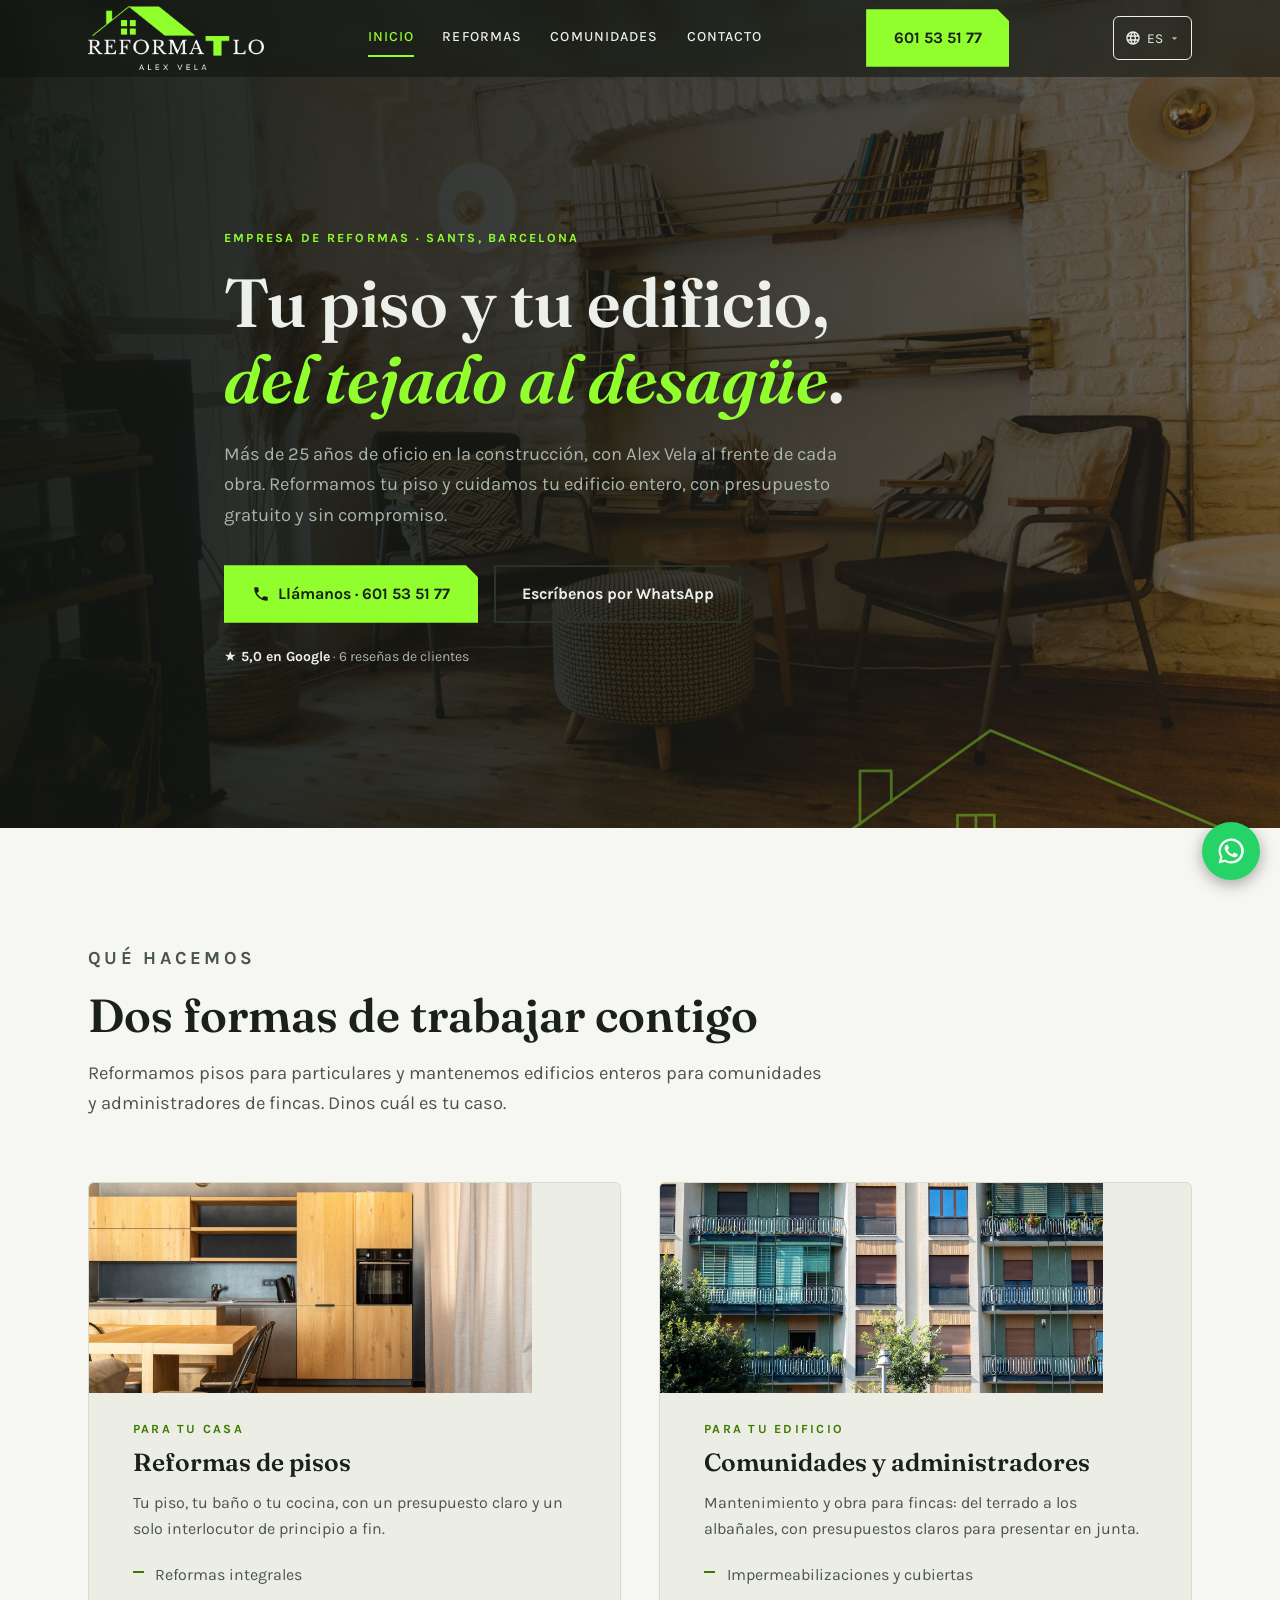
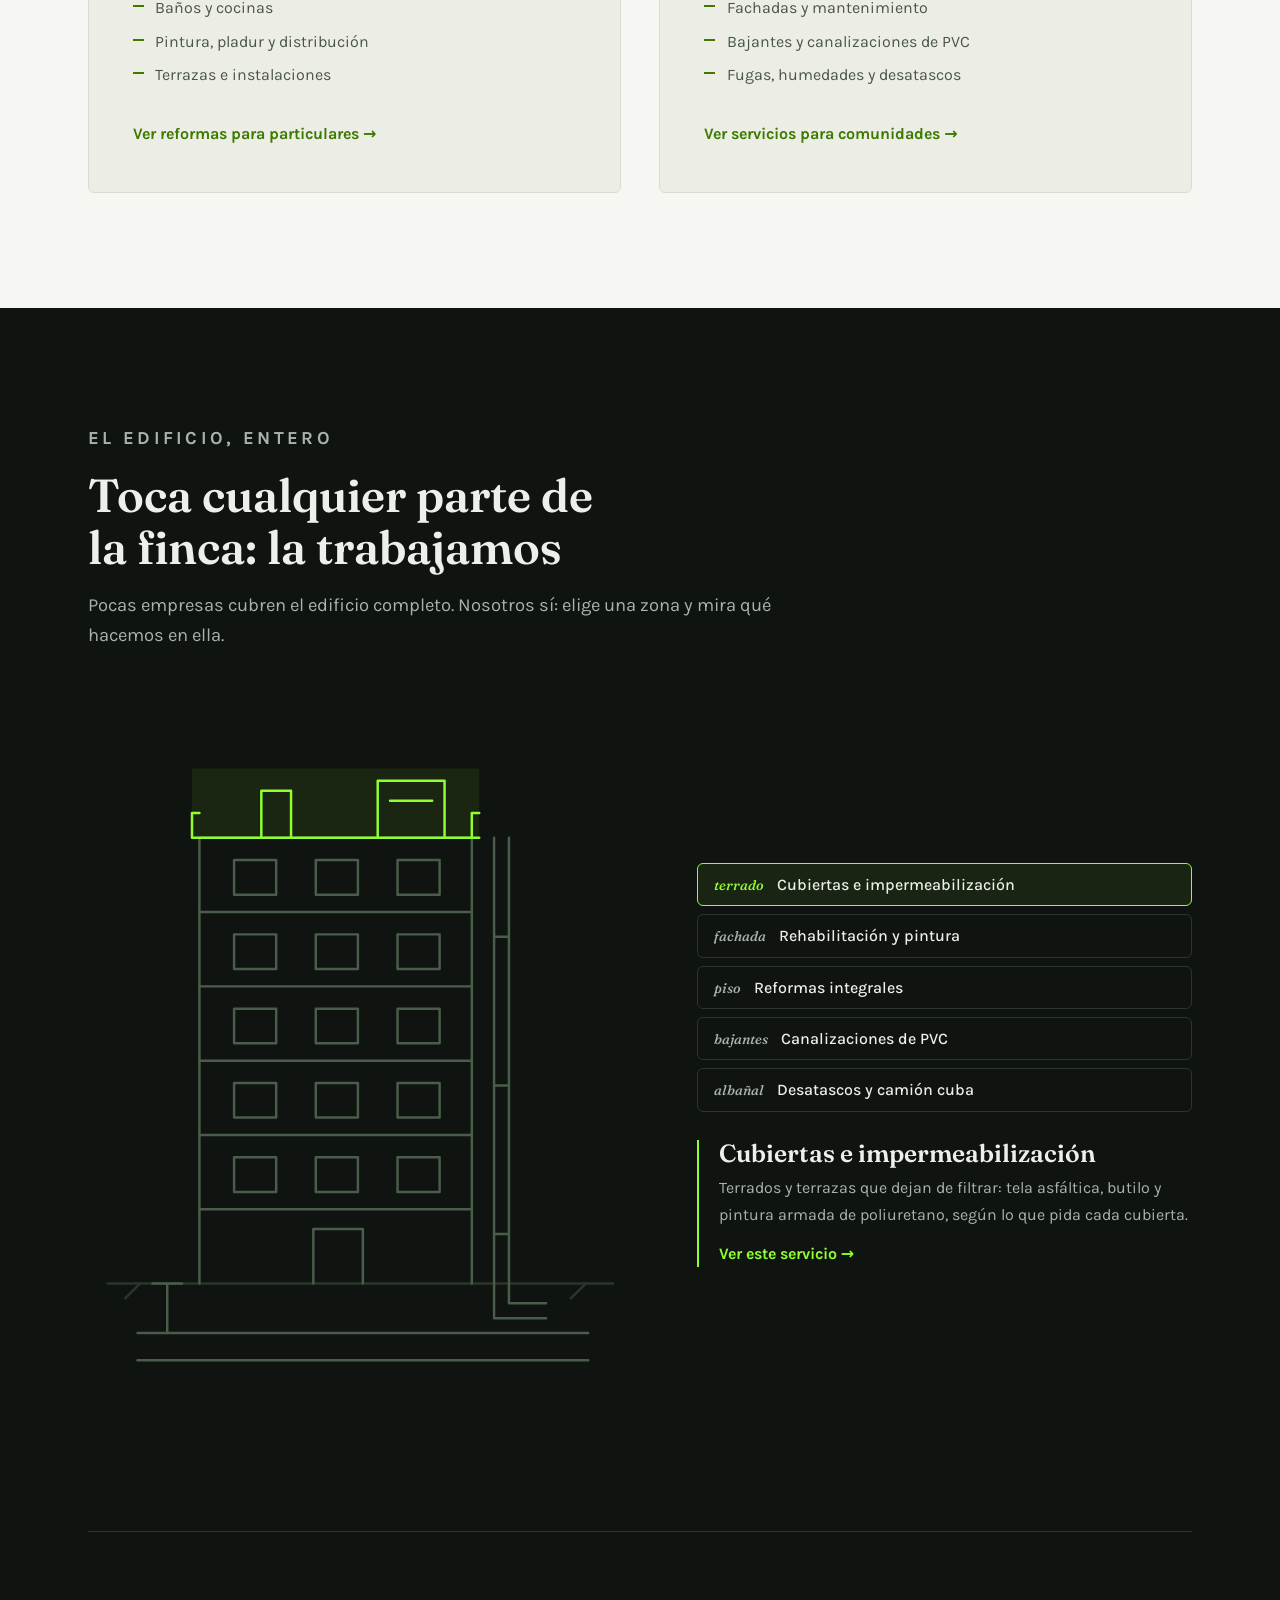
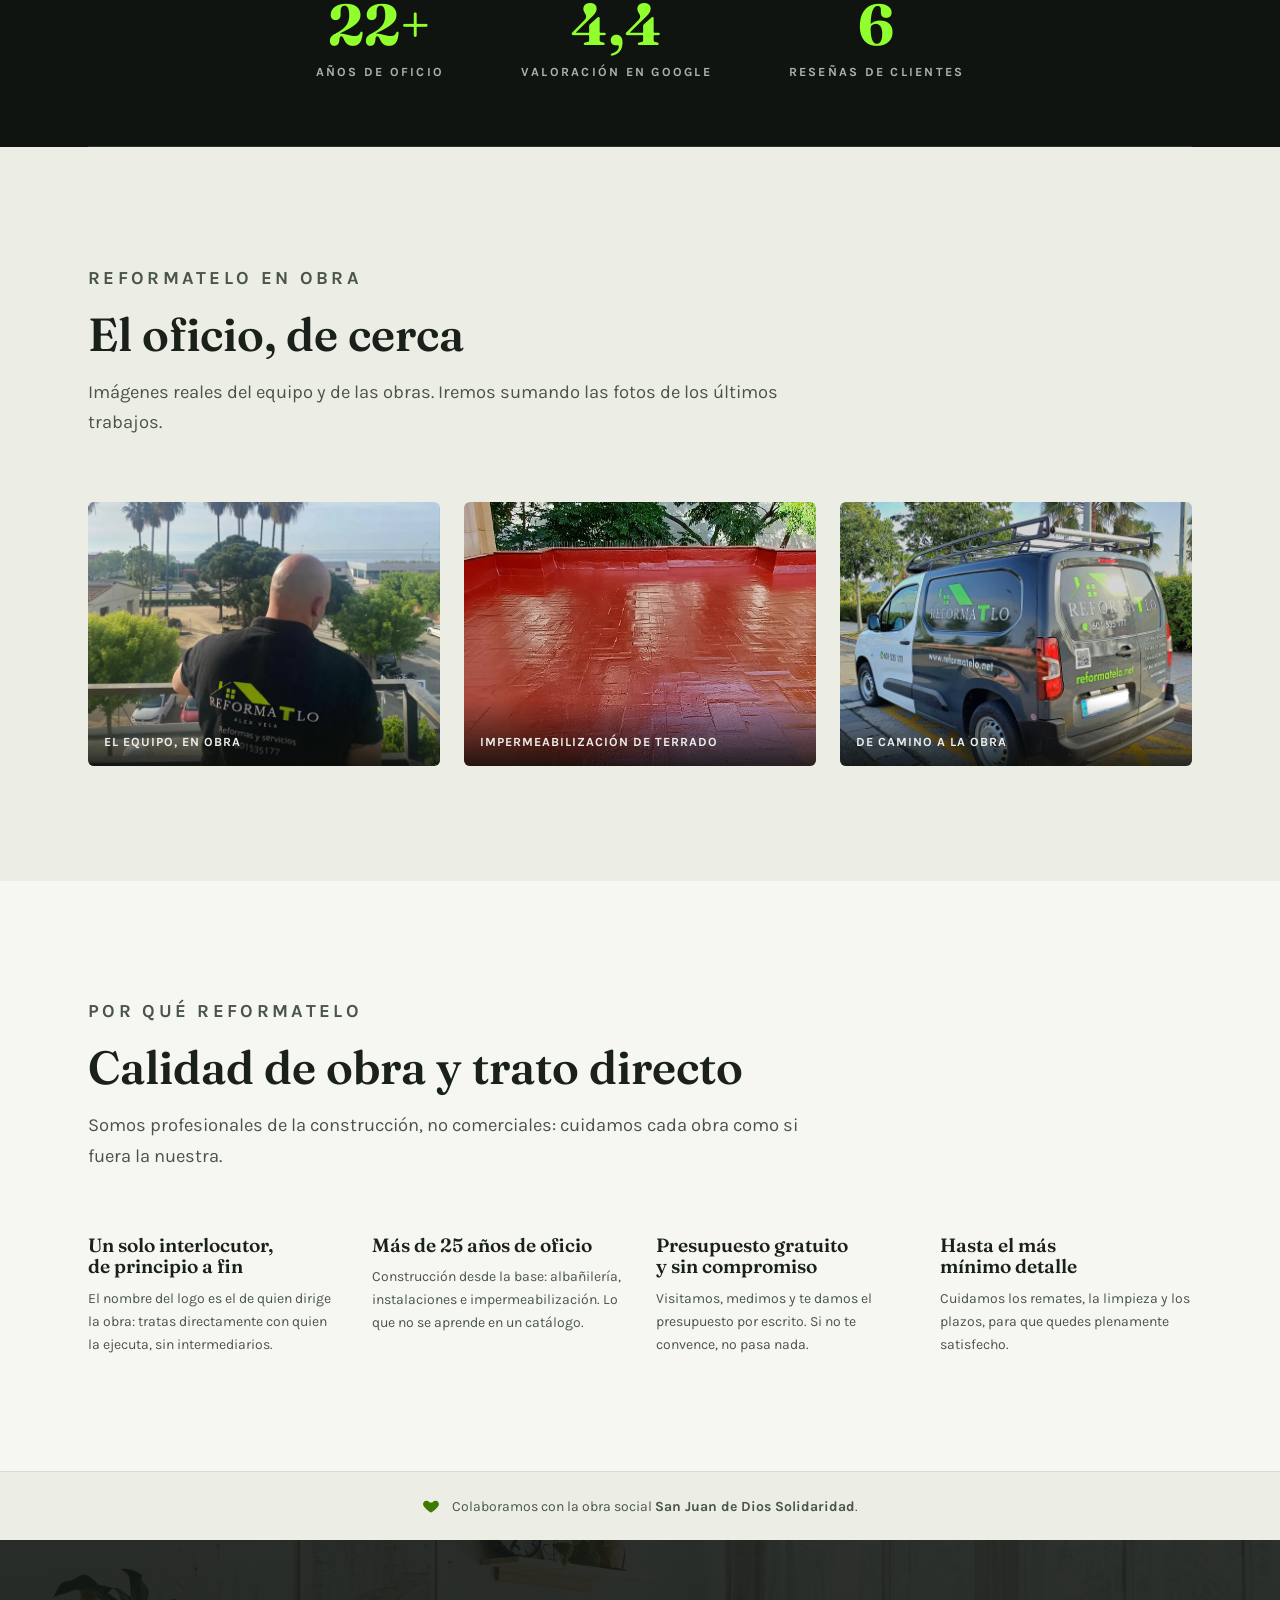
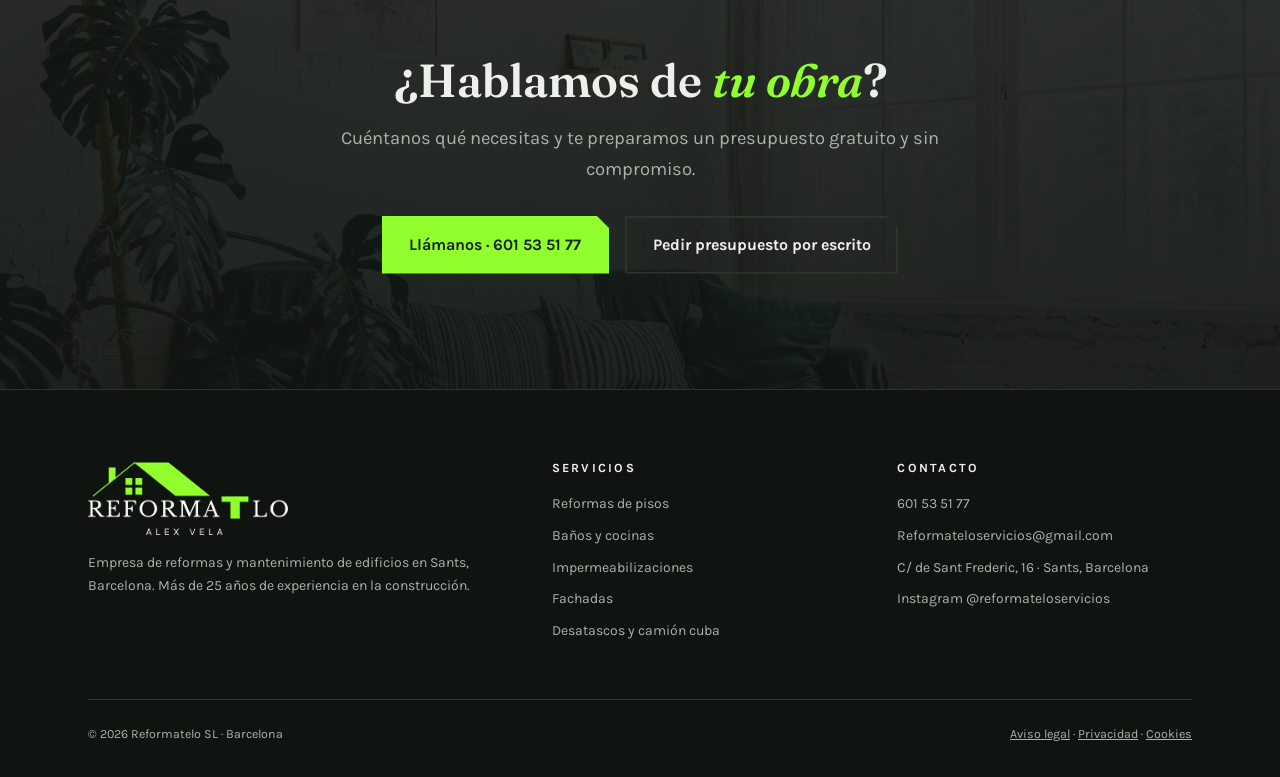
<file: index.html>
<!DOCTYPE html>
<html lang="es">
<head>
  <meta charset="UTF-8">
  <meta name="viewport" content="width=device-width, initial-scale=1.0">
  <title>Reformatelo · Reformas y mantenimiento de edificios en Barcelona</title>
  <meta name="description" content="Empresa de reformas en Sants (Barcelona) con más de 25 años de oficio. Reformas integrales de pisos, impermeabilizaciones, fachadas y mantenimiento para comunidades. Presupuesto gratuito y sin compromiso.">
  <link rel="canonical" href="https://www.reformatelo.net/">

  <!-- ---------- Idiomas -------------------------------------------------
       La página está escrita en castellano y es el castellano lo que indexa
       Google. El catalán y el inglés los pone js/i18n.js sobre la misma
       página; ?lang=ca y ?lang=en existen para poder pasar un enlace a
       alguien ya en su idioma.
       Este script va en el <head> y no al final: tiene que llegar antes de
       que se pinte nada, o el desplegable de idioma parpadearía. -->
  <link rel="alternate" hreflang="es" href="https://www.reformatelo.net/">
  <link rel="alternate" hreflang="ca" href="https://www.reformatelo.net/?lang=ca">
  <link rel="alternate" hreflang="en" href="https://www.reformatelo.net/?lang=en">
  <link rel="alternate" hreflang="x-default" href="https://www.reformatelo.net/">
  <script src="js/i18n.js"></script>

  <meta property="og:type" content="website">
  <meta property="og:title" content="Reformatelo · Reformas y mantenimiento de edificios en Barcelona">
  <meta property="og:description" content="Del tejado al desagüe: reformas de pisos y servicios para comunidades en Barcelona. Más de 25 años de oficio. Presupuesto gratuito.">
  <meta property="og:url" content="https://www.reformatelo.net/">
  <meta property="og:image" content="https://www.reformatelo.net/assets/logo-reformatelo.png">
  <meta property="og:locale" content="es_ES">
  <link rel="icon" type="image/png" href="assets/favicon.png">
  <link rel="preconnect" href="https://fonts.googleapis.com">
  <link rel="preconnect" href="https://fonts.gstatic.com" crossorigin>
  <link href="https://fonts.googleapis.com/css2?family=Fraunces:ital,opsz,wght@0,9..144,600;0,9..144,700;1,9..144,600&family=Karla:wght@400;500;700&display=swap" rel="stylesheet">
  <link rel="stylesheet" href="css/styles.css">
  <script type="application/ld+json">
  {
    "@context": "https://schema.org",
    "@type": "HomeAndConstructionBusiness",
    "name": "Reformatelo SL",
    "url": "https://www.reformatelo.net/",
    "image": "https://www.reformatelo.net/assets/logo-reformatelo.png",
    "telephone": "+34601535177",
    "email": "Reformateloservicios@gmail.com",
    "founder": { "@type": "Person", "name": "Alex Vela" },
    "address": {
      "@type": "PostalAddress",
      "streetAddress": "Carrer de Sant Frederic, 16",
      "addressLocality": "Barcelona",
      "addressRegion": "Barcelona",
      "postalCode": "08028",
      "addressCountry": "ES"
    },
    "areaServed": "Barcelona",
    "priceRange": "€€",
    "aggregateRating": {
      "@type": "AggregateRating",
      "ratingValue": "5.0",
      "reviewCount": "6"
    },
    "sameAs": ["https://www.instagram.com/reformateloservicios"]
  }
  </script>
</head>
<body>
  <a class="skip-link" href="#contingut">Saltar al contenido</a>

  <header class="site-nav">
    <div class="nav-inner container">
      <a class="nav-logo" href="index.html" aria-label="Reformatelo — inicio">
        <img src="assets/logo-reformatelo.png" alt="Reformatelo — Alex Vela" width="176" height="64" fetchpriority="high">
      </a>
      <nav class="nav-links" aria-label="Principal">
        <a href="index.html" aria-current="page">Inicio</a>
        <a href="reformas.html">Reformas</a>
        <a href="comunidades.html">Comunidades</a>
        <a href="contacto.html">Contacto</a>
      </nav>
      <a class="btn btn-primari btn-nav nav-tel" href="tel:+34601535177">601 53 51 77</a>

      <!-- Desplegable de idioma. Se queda en la barra a todos los anchos:
           es compacto y, a diferencia de los enlaces, no hace falta
           esconderlo dentro del cajón. SOLO existe si el JS ha arrancado
           (§4 del playbook): un control que no puede hacer nada vale
           menos que ningún control. -->
      <div class="tria-idioma" data-idioma-tria>
        <button class="tria-idioma-boto" type="button" data-idioma-boto
                aria-expanded="false" aria-haspopup="true"
                aria-label="Idioma de la página">
          <svg viewBox="0 0 24 24" aria-hidden="true" focusable="false"><path d="M12 2C6.48 2 2 6.48 2 12s4.48 10 10 10 10-4.48 10-10S17.52 2 12 2Zm6.93 6h-2.95a15.65 15.65 0 0 0-1.38-3.56A8.03 8.03 0 0 1 18.92 8ZM12 4.04c.83 1.2 1.48 2.53 1.91 3.96h-3.82c.43-1.43 1.08-2.76 1.91-3.96ZM4.26 14a7.85 7.85 0 0 1 0-4h3.38a16.6 16.6 0 0 0-.14 2c0 .68.06 1.34.14 2Zm.82 2h2.95c.32 1.25.78 2.45 1.38 3.56A7.99 7.99 0 0 1 5.08 16Zm2.95-8H5.08a7.99 7.99 0 0 1 4.33-3.56A15.65 15.65 0 0 0 8.03 8ZM12 19.96c-.83-1.2-1.48-2.53-1.91-3.96h3.82c-.43 1.43-1.08 2.76-1.91 3.96ZM14.34 14H9.66c-.09-.66-.16-1.32-.16-2 0-.68.07-1.35.16-2h4.68c.09.65.16 1.32.16 2 0 .68-.07 1.34-.16 2Zm.25 5.56c.6-1.11 1.06-2.31 1.38-3.56h2.95a8.03 8.03 0 0 1-4.33 3.56ZM16.36 14c.08-.66.14-1.32.14-2 0-.68-.06-1.34-.14-2h3.38a7.85 7.85 0 0 1 0 4Z"/></svg>
          <span data-idioma-actual data-sense-traduir>ES</span>
          <svg class="tria-idioma-punta" viewBox="0 0 24 24" aria-hidden="true" focusable="false"><path d="M12 15 6 9h12z"/></svg>
        </button>
        <!-- Cada idioma se llama como se llama él mismo, sin traducir:
             quien busca su lengua busca la palabra que conoce. -->
        <ul class="tria-idioma-menu" data-idioma-menu data-sense-traduir hidden>
          <li><button type="button" data-idioma-opcio="ca" lang="ca">Català</button></li>
          <li><button type="button" data-idioma-opcio="es" lang="es">Castellano</button></li>
          <li><button type="button" data-idioma-opcio="en" lang="en">English</button></li>
        </ul>
      </div>

      <button class="nav-hamburger" aria-label="Abrir el menú" aria-expanded="false" aria-controls="menu-mobil">
        <span></span><span></span><span></span>
      </button>
    </div>
  </header>

  <div class="mobile-menu" id="menu-mobil">
    <a href="index.html">Inicio</a>
    <a href="reformas.html">Reformas</a>
    <a href="comunidades.html">Comunidades</a>
    <a href="contacto.html">Contacto</a>
    <a class="btn btn-primari" href="tel:+34601535177">Llámanos · 601 53 51 77</a>

    <!-- Variante del selector de idioma para el cajón móvil: las tres
         opciones a la vista, sin botón ni menú desplegable (así lo
         admite `muntaTria` del motor). -->
    <div class="tria-idioma-mobil" data-idioma-tria data-sense-traduir>
      <button type="button" data-idioma-opcio="ca" lang="ca">Català</button>
      <button type="button" data-idioma-opcio="es" lang="es">Castellano</button>
      <button type="button" data-idioma-opcio="en" lang="en">English</button>
    </div>
  </div>

  <main id="contingut">

    <!-- ═══ Hero ═══ -->
    <section class="hero">
      <div class="container">
        <div class="hero-inner">
          <p class="eyebrow">Empresa de reformas · Sants, Barcelona</p>
          <h1>Tu piso y tu edificio, <em>del tejado al desagüe</em>.</h1>
          <p class="hero-sub">Más de 25 años de oficio en la construcción, con Alex Vela al frente de cada obra. Reformamos tu piso y cuidamos tu edificio entero, con presupuesto gratuito y sin compromiso.</p>
          <div class="hero-cta">
            <a class="btn btn-primari" href="tel:+34601535177">
              <svg width="18" height="18" viewBox="0 0 24 24" fill="currentColor" aria-hidden="true"><path d="M6.6 10.8c1.4 2.8 3.8 5.1 6.6 6.6l2.2-2.2c.3-.3.7-.4 1-.2 1.1.4 2.3.6 3.6.6.6 0 1 .4 1 1V20c0 .6-.4 1-1 1C10.6 21 3 13.4 3 4c0-.6.4-1 1-1h3.5c.6 0 1 .4 1 1 0 1.2.2 2.4.6 3.6.1.3 0 .7-.2 1l-2.3 2.2z"/></svg>
              Llámanos · 601 53 51 77
            </a>
            <a class="btn btn-contorn" href="https://wa.me/34601535177" target="_blank" rel="noopener">Escríbenos por WhatsApp</a>
          </div>
          <p class="hero-nota"><strong>★ <span data-reviews="rating">5,0</span> en Google</strong> · <span data-reviews="count">6</span> reseñas de clientes</p>
        </div>
      </div>
      <!-- Teulada del logo, redibuixada com a traç (decorativa) -->
      <svg class="hero-teulada" viewBox="0 0 640 210" aria-hidden="true">
        <path class="teulada-traç" d="M12 196 L242 32 L628 196"/>
        <path class="teulada-traç" d="M100 134 L100 76 L134 76 L134 110"/>
        <path class="teulada-traç" d="M206 124 h40 v40 h-40 z M226 124 v40 M206 144 h40"/>
      </svg>
    </section>

    <!-- ═══ Tria de camí: particular o comunitat ═══ -->
    <section class="seccio seccio-clara">
      <div class="container">
        <div class="seccio-cap reveal">
          <p class="eyebrow">Qué hacemos</p>
          <h2>Dos formas de trabajar contigo</h2>
          <p>Reformamos pisos para particulares y mantenemos edificios enteros para comunidades y administradores de fincas. Dinos cuál es tu caso.</p>
        </div>
        <div class="camins">
          <a class="cami reveal" href="reformas.html">
            <img class="cami-img" src="assets/stock-cocina.jpg" alt="Cocina reformada con muebles de madera" width="1600" height="1068" loading="lazy">
            <p class="eyebrow">Para tu casa</p>
            <h3>Reformas de pisos</h3>
            <p>Tu piso, tu baño o tu cocina, con un presupuesto claro y un solo interlocutor de principio a fin.</p>
            <ul>
              <li>Reformas integrales</li>
              <li>Baños y cocinas</li>
              <li>Pintura, pladur y distribución</li>
              <li>Terrazas e instalaciones</li>
            </ul>
            <span class="cami-enllac">Ver reformas para particulares →</span>
          </a>
          <a class="cami reveal" href="comunidades.html">
            <img class="cami-img" src="assets/stock-edificio.jpg" alt="Edificio de viviendas con balcones" width="1600" height="1067" loading="lazy">
            <p class="eyebrow">Para tu edificio</p>
            <h3>Comunidades y administradores</h3>
            <p>Mantenimiento y obra para fincas: del terrado a los albañales, con presupuestos claros para presentar en junta.</p>
            <ul>
              <li>Impermeabilizaciones y cubiertas</li>
              <li>Fachadas y mantenimiento</li>
              <li>Bajantes y canalizaciones de PVC</li>
              <li>Fugas, humedades y desatascos</li>
            </ul>
            <span class="cami-enllac">Ver servicios para comunidades →</span>
          </a>
        </div>
      </div>
    </section>

    <!-- ═══ Element signatura: l'edifici ═══ -->
    <section class="seccio seccio-fosca">
      <div class="container">
        <div class="seccio-cap reveal">
          <p class="eyebrow">El edificio, entero</p>
          <h2>Toca cualquier parte de la finca: la trabajamos</h2>
          <p>Pocas empresas cubren el edificio completo. Nosotros sí: elige una zona y mira qué hacemos en ella.</p>
        </div>
        <div class="edifici-grid">
          <div class="edifici-figura reveal" aria-hidden="true">
            <svg viewBox="0 0 440 560">
              <!-- terra -->
              <line class="traç terra-linia" x1="16" y1="460" x2="424" y2="460"/>
              <line class="traç terra-linia" x1="30" y1="472" x2="42" y2="460"/>
              <line class="traç terra-linia" x1="390" y1="472" x2="402" y2="460"/>

              <!-- edifici: cos -->
              <g class="edifici-part" data-part="fachada">
                <rect class="zona" x="88" y="102" width="224" height="358"/>
                <path class="traç" d="M90 460 V100 H310 V460"/>
                <line class="traç" x1="90" y1="160" x2="310" y2="160"/>
                <line class="traç" x1="90" y1="220" x2="310" y2="220"/>
                <line class="traç" x1="90" y1="280" x2="310" y2="280"/>
                <line class="traç" x1="90" y1="340" x2="310" y2="340"/>
                <line class="traç" x1="90" y1="400" x2="310" y2="400"/>
                <!-- finestres (plantes no destacades) -->
                <rect class="traç" x="118" y="118" width="34" height="28"/>
                <rect class="traç" x="184" y="118" width="34" height="28"/>
                <rect class="traç" x="250" y="118" width="34" height="28"/>
                <rect class="traç" x="118" y="178" width="34" height="28"/>
                <rect class="traç" x="184" y="178" width="34" height="28"/>
                <rect class="traç" x="250" y="178" width="34" height="28"/>
                <rect class="traç" x="118" y="298" width="34" height="28"/>
                <rect class="traç" x="184" y="298" width="34" height="28"/>
                <rect class="traç" x="250" y="298" width="34" height="28"/>
                <rect class="traç" x="118" y="358" width="34" height="28"/>
                <rect class="traç" x="184" y="358" width="34" height="28"/>
                <rect class="traç" x="250" y="358" width="34" height="28"/>
                <!-- porta dels baixos -->
                <path class="traç" d="M182 460 V416 H222 V460"/>
              </g>

              <!-- pis destacat (3a planta) -->
              <g class="edifici-part" data-part="piso">
                <rect class="zona" x="92" y="222" width="216" height="56"/>
                <rect class="traç" x="118" y="238" width="34" height="28"/>
                <rect class="traç" x="184" y="238" width="34" height="28"/>
                <rect class="traç" x="250" y="238" width="34" height="28"/>
              </g>

              <!-- terrat -->
              <g class="edifici-part" data-part="terrat">
                <rect class="zona" x="84" y="44" width="232" height="56"/>
                <path class="traç" d="M84 100 V80 H90 M310 100 V80 H316 M316 100 H84"/>
                <path class="traç" d="M140 100 V62 H164 V100"/>
                <path class="traç" d="M234 100 V54 H288 V100"/>
                <line class="traç" x1="244" y1="70" x2="278" y2="70"/>
              </g>

              <!-- baixant -->
              <g class="edifici-part" data-part="bajante">
                <rect class="zona" x="320" y="94" width="30" height="376"/>
                <path class="traç" d="M328 100 V488 H370"/>
                <path class="traç" d="M340 100 V476 H370"/>
                <line class="traç" x1="328" y1="180" x2="340" y2="180"/>
                <line class="traç" x1="328" y1="300" x2="340" y2="300"/>
                <line class="traç" x1="328" y1="420" x2="340" y2="420"/>
              </g>

              <!-- albañal / claveguera -->
              <g class="edifici-part" data-part="albanal">
                <rect class="zona" x="36" y="466" width="368" height="70"/>
                <path class="traç" d="M40 500 H404"/>
                <path class="traç" d="M40 522 H404"/>
                <path class="traç" d="M64 460 V500 M52 460 H76"/>
              </g>
            </svg>
          </div>
          <div>
            <div class="edifici-controls" role="group" aria-label="Partes del edificio">
              <button class="edifici-boto" type="button" data-part="terrat" aria-pressed="true"><span class="num">terrado</span> Cubiertas e impermeabilización</button>
              <button class="edifici-boto" type="button" data-part="fachada" aria-pressed="false"><span class="num">fachada</span> Rehabilitación y pintura</button>
              <button class="edifici-boto" type="button" data-part="piso" aria-pressed="false"><span class="num">piso</span> Reformas integrales</button>
              <button class="edifici-boto" type="button" data-part="bajante" aria-pressed="false"><span class="num">bajantes</span> Canalizaciones de PVC</button>
              <button class="edifici-boto" type="button" data-part="albanal" aria-pressed="false"><span class="num">albañal</span> Desatascos y camión cuba</button>
            </div>
            <div class="edifici-panell" aria-live="polite">
              <h3 data-edifici="titol">Cubiertas e impermeabilización</h3>
              <p data-edifici="text">Terrados y terrazas que dejan de filtrar: tela asfáltica, butilo y pintura armada de poliuretano, según lo que pida cada cubierta.</p>
              <a data-edifici="enllac" href="comunidades.html#impermeabilizacion">Ver este servicio →</a>
            </div>
          </div>
        </div>
      </div>
    </section>

    <!-- ═══ Estadístiques ═══ -->
    <section class="seccio-fosca">
      <div class="container">
        <div class="stats-franja reveal">
          <div class="stat">
            <span class="stat-number" data-target="25" data-suffix="+">25+</span>
            <span class="stat-label">Años de oficio</span>
          </div>
          <div class="stat">
            <span class="stat-number" data-reviews="rating-stat" data-target="5" data-decimals="1">5,0</span>
            <span class="stat-label">Valoración en Google</span>
          </div>
          <div class="stat">
            <span class="stat-number" data-reviews="count">6</span>
            <span class="stat-label">Reseñas de clientes</span>
          </div>
        </div>
      </div>
    </section>

    <!-- ═══ Fotos reals d'obra ═══ -->
    <section class="seccio seccio-clara-2">
      <div class="container">
        <div class="seccio-cap reveal">
          <p class="eyebrow">Reformatelo en obra</p>
          <h2>El oficio, de cerca</h2>
          <p>Imágenes reales del equipo y de las obras. Iremos sumando las fotos de los últimos trabajos.</p>
        </div>
        <div class="fotos-grid">
          <!-- Fotos reals de l'Instagram del client (@reformateloservicios, 2023) -->
          <figure class="foto-obra reveal">
            <img src="assets/ig-equipo-camiseta.webp" alt="Trabajador de Reformatelo con la camiseta de la empresa, en una obra con vistas" width="1440" height="1440" loading="lazy">
            <figcaption>El equipo, en obra</figcaption>
          </figure>
          <figure class="foto-obra foto-obra--terrat reveal">
            <img src="assets/ig-terrado-poliuretano.jpg" alt="Terrado comunitario impermeabilizado con pintura de poliuretano" width="540" height="960" loading="lazy">
            <figcaption>Impermeabilización de terrado</figcaption>
          </figure>
          <figure class="foto-obra reveal">
            <img src="assets/ig-furgoneta-rotulada.webp" alt="Furgoneta rotulada de Reformatelo, lista para ir a la obra" width="1440" height="1440" loading="lazy">
            <figcaption>De camino a la obra</figcaption>
          </figure>
        </div>
      </div>
    </section>

    <!-- ═══ Per què nosaltres ═══ -->
    <section class="seccio seccio-clara">
      <div class="container">
        <div class="seccio-cap reveal">
          <p class="eyebrow">Por qué Reformatelo</p>
          <h2>Calidad de obra y trato directo</h2>
          <p>Somos profesionales de la construcción, no comerciales: cuidamos cada obra como si fuera la nuestra.</p>
        </div>
        <div class="valors-grid">
          <div class="valor reveal">
            <h3>Un solo interlocutor, de principio a fin</h3>
            <p>El nombre del logo es el de quien dirige la obra: tratas directamente con quien la ejecuta, sin intermediarios.</p>
          </div>
          <div class="valor reveal">
            <h3>Más de 25 años de oficio</h3>
            <p>Construcción desde la base: albañilería, instalaciones e impermeabilización. Lo que no se aprende en un catálogo.</p>
          </div>
          <div class="valor reveal">
            <h3>Presupuesto gratuito y sin compromiso</h3>
            <p>Visitamos, medimos y te damos el presupuesto por escrito. Si no te convence, no pasa nada.</p>
          </div>
          <div class="valor reveal">
            <h3>Hasta el más mínimo detalle</h3>
            <p>Cuidamos los remates, la limpieza y los plazos, para que quedes plenamente satisfecho.</p>
          </div>
        </div>
      </div>
    </section>

    <!-- CONFIRMAR A LA REUNIÓ: vigència de la col·laboració amb San Juan de Dios (cartell 2024 a la seva web actual) -->
    <div class="solidari">
      <svg width="18" height="18" viewBox="0 0 24 24" fill="currentColor" aria-hidden="true"><path d="M12 21s-7.5-4.7-10-9.3C.4 8.6 2.4 5 6 5c2 0 3.4 1 4 2.2h4C14.6 6 16 5 18 5c3.6 0 5.6 3.6 4 6.7C19.5 16.3 12 21 12 21z"/></svg>
      <span>Colaboramos con la obra social <strong>San Juan de Dios Solidaridad</strong>.</span>
    </div>

    <!-- ═══ CTA final ═══ -->
    <section class="seccio seccio-fosca cta-final">
      <div class="container reveal">
        <h2>¿Hablamos de <em>tu obra</em>?</h2>
        <p>Cuéntanos qué necesitas y te preparamos un presupuesto gratuito y sin compromiso.</p>
        <div class="hero-cta">
          <a class="btn btn-primari" href="tel:+34601535177">Llámanos · 601 53 51 77</a>
          <a class="btn btn-contorn" href="contacto.html">Pedir presupuesto por escrito</a>
        </div>
      </div>
    </section>
  </main>

  <footer class="site-footer">
    <div class="container">
      <div class="footer-grid">
        <div class="footer-marca">
          <img src="assets/logo-reformatelo.png" alt="Reformatelo — Alex Vela" width="200" height="73" loading="lazy">
          <p>Empresa de reformas y mantenimiento de edificios en Sants, Barcelona. Más de 25 años de experiencia en la construcción.</p>
        </div>
        <div class="footer-col">
          <h3>Servicios</h3>
          <ul>
            <li><a href="reformas.html">Reformas de pisos</a></li>
            <li><a href="reformas.html#banos">Baños y cocinas</a></li>
            <li><a href="comunidades.html#impermeabilizacion">Impermeabilizaciones</a></li>
            <li><a href="comunidades.html#fachadas">Fachadas</a></li>
            <li><a href="comunidades.html#desatascos">Desatascos y camión cuba</a></li>
          </ul>
        </div>
        <div class="footer-col">
          <h3>Contacto</h3>
          <ul>
            <li><a href="tel:+34601535177">601 53 51 77</a></li>
            <li><a href="mailto:Reformateloservicios@gmail.com">Reformateloservicios@gmail.com</a></li>
            <li>C/ de Sant Frederic, 16 · Sants, Barcelona</li>
            <li><a href="https://www.instagram.com/reformateloservicios" target="_blank" rel="noopener">Instagram @reformateloservicios</a></li>
          </ul>
        </div>
      </div>
      <div class="footer-baix">
        <span>© 2026 Reformatelo SL · Barcelona</span>
        <span>
          <a href="aviso-legal.html">Aviso legal</a> ·
          <a href="politica-privacidad.html">Privacidad</a> ·
          <a href="politica-cookies.html">Cookies</a>
        </span>
      </div>
    </div>
  </footer>

  <a class="whatsapp-float" href="https://wa.me/34601535177" target="_blank" rel="noopener" aria-label="Escríbenos por WhatsApp">
    <svg width="30" height="30" viewBox="0 0 24 24" fill="currentColor" aria-hidden="true"><path d="M12 2a10 10 0 0 0-8.6 15L2 22l5.2-1.4A10 10 0 1 0 12 2zm0 18.2c-1.5 0-3-.4-4.3-1.2l-.3-.2-3 .8.8-3-.2-.3A8.2 8.2 0 1 1 12 20.2zm4.5-6.1c-.2-.1-1.5-.7-1.7-.8-.2-.1-.4-.1-.6.1-.2.2-.6.8-.8 1-.1.2-.3.2-.5.1a6.7 6.7 0 0 1-3.4-3c-.3-.4 0-.5.1-.7l.4-.5c.1-.2.2-.3.3-.5v-.5c0-.1-.5-1.3-.7-1.8-.2-.5-.4-.4-.6-.4h-.5c-.2 0-.5.1-.7.3-.2.3-.9.9-.9 2.2s.9 2.5 1 2.7c.1.2 1.8 2.8 4.4 3.9.6.3 1.1.4 1.5.6.6.2 1.2.2 1.6.1.5-.1 1.5-.6 1.7-1.2.2-.6.2-1.1.2-1.2l-.5-.4z"/></svg>
  </a>

  <script src="js/traduccions.js"></script>
  <script src="js/main.js"></script>
</body>
</html>
</file>
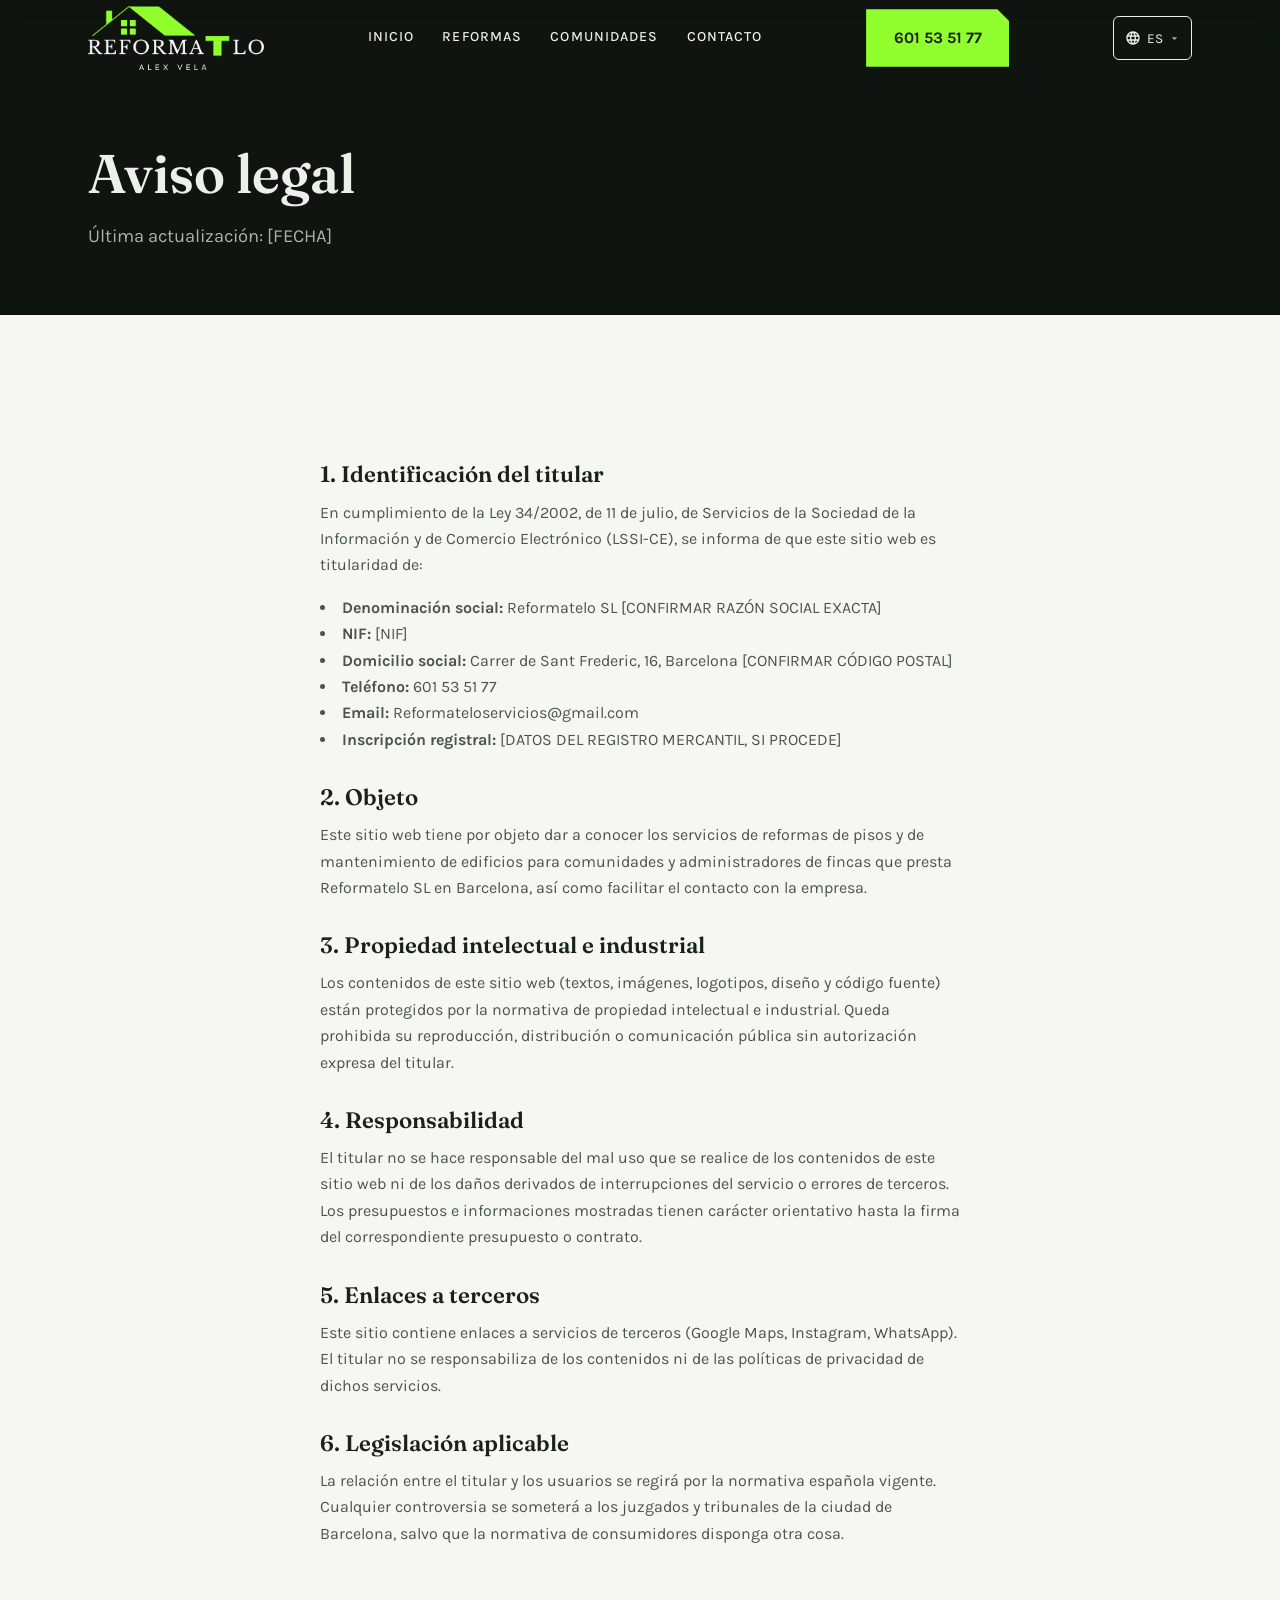
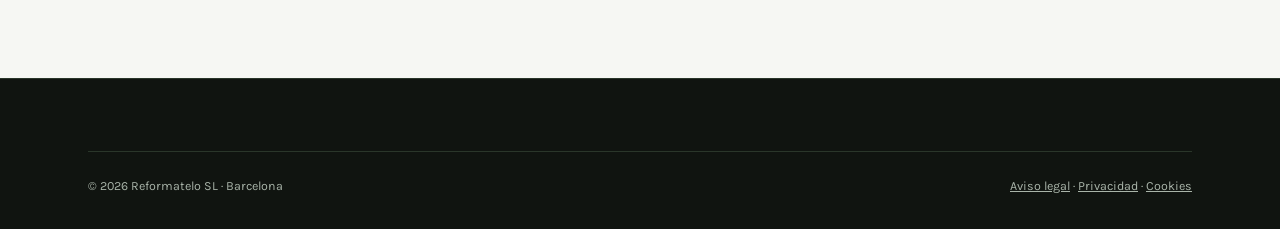
<file: aviso-legal.html>
<!DOCTYPE html>
<html lang="es">
<head>
  <meta charset="UTF-8">
  <meta name="viewport" content="width=device-width, initial-scale=1.0">
  <title>Aviso legal · Reformatelo</title>
  <meta name="description" content="Aviso legal de Reformatelo SL.">
  <meta name="robots" content="noindex, follow">
  <link rel="canonical" href="https://www.reformatelo.net/aviso-legal.html">
  <!-- Idiomes: la pàgina és en castellà (idioma base) i és el que indexa Google.
       Els altres idiomes els posa js/i18n.js sobre la mateixa pàgina; ?lang=xx
       existeix per passar un enllaç ja en un altre idioma. i18n.js va al <head>
       perquè ha d'arribar abans que es pinti res. -->
  <link rel="alternate" hreflang="es" href="https://www.reformatelo.net/aviso-legal.html">
  <link rel="alternate" hreflang="ca" href="https://www.reformatelo.net/aviso-legal.html?lang=ca">
  <link rel="alternate" hreflang="en" href="https://www.reformatelo.net/aviso-legal.html?lang=en">
  <link rel="alternate" hreflang="x-default" href="https://www.reformatelo.net/aviso-legal.html">

  <!-- ---------- Idiomas ----------------------------------------------
       Página noindex: sin hreflang (no es indexable). El desplegable y
       la traducción sí funcionan igual que en el resto de la web —
       ver la nota completa en index.html. -->
  <script src="js/i18n.js"></script>

  <link rel="icon" type="image/png" href="assets/favicon.png">
  <link rel="preconnect" href="https://fonts.googleapis.com">
  <link rel="preconnect" href="https://fonts.gstatic.com" crossorigin>
  <link href="https://fonts.googleapis.com/css2?family=Fraunces:ital,opsz,wght@0,9..144,600;0,9..144,700;1,9..144,600&family=Karla:wght@400;500;700&display=swap" rel="stylesheet">
  <link rel="stylesheet" href="css/styles.css">
</head>
<body>
  <a class="skip-link" href="#contingut">Saltar al contenido</a>

  <header class="site-nav scrolled">
    <div class="nav-inner container">
      <a class="nav-logo" href="index.html" aria-label="Reformatelo — inicio">
        <img src="assets/logo-reformatelo.png" alt="Reformatelo — Alex Vela" width="176" height="64" fetchpriority="high">
      </a>
      <nav class="nav-links" aria-label="Principal">
        <a href="index.html">Inicio</a>
        <a href="reformas.html">Reformas</a>
        <a href="comunidades.html">Comunidades</a>
        <a href="contacto.html">Contacto</a>
      </nav>
      <a class="btn btn-primari btn-nav nav-tel" href="tel:+34601535177">601 53 51 77</a>

      <!-- Desplegable de idioma: ver la nota completa en index.html. -->
      <div class="tria-idioma" data-idioma-tria>
        <button class="tria-idioma-boto" type="button" data-idioma-boto
                aria-expanded="false" aria-haspopup="true"
                aria-label="Idioma de la página">
          <svg viewBox="0 0 24 24" aria-hidden="true" focusable="false"><path d="M12 2C6.48 2 2 6.48 2 12s4.48 10 10 10 10-4.48 10-10S17.52 2 12 2Zm6.93 6h-2.95a15.65 15.65 0 0 0-1.38-3.56A8.03 8.03 0 0 1 18.92 8ZM12 4.04c.83 1.2 1.48 2.53 1.91 3.96h-3.82c.43-1.43 1.08-2.76 1.91-3.96ZM4.26 14a7.85 7.85 0 0 1 0-4h3.38a16.6 16.6 0 0 0-.14 2c0 .68.06 1.34.14 2Zm.82 2h2.95c.32 1.25.78 2.45 1.38 3.56A7.99 7.99 0 0 1 5.08 16Zm2.95-8H5.08a7.99 7.99 0 0 1 4.33-3.56A15.65 15.65 0 0 0 8.03 8ZM12 19.96c-.83-1.2-1.48-2.53-1.91-3.96h3.82c-.43 1.43-1.08 2.76-1.91 3.96ZM14.34 14H9.66c-.09-.66-.16-1.32-.16-2 0-.68.07-1.35.16-2h4.68c.09.65.16 1.32.16 2 0 .68-.07 1.34-.16 2Zm.25 5.56c.6-1.11 1.06-2.31 1.38-3.56h2.95a8.03 8.03 0 0 1-4.33 3.56ZM16.36 14c.08-.66.14-1.32.14-2 0-.68-.06-1.34-.14-2h3.38a7.85 7.85 0 0 1 0 4Z"/></svg>
          <span data-idioma-actual data-sense-traduir>ES</span>
          <svg class="tria-idioma-punta" viewBox="0 0 24 24" aria-hidden="true" focusable="false"><path d="M12 15 6 9h12z"/></svg>
        </button>
        <ul class="tria-idioma-menu" data-idioma-menu data-sense-traduir hidden>
          <li><button type="button" data-idioma-opcio="ca" lang="ca">Català</button></li>
          <li><button type="button" data-idioma-opcio="es" lang="es">Castellano</button></li>
          <li><button type="button" data-idioma-opcio="en" lang="en">English</button></li>
        </ul>
      </div>

      <button class="nav-hamburger" aria-label="Abrir el menú" aria-expanded="false" aria-controls="menu-mobil">
        <span></span><span></span><span></span>
      </button>
    </div>
  </header>

  <div class="mobile-menu" id="menu-mobil">
    <a href="index.html">Inicio</a>
    <a href="reformas.html">Reformas</a>
    <a href="comunidades.html">Comunidades</a>
    <a href="contacto.html">Contacto</a>
    <a class="btn btn-primari" href="tel:+34601535177">Llámanos · 601 53 51 77</a>

    <div class="tria-idioma-mobil" data-idioma-tria data-sense-traduir>
      <button type="button" data-idioma-opcio="ca" lang="ca">Català</button>
      <button type="button" data-idioma-opcio="es" lang="es">Castellano</button>
      <button type="button" data-idioma-opcio="en" lang="en">English</button>
    </div>
  </div>

  <main id="contingut">
    <section class="hero-compacte">
      <div class="container">
        <h1>Aviso legal</h1>
        <p>Última actualización: [FECHA]</p>
      </div>
    </section>

    <section class="seccio seccio-clara">
      <div class="container legal-cos">
        <!-- ESQUELET LEGAL: omplir els camps [ENTRE CLAUDÀTORS] amb les dades
             fiscals reals del negoci abans de publicar. -->
        <h2>1. Identificación del titular</h2>
        <p>En cumplimiento de la Ley 34/2002, de 11 de julio, de Servicios de la Sociedad de la Información y de Comercio Electrónico (LSSI-CE), se informa de que este sitio web es titularidad de:</p>
        <ul>
          <li><strong>Denominación social:</strong> Reformatelo SL [CONFIRMAR RAZÓN SOCIAL EXACTA]</li>
          <li><strong>NIF:</strong> [NIF]</li>
          <li><strong>Domicilio social:</strong> Carrer de Sant Frederic, 16, Barcelona [CONFIRMAR CÓDIGO POSTAL]</li>
          <li><strong>Teléfono:</strong> 601 53 51 77</li>
          <li><strong>Email:</strong> Reformateloservicios@gmail.com</li>
          <li><strong>Inscripción registral:</strong> [DATOS DEL REGISTRO MERCANTIL, SI PROCEDE]</li>
        </ul>

        <h2>2. Objeto</h2>
        <p>Este sitio web tiene por objeto dar a conocer los servicios de reformas de pisos y de mantenimiento de edificios para comunidades y administradores de fincas que presta Reformatelo SL en Barcelona, así como facilitar el contacto con la empresa.</p>

        <h2>3. Propiedad intelectual e industrial</h2>
        <p>Los contenidos de este sitio web (textos, imágenes, logotipos, diseño y código fuente) están protegidos por la normativa de propiedad intelectual e industrial. Queda prohibida su reproducción, distribución o comunicación pública sin autorización expresa del titular.</p>

        <h2>4. Responsabilidad</h2>
        <p>El titular no se hace responsable del mal uso que se realice de los contenidos de este sitio web ni de los daños derivados de interrupciones del servicio o errores de terceros. Los presupuestos e informaciones mostradas tienen carácter orientativo hasta la firma del correspondiente presupuesto o contrato.</p>

        <h2>5. Enlaces a terceros</h2>
        <p>Este sitio contiene enlaces a servicios de terceros (Google Maps, Instagram, WhatsApp). El titular no se responsabiliza de los contenidos ni de las políticas de privacidad de dichos servicios.</p>

        <h2>6. Legislación aplicable</h2>
        <p>La relación entre el titular y los usuarios se regirá por la normativa española vigente. Cualquier controversia se someterá a los juzgados y tribunales de la ciudad de Barcelona, salvo que la normativa de consumidores disponga otra cosa.</p>
      </div>
    </section>
  </main>

  <footer class="site-footer">
    <div class="container">
      <div class="footer-baix">
        <span>© 2026 Reformatelo SL · Barcelona</span>
        <span>
          <a href="aviso-legal.html">Aviso legal</a> ·
          <a href="politica-privacidad.html">Privacidad</a> ·
          <a href="politica-cookies.html">Cookies</a>
        </span>
      </div>
    </div>
  </footer>

  <script src="js/traduccions.js"></script>
  <script src="js/main.js"></script>
</body>
</html>
</file>
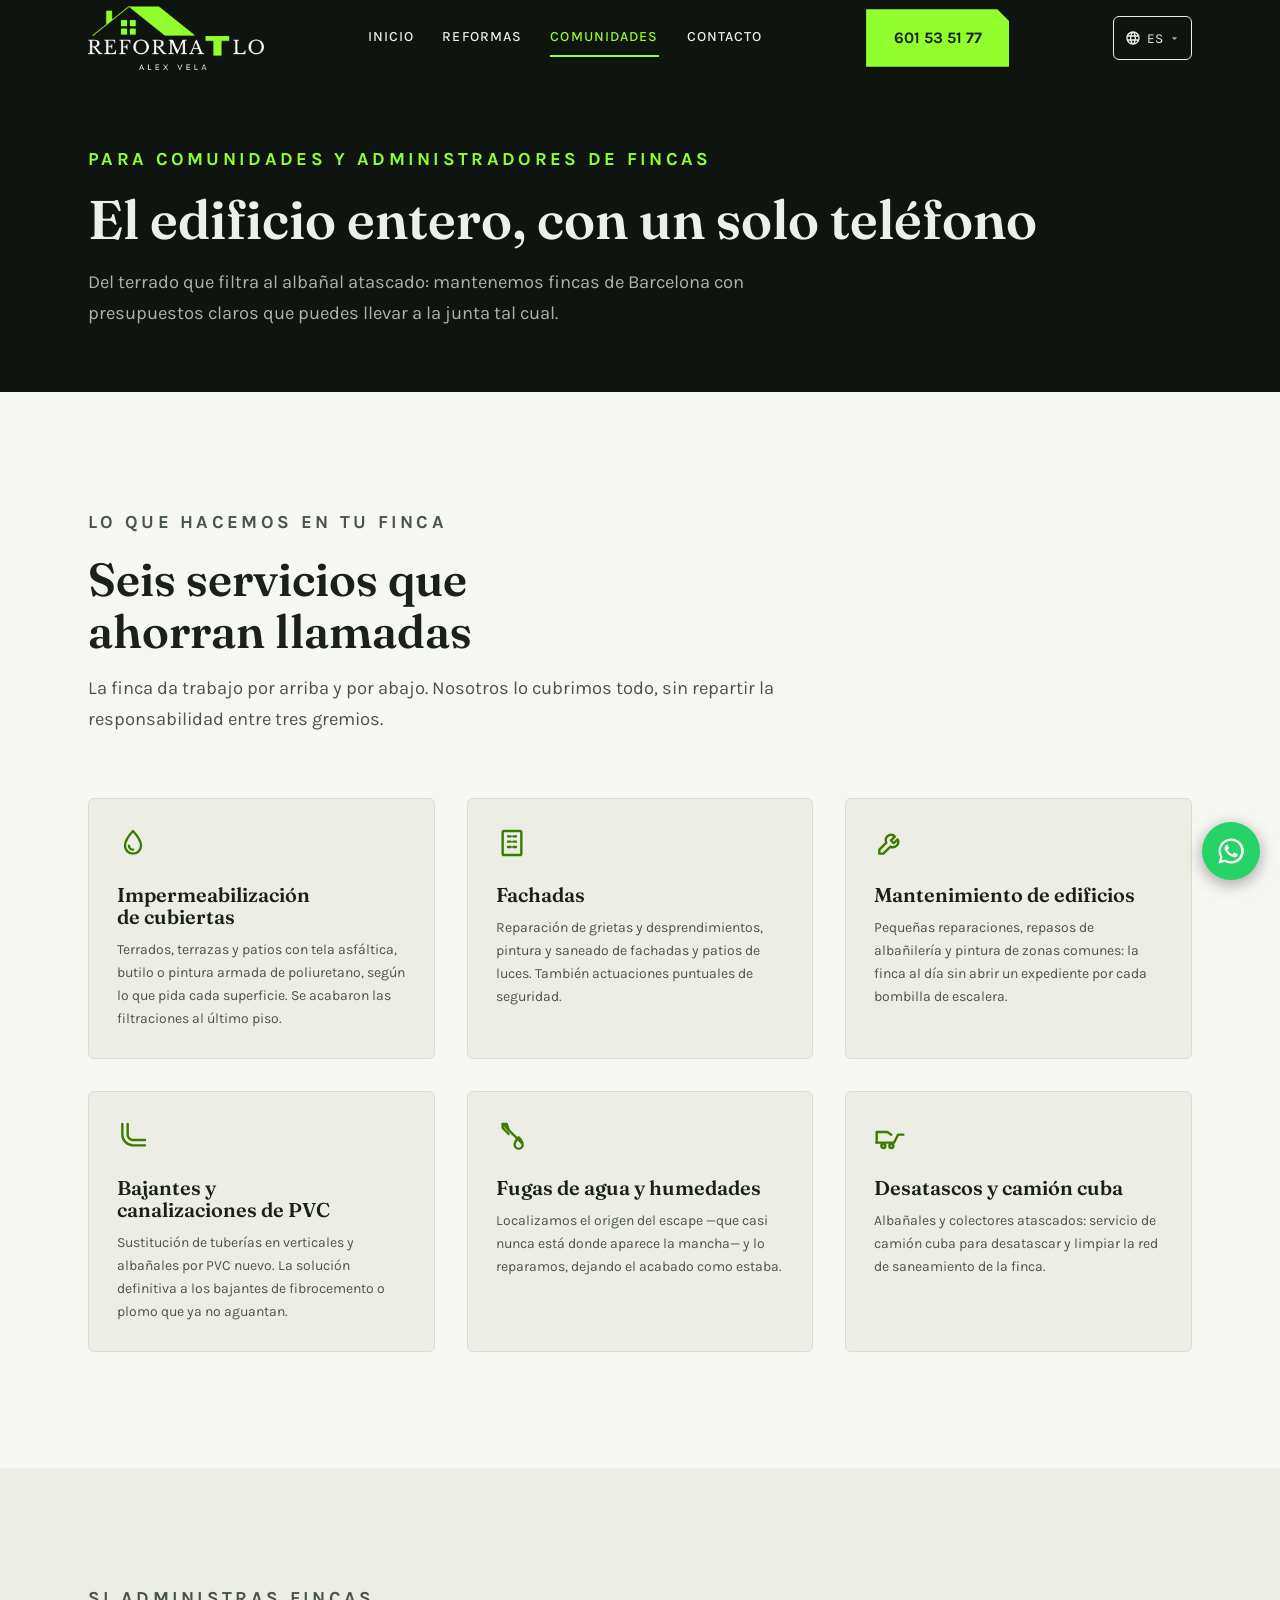
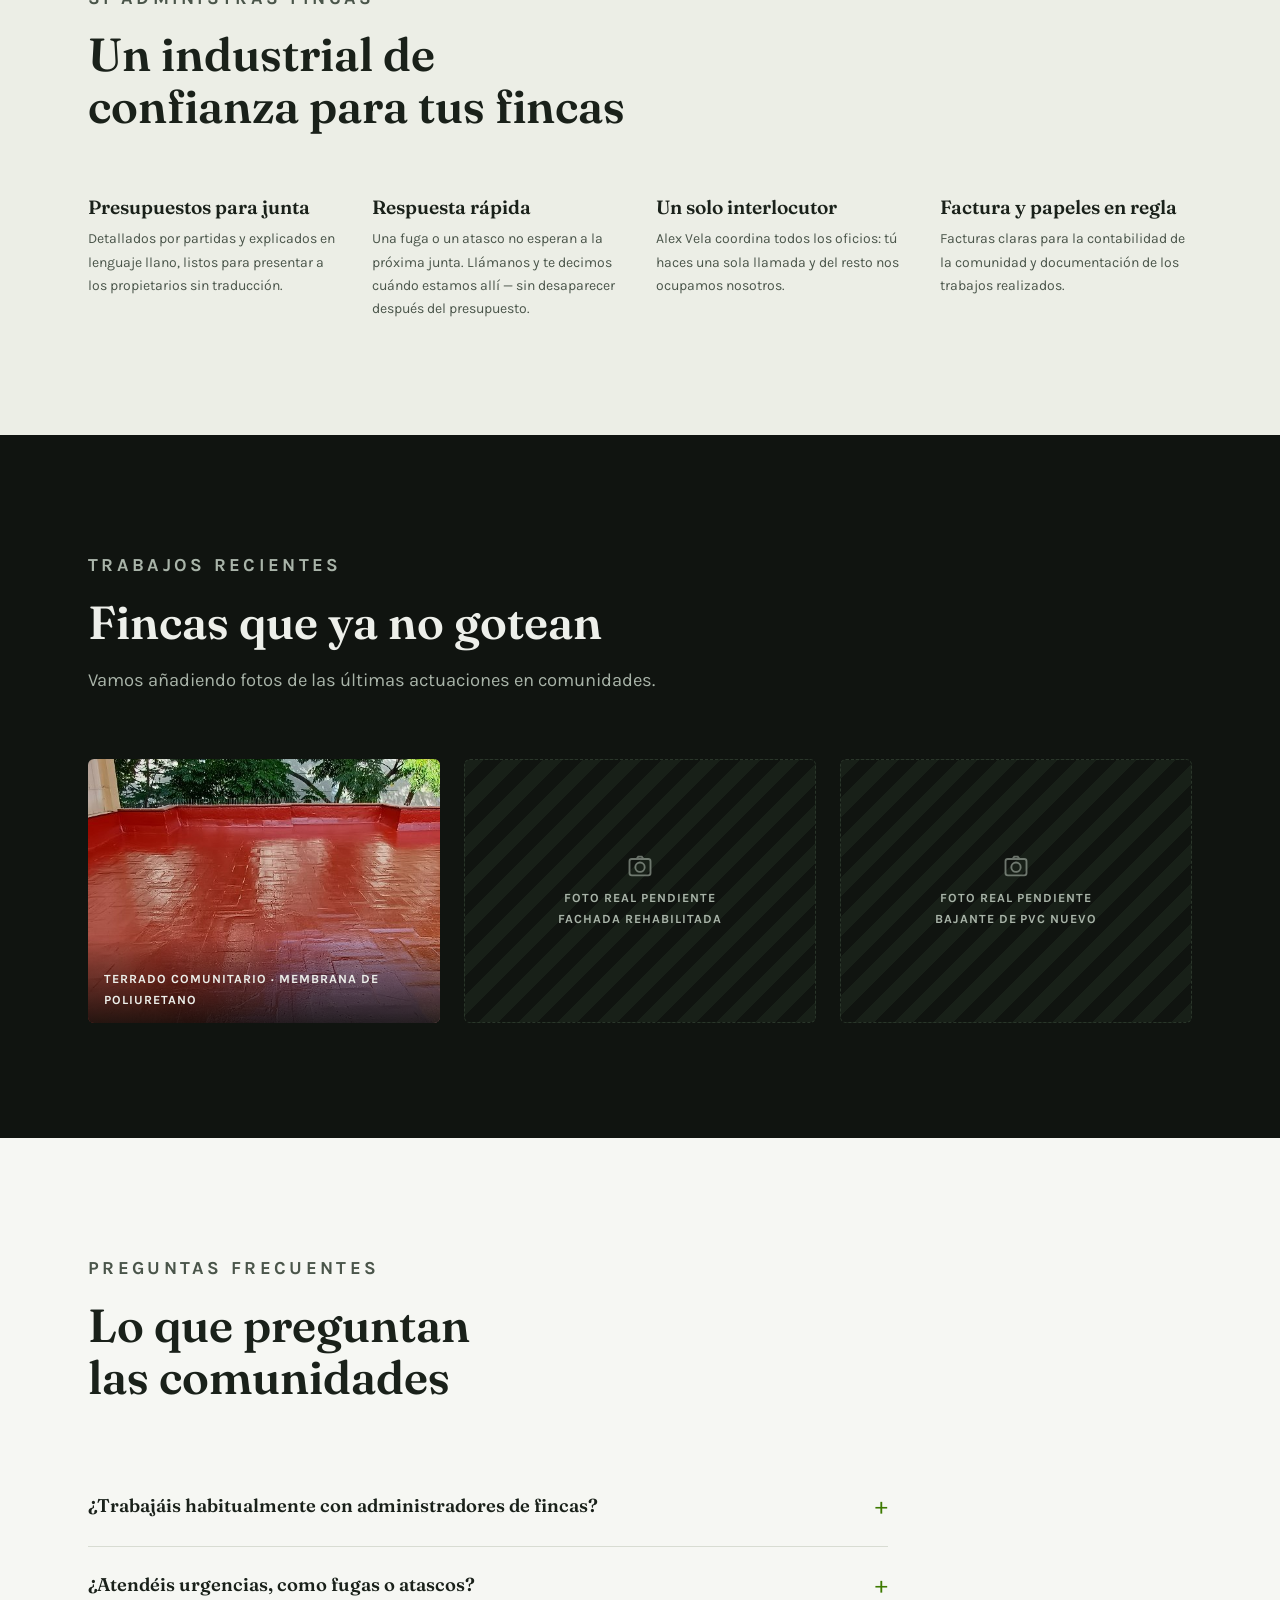
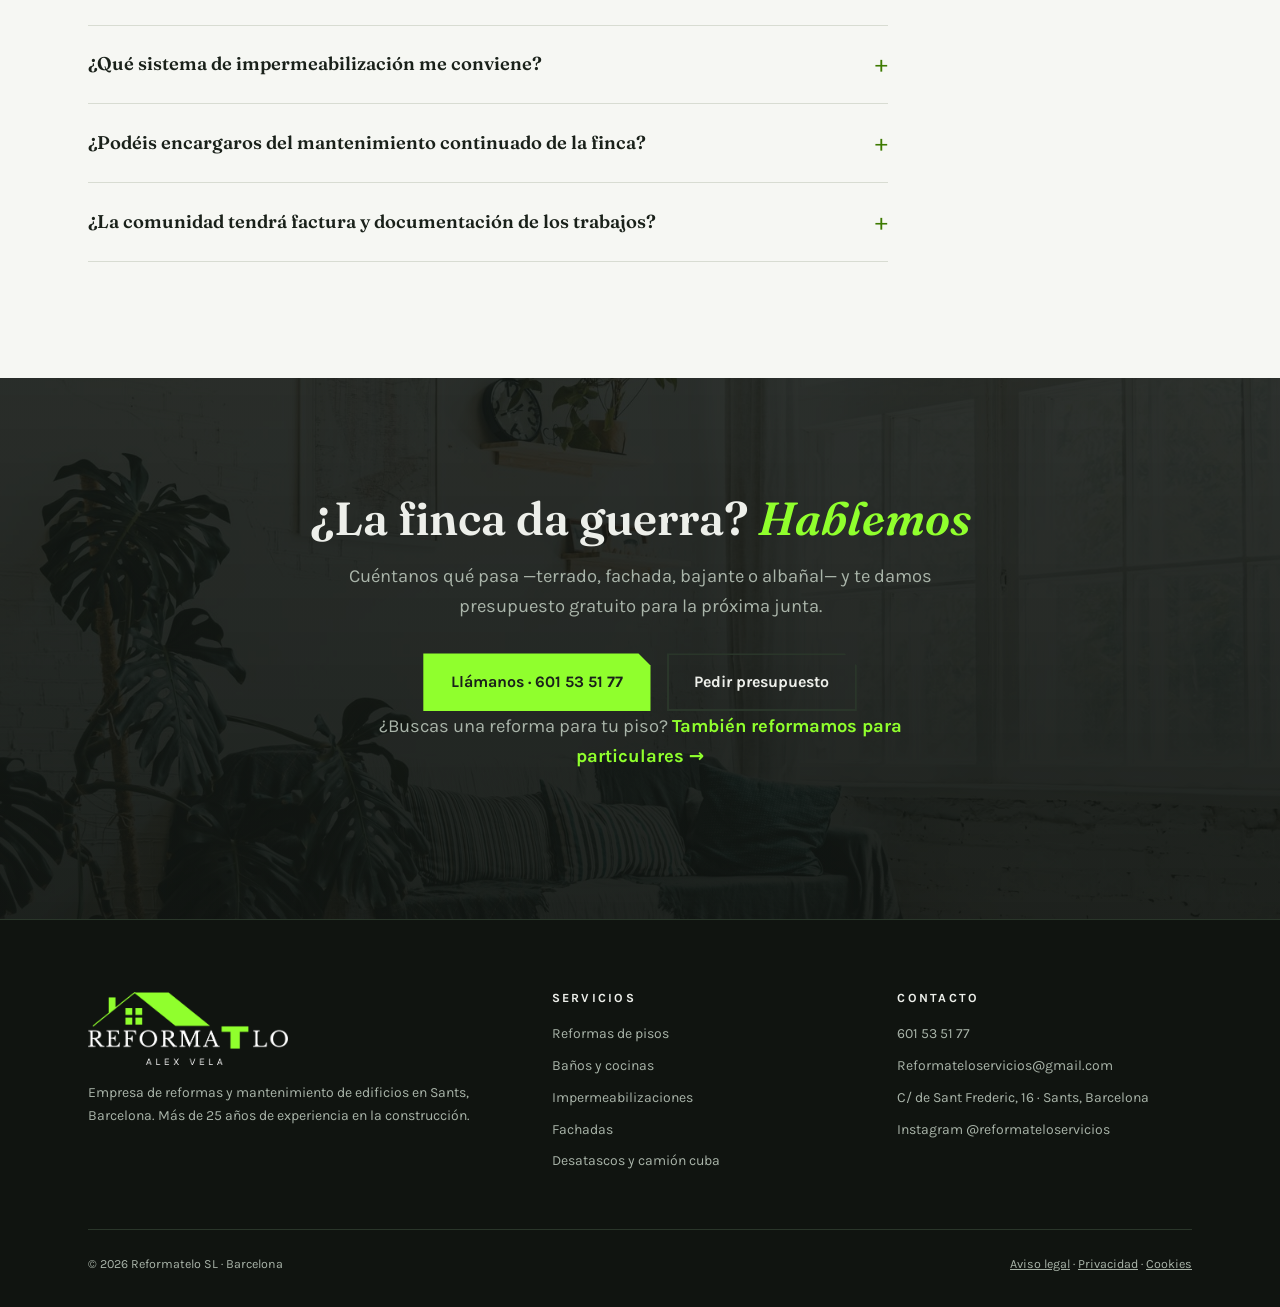
<file: comunidades.html>
<!DOCTYPE html>
<html lang="es">
<head>
  <meta charset="UTF-8">
  <meta name="viewport" content="width=device-width, initial-scale=1.0">
  <title>Servicios para comunidades y administradores de fincas en Barcelona · Reformatelo</title>
  <meta name="description" content="Impermeabilización de cubiertas, fachadas, mantenimiento de edificios, bajantes de PVC, fugas y desatascos con camión cuba en Barcelona. Presupuestos claros para juntas de propietarios.">
  <link rel="canonical" href="https://www.reformatelo.net/comunidades.html">

  <!-- ---------- Idiomas: ver la nota completa en index.html ---------- -->
  <link rel="alternate" hreflang="es" href="https://www.reformatelo.net/comunidades.html">
  <link rel="alternate" hreflang="ca" href="https://www.reformatelo.net/comunidades.html?lang=ca">
  <link rel="alternate" hreflang="en" href="https://www.reformatelo.net/comunidades.html?lang=en">
  <link rel="alternate" hreflang="x-default" href="https://www.reformatelo.net/comunidades.html">
  <script src="js/i18n.js"></script>

  <meta property="og:type" content="website">
  <meta property="og:title" content="Servicios para comunidades y administradores de fincas · Reformatelo">
  <meta property="og:description" content="Del terrado a los albañales: impermeabilización, fachadas, bajantes y desatascos para fincas de Barcelona.">
  <meta property="og:url" content="https://www.reformatelo.net/comunidades.html">
  <meta property="og:image" content="https://www.reformatelo.net/assets/logo-reformatelo.png">
  <meta property="og:locale" content="es_ES">
  <link rel="icon" type="image/png" href="assets/favicon.png">
  <link rel="preconnect" href="https://fonts.googleapis.com">
  <link rel="preconnect" href="https://fonts.gstatic.com" crossorigin>
  <link href="https://fonts.googleapis.com/css2?family=Fraunces:ital,opsz,wght@0,9..144,600;0,9..144,700;1,9..144,600&family=Karla:wght@400;500;700&display=swap" rel="stylesheet">
  <link rel="stylesheet" href="css/styles.css">
</head>
<body>
  <a class="skip-link" href="#contingut">Saltar al contenido</a>

  <header class="site-nav">
    <div class="nav-inner container">
      <a class="nav-logo" href="index.html" aria-label="Reformatelo — inicio">
        <img src="assets/logo-reformatelo.png" alt="Reformatelo — Alex Vela" width="176" height="64" fetchpriority="high">
      </a>
      <nav class="nav-links" aria-label="Principal">
        <a href="index.html">Inicio</a>
        <a href="reformas.html">Reformas</a>
        <a href="comunidades.html" aria-current="page">Comunidades</a>
        <a href="contacto.html">Contacto</a>
      </nav>
      <a class="btn btn-primari btn-nav nav-tel" href="tel:+34601535177">601 53 51 77</a>

      <!-- Desplegable de idioma: ver la nota completa en index.html. -->
      <div class="tria-idioma" data-idioma-tria>
        <button class="tria-idioma-boto" type="button" data-idioma-boto
                aria-expanded="false" aria-haspopup="true"
                aria-label="Idioma de la página">
          <svg viewBox="0 0 24 24" aria-hidden="true" focusable="false"><path d="M12 2C6.48 2 2 6.48 2 12s4.48 10 10 10 10-4.48 10-10S17.52 2 12 2Zm6.93 6h-2.95a15.65 15.65 0 0 0-1.38-3.56A8.03 8.03 0 0 1 18.92 8ZM12 4.04c.83 1.2 1.48 2.53 1.91 3.96h-3.82c.43-1.43 1.08-2.76 1.91-3.96ZM4.26 14a7.85 7.85 0 0 1 0-4h3.38a16.6 16.6 0 0 0-.14 2c0 .68.06 1.34.14 2Zm.82 2h2.95c.32 1.25.78 2.45 1.38 3.56A7.99 7.99 0 0 1 5.08 16Zm2.95-8H5.08a7.99 7.99 0 0 1 4.33-3.56A15.65 15.65 0 0 0 8.03 8ZM12 19.96c-.83-1.2-1.48-2.53-1.91-3.96h3.82c-.43 1.43-1.08 2.76-1.91 3.96ZM14.34 14H9.66c-.09-.66-.16-1.32-.16-2 0-.68.07-1.35.16-2h4.68c.09.65.16 1.32.16 2 0 .68-.07 1.34-.16 2Zm.25 5.56c.6-1.11 1.06-2.31 1.38-3.56h2.95a8.03 8.03 0 0 1-4.33 3.56ZM16.36 14c.08-.66.14-1.32.14-2 0-.68-.06-1.34-.14-2h3.38a7.85 7.85 0 0 1 0 4Z"/></svg>
          <span data-idioma-actual data-sense-traduir>ES</span>
          <svg class="tria-idioma-punta" viewBox="0 0 24 24" aria-hidden="true" focusable="false"><path d="M12 15 6 9h12z"/></svg>
        </button>
        <ul class="tria-idioma-menu" data-idioma-menu data-sense-traduir hidden>
          <li><button type="button" data-idioma-opcio="ca" lang="ca">Català</button></li>
          <li><button type="button" data-idioma-opcio="es" lang="es">Castellano</button></li>
          <li><button type="button" data-idioma-opcio="en" lang="en">English</button></li>
        </ul>
      </div>

      <button class="nav-hamburger" aria-label="Abrir el menú" aria-expanded="false" aria-controls="menu-mobil">
        <span></span><span></span><span></span>
      </button>
    </div>
  </header>

  <div class="mobile-menu" id="menu-mobil">
    <a href="index.html">Inicio</a>
    <a href="reformas.html">Reformas</a>
    <a href="comunidades.html">Comunidades</a>
    <a href="contacto.html">Contacto</a>
    <a class="btn btn-primari" href="tel:+34601535177">Llámanos · 601 53 51 77</a>

    <div class="tria-idioma-mobil" data-idioma-tria data-sense-traduir>
      <button type="button" data-idioma-opcio="ca" lang="ca">Català</button>
      <button type="button" data-idioma-opcio="es" lang="es">Castellano</button>
      <button type="button" data-idioma-opcio="en" lang="en">English</button>
    </div>
  </div>

  <main id="contingut">

    <section class="hero-compacte">
      <div class="container">
        <p class="eyebrow">Para comunidades y administradores de fincas</p>
        <h1>El edificio entero, con un solo teléfono</h1>
        <p>Del terrado que filtra al albañal atascado: mantenemos fincas de Barcelona con presupuestos claros que puedes llevar a la junta tal cual.</p>
      </div>
    </section>

    <!-- ═══ Serveis per a comunitats ═══ -->
    <section class="seccio seccio-clara">
      <div class="container">
        <div class="seccio-cap reveal">
          <p class="eyebrow">Lo que hacemos en tu finca</p>
          <h2>Seis servicios que ahorran llamadas</h2>
          <p>La finca da trabajo por arriba y por abajo. Nosotros lo cubrimos todo, sin repartir la responsabilidad entre tres gremios.</p>
        </div>
        <div class="serveis-grid">
          <article class="servei reveal" id="impermeabilizacion">
            <svg width="32" height="32" viewBox="0 0 24 24" fill="none" stroke="currentColor" stroke-width="1.8" stroke-linecap="round" stroke-linejoin="round" aria-hidden="true"><path d="M12 3s6 6.5 6 11a6 6 0 0 1-12 0c0-4.5 6-11 6-11z"/><path d="M9 14a3 3 0 0 0 3 3"/></svg>
            <h3>Impermeabilización de cubiertas</h3>
            <p>Terrados, terrazas y patios con tela asfáltica, butilo o pintura armada de poliuretano, según lo que pida cada superficie. Se acabaron las filtraciones al último piso.</p>
          </article>
          <article class="servei reveal" id="fachadas">
            <svg width="32" height="32" viewBox="0 0 24 24" fill="none" stroke="currentColor" stroke-width="1.8" stroke-linecap="round" stroke-linejoin="round" aria-hidden="true"><rect x="5" y="3" width="14" height="18" rx="1"/><path d="M9 7h2M13 7h2M9 11h2M13 11h2M9 15h2M13 15h2"/></svg>
            <h3>Fachadas</h3>
            <p>Reparación de grietas y desprendimientos, pintura y saneado de fachadas y patios de luces. También actuaciones puntuales de seguridad.</p>
          </article>
          <article class="servei reveal" id="mantenimiento">
            <svg width="32" height="32" viewBox="0 0 24 24" fill="none" stroke="currentColor" stroke-width="1.8" stroke-linecap="round" stroke-linejoin="round" aria-hidden="true"><path d="M14.7 6.3a4 4 0 0 0-5.4 5.4L4 17v3h3l5.3-5.3a4 4 0 0 0 5.4-5.4l-2.9 2.9-2.1-2.1 3-2.8z"/></svg>
            <h3>Mantenimiento de edificios</h3>
            <p>Pequeñas reparaciones, repasos de albañilería y pintura de zonas comunes: la finca al día sin abrir un expediente por cada bombilla de escalera.</p>
          </article>
          <article class="servei reveal" id="canalizaciones">
            <svg width="32" height="32" viewBox="0 0 24 24" fill="none" stroke="currentColor" stroke-width="1.8" stroke-linecap="round" stroke-linejoin="round" aria-hidden="true"><path d="M8 3v8a4 4 0 0 0 4 4h9"/><path d="M4 3v8a8 8 0 0 0 8 8h9"/></svg>
            <h3>Bajantes y canalizaciones de PVC</h3>
            <p>Sustitución de tuberías en verticales y albañales por PVC nuevo. La solución definitiva a los bajantes de fibrocemento o plomo que ya no aguantan.</p>
          </article>
          <article class="servei reveal" id="fugas">
            <svg width="32" height="32" viewBox="0 0 24 24" fill="none" stroke="currentColor" stroke-width="1.8" stroke-linecap="round" stroke-linejoin="round" aria-hidden="true"><path d="M5 3l14 14"/><path d="M9.5 7.5L8 3H5v3l4.5 4.5"/><path d="M17 13s3 3.2 3 5.5a3 3 0 0 1-6 0c0-2.3 3-5.5 3-5.5z"/></svg>
            <h3>Fugas de agua y humedades</h3>
            <p>Localizamos el origen del escape —que casi nunca está donde aparece la mancha— y lo reparamos, dejando el acabado como estaba.</p>
          </article>
          <article class="servei reveal" id="desatascos">
            <svg width="32" height="32" viewBox="0 0 24 24" fill="none" stroke="currentColor" stroke-width="1.8" stroke-linecap="round" stroke-linejoin="round" aria-hidden="true"><path d="M2 17h13l3-6h4"/><circle cx="7" cy="19.5" r="1.5"/><circle cx="13" cy="19.5" r="1.5"/><path d="M2 17V9h8l3 2"/></svg>
            <h3>Desatascos y camión cuba</h3>
            <p>Albañales y colectores atascados: servicio de camión cuba para desatascar y limpiar la red de saneamiento de la finca.</p>
          </article>
        </div>
      </div>
    </section>

    <!-- ═══ Bloc administradors ═══ -->
    <section class="seccio seccio-clara-2">
      <div class="container">
        <div class="seccio-cap reveal">
          <p class="eyebrow">Si administras fincas</p>
          <h2>Un industrial de confianza para tus fincas</h2>
        </div>
        <div class="valors-grid">
          <div class="valor reveal">
            <h3>Presupuestos para junta</h3>
            <p>Detallados por partidas y explicados en lenguaje llano, listos para presentar a los propietarios sin traducción.</p>
          </div>
          <div class="valor reveal">
            <h3>Respuesta rápida</h3>
            <p>Una fuga o un atasco no esperan a la próxima junta. Llámanos y te decimos cuándo estamos allí — sin desaparecer después del presupuesto.</p>
          </div>
          <div class="valor reveal">
            <h3>Un solo interlocutor</h3>
            <p>Alex Vela coordina todos los oficios: tú haces una sola llamada y del resto nos ocupamos nosotros.</p>
          </div>
          <div class="valor reveal">
            <h3>Factura y papeles en regla</h3>
            <p>Facturas claras para la contabilidad de la comunidad y documentación de los trabajos realizados.</p>
          </div>
        </div>
      </div>
    </section>

    <!-- ═══ Treballs (placeholders honestos) ═══ -->
    <section class="seccio seccio-fosca">
      <div class="container">
        <div class="seccio-cap reveal">
          <p class="eyebrow">Trabajos recientes</p>
          <h2>Fincas que ya no gotean</h2>
          <p>Vamos añadiendo fotos de las últimas actuaciones en comunidades.</p>
        </div>
        <div class="fotos-grid">
          <!-- Foto real de l'Instagram del client (@reformateloservicios, jul. 2023).
               Si el client passa l'original en més resolució, substituir el fitxer. -->
          <figure class="foto-obra foto-obra--terrat reveal">
            <img src="assets/ig-terrado-poliuretano.jpg" alt="Terrado comunitario recién impermeabilizado con membrana de poliuretano de color rojo" width="540" height="960" loading="lazy">
            <figcaption>Terrado comunitario · membrana de poliuretano</figcaption>
          </figure>
          <!-- FOTO REAL PENDENT: façana rehabilitada o bastida -->
          <div class="foto-pendent reveal">
            <svg width="28" height="28" viewBox="0 0 24 24" fill="none" stroke="currentColor" stroke-width="1.6" aria-hidden="true"><rect x="3" y="6" width="18" height="14" rx="2"/><circle cx="12" cy="13" r="4"/><path d="M9 6l1.5-2h3L15 6"/></svg>
            <span>Foto real pendiente<br>Fachada rehabilitada</span>
          </div>
          <!-- FOTO REAL PENDENT: baixant de PVC nou o camió cuba treballant -->
          <div class="foto-pendent reveal">
            <svg width="28" height="28" viewBox="0 0 24 24" fill="none" stroke="currentColor" stroke-width="1.6" aria-hidden="true"><rect x="3" y="6" width="18" height="14" rx="2"/><circle cx="12" cy="13" r="4"/><path d="M9 6l1.5-2h3L15 6"/></svg>
            <span>Foto real pendiente<br>Bajante de PVC nuevo</span>
          </div>
        </div>
      </div>
    </section>

    <!-- ═══ FAQ comunitats ═══ -->
    <section class="seccio seccio-clara">
      <div class="container">
        <div class="seccio-cap reveal">
          <p class="eyebrow">Preguntas frecuentes</p>
          <h2>Lo que preguntan las comunidades</h2>
        </div>
        <div class="faq-llista reveal">
          <details class="faq-item">
            <summary>¿Trabajáis habitualmente con administradores de fincas?</summary>
            <p>Sí, es una de nuestras dos líneas de trabajo. Sabemos cómo funciona una comunidad: presupuestos que se entienden en junta, plazos que se cumplen y un teléfono que se coge.</p>
          </details>
          <details class="faq-item">
            <summary>¿Atendéis urgencias, como fugas o atascos?</summary>
            <p>Sí. Una fuga de agua o un albañal atascado no pueden esperar: llámanos al 601 53 51 77 y te decimos en cuánto tiempo podemos estar en la finca.</p>
          </details>
          <details class="faq-item">
            <summary>¿Qué sistema de impermeabilización me conviene?</summary>
            <p>Depende de la cubierta: trabajamos con tela asfáltica, butilo y pintura armada de poliuretano. En la visita te decimos cuál pide tu terrado y por qué, con el presupuesto de cada opción si hay más de una razonable.</p>
          </details>
          <details class="faq-item">
            <summary>¿Podéis encargaros del mantenimiento continuado de la finca?</summary>
            <p>Sí. Además de obras puntuales, hacemos mantenimiento de edificios: repasos periódicos y pequeñas reparaciones a medida que salen, para que la finca no acumule problemas.</p>
          </details>
          <details class="faq-item">
            <summary>¿La comunidad tendrá factura y documentación de los trabajos?</summary>
            <p>Siempre. Factura detallada para la contabilidad de la comunidad y, cuando el trabajo lo pide, documentación de los materiales y sistemas empleados.</p>
          </details>
        </div>
      </div>
    </section>

    <!-- ═══ CTA final ═══ -->
    <section class="seccio seccio-fosca cta-final">
      <div class="container reveal">
        <h2>¿La finca da guerra? <em>Hablemos</em></h2>
        <p>Cuéntanos qué pasa —terrado, fachada, bajante o albañal— y te damos presupuesto gratuito para la próxima junta.</p>
        <div class="hero-cta">
          <a class="btn btn-primari" href="tel:+34601535177">Llámanos · 601 53 51 77</a>
          <a class="btn btn-contorn" href="contacto.html">Pedir presupuesto</a>
        </div>
        <p class="hero-nota">¿Buscas una reforma para tu piso? <a href="reformas.html">También reformamos para particulares →</a></p>
      </div>
    </section>
  </main>

  <footer class="site-footer">
    <div class="container">
      <div class="footer-grid">
        <div class="footer-marca">
          <img src="assets/logo-reformatelo.png" alt="Reformatelo — Alex Vela" width="200" height="73" loading="lazy">
          <p>Empresa de reformas y mantenimiento de edificios en Sants, Barcelona. Más de 25 años de experiencia en la construcción.</p>
        </div>
        <div class="footer-col">
          <h3>Servicios</h3>
          <ul>
            <li><a href="reformas.html">Reformas de pisos</a></li>
            <li><a href="reformas.html#banos">Baños y cocinas</a></li>
            <li><a href="comunidades.html#impermeabilizacion">Impermeabilizaciones</a></li>
            <li><a href="comunidades.html#fachadas">Fachadas</a></li>
            <li><a href="comunidades.html#desatascos">Desatascos y camión cuba</a></li>
          </ul>
        </div>
        <div class="footer-col">
          <h3>Contacto</h3>
          <ul>
            <li><a href="tel:+34601535177">601 53 51 77</a></li>
            <li><a href="mailto:Reformateloservicios@gmail.com">Reformateloservicios@gmail.com</a></li>
            <li>C/ de Sant Frederic, 16 · Sants, Barcelona</li>
            <li><a href="https://www.instagram.com/reformateloservicios" target="_blank" rel="noopener">Instagram @reformateloservicios</a></li>
          </ul>
        </div>
      </div>
      <div class="footer-baix">
        <span>© 2026 Reformatelo SL · Barcelona</span>
        <span>
          <a href="aviso-legal.html">Aviso legal</a> ·
          <a href="politica-privacidad.html">Privacidad</a> ·
          <a href="politica-cookies.html">Cookies</a>
        </span>
      </div>
    </div>
  </footer>

  <a class="whatsapp-float" href="https://wa.me/34601535177" target="_blank" rel="noopener" aria-label="Escríbenos por WhatsApp">
    <svg width="30" height="30" viewBox="0 0 24 24" fill="currentColor" aria-hidden="true"><path d="M12 2a10 10 0 0 0-8.6 15L2 22l5.2-1.4A10 10 0 1 0 12 2zm0 18.2c-1.5 0-3-.4-4.3-1.2l-.3-.2-3 .8.8-3-.2-.3A8.2 8.2 0 1 1 12 20.2zm4.5-6.1c-.2-.1-1.5-.7-1.7-.8-.2-.1-.4-.1-.6.1-.2.2-.6.8-.8 1-.1.2-.3.2-.5.1a6.7 6.7 0 0 1-3.4-3c-.3-.4 0-.5.1-.7l.4-.5c.1-.2.2-.3.3-.5v-.5c0-.1-.5-1.3-.7-1.8-.2-.5-.4-.4-.6-.4h-.5c-.2 0-.5.1-.7.3-.2.3-.9.9-.9 2.2s.9 2.5 1 2.7c.1.2 1.8 2.8 4.4 3.9.6.3 1.1.4 1.5.6.6.2 1.2.2 1.6.1.5-.1 1.5-.6 1.7-1.2.2-.6.2-1.1.2-1.2l-.5-.4z"/></svg>
  </a>

  <script src="js/traduccions.js"></script>
  <script src="js/main.js"></script>
</body>
</html>
</file>
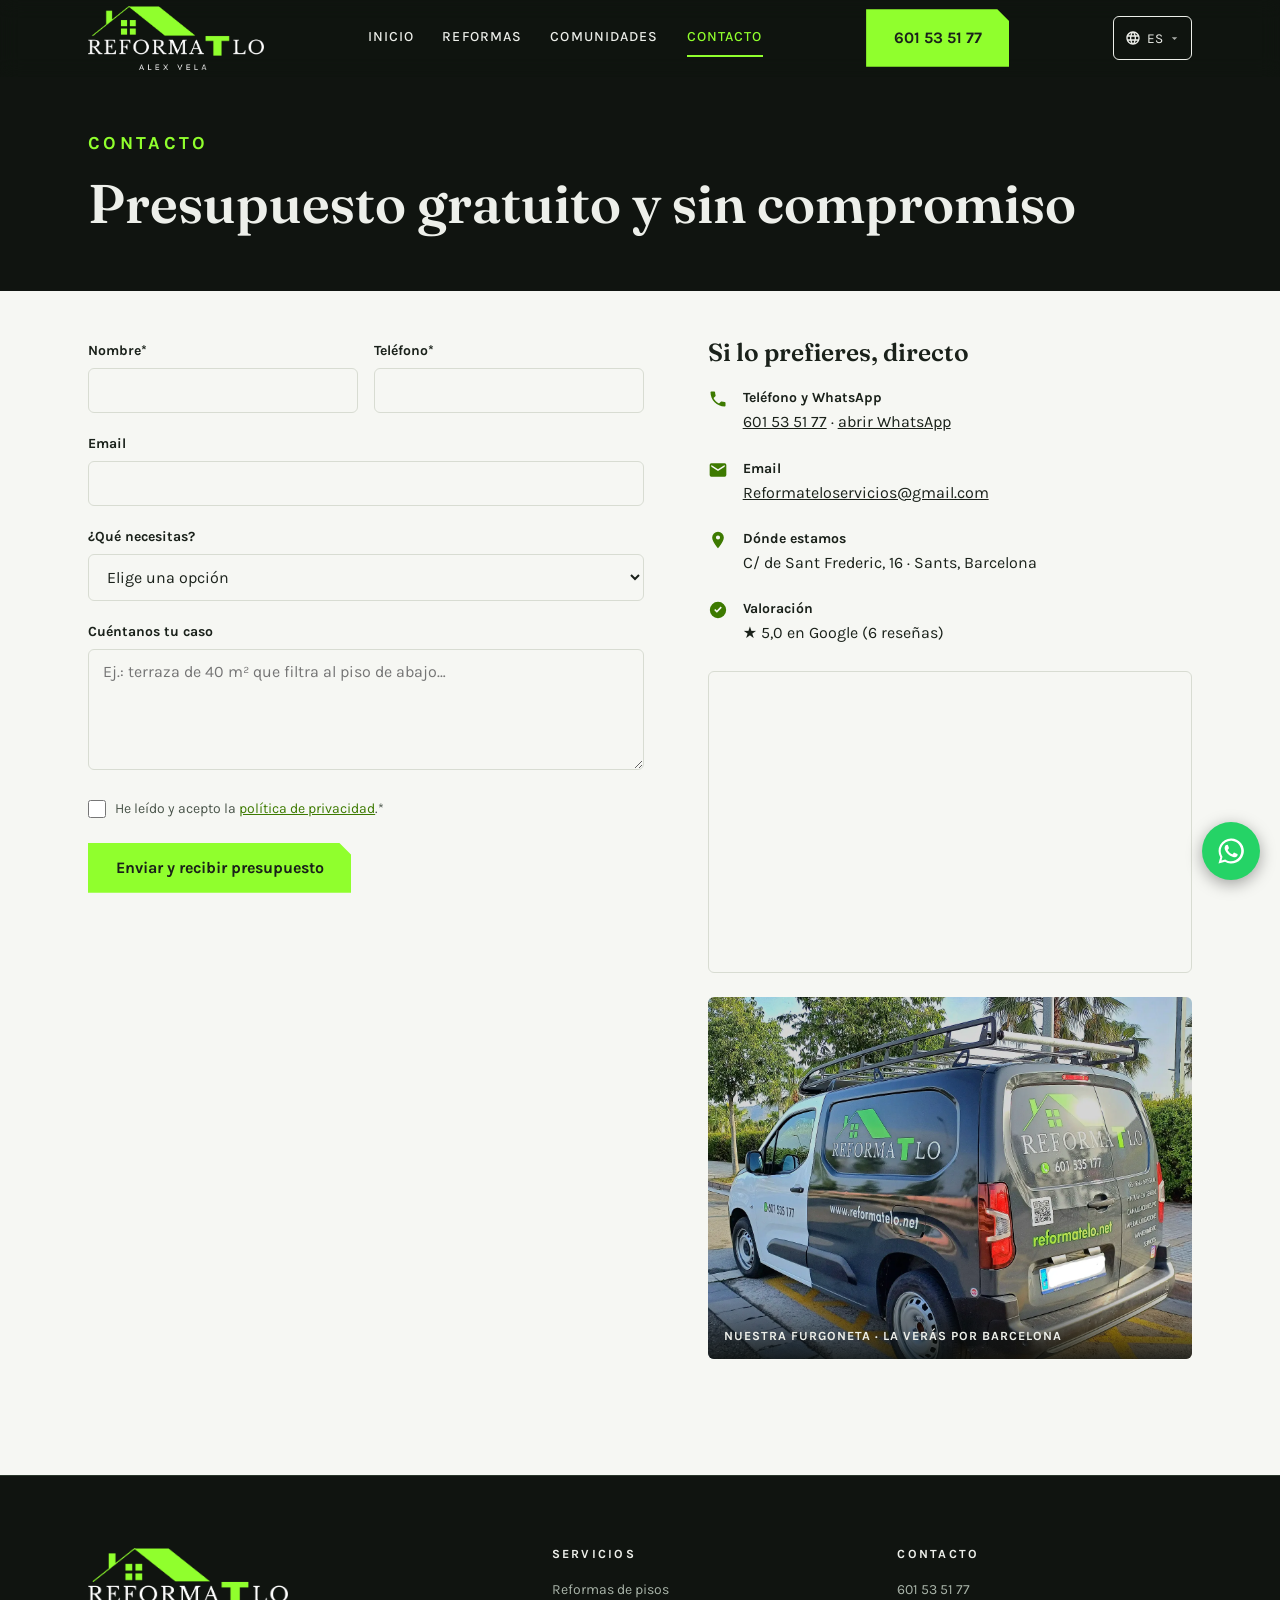
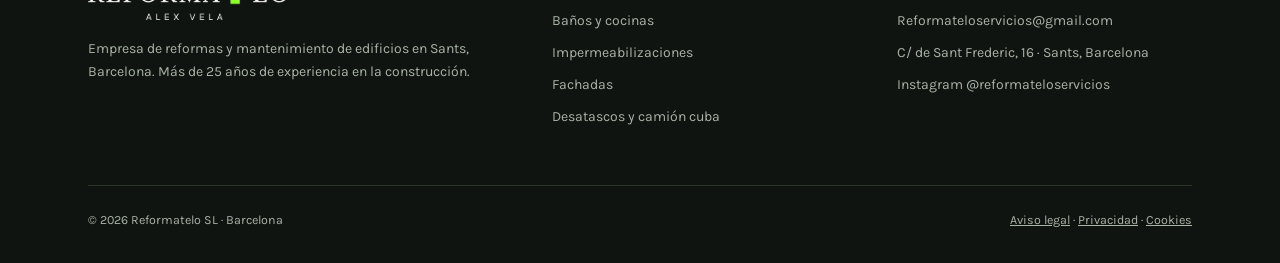
<file: contacto.html>
<!DOCTYPE html>
<html lang="es">
<head>
  <meta charset="UTF-8">
  <meta name="viewport" content="width=device-width, initial-scale=1.0">
  <title>Contacto y presupuesto gratuito · Reformatelo Barcelona</title>
  <meta name="description" content="Pide presupuesto gratuito y sin compromiso: llama al 601 53 51 77, escribe por WhatsApp o rellena el formulario. Reformatelo, empresa de reformas en Sants, Barcelona.">
  <link rel="canonical" href="https://www.reformatelo.net/contacto.html">

  <!-- ---------- Idiomas: ver la nota completa en index.html ---------- -->
  <link rel="alternate" hreflang="es" href="https://www.reformatelo.net/contacto.html">
  <link rel="alternate" hreflang="ca" href="https://www.reformatelo.net/contacto.html?lang=ca">
  <link rel="alternate" hreflang="en" href="https://www.reformatelo.net/contacto.html?lang=en">
  <link rel="alternate" hreflang="x-default" href="https://www.reformatelo.net/contacto.html">
  <script src="js/i18n.js"></script>

  <meta property="og:type" content="website">
  <meta property="og:title" content="Contacto y presupuesto gratuito · Reformatelo Barcelona">
  <meta property="og:description" content="Llámanos al 601 53 51 77 o cuéntanos tu obra por el formulario. Presupuesto gratuito y sin compromiso.">
  <meta property="og:url" content="https://www.reformatelo.net/contacto.html">
  <meta property="og:image" content="https://www.reformatelo.net/assets/logo-reformatelo.png">
  <meta property="og:locale" content="es_ES">
  <link rel="icon" type="image/png" href="assets/favicon.png">
  <link rel="preconnect" href="https://fonts.googleapis.com">
  <link rel="preconnect" href="https://fonts.gstatic.com" crossorigin>
  <link href="https://fonts.googleapis.com/css2?family=Fraunces:ital,opsz,wght@0,9..144,600;0,9..144,700;1,9..144,600&family=Karla:wght@400;500;700&display=swap" rel="stylesheet">
  <link rel="stylesheet" href="css/styles.css">
  <script type="application/ld+json">
  {
    "@context": "https://schema.org",
    "@type": "HomeAndConstructionBusiness",
    "name": "Reformatelo SL",
    "url": "https://www.reformatelo.net/",
    "image": "https://www.reformatelo.net/assets/logo-reformatelo.png",
    "telephone": "+34601535177",
    "email": "Reformateloservicios@gmail.com",
    "address": {
      "@type": "PostalAddress",
      "streetAddress": "Carrer de Sant Frederic, 16",
      "addressLocality": "Barcelona",
      "addressRegion": "Barcelona",
      "postalCode": "08028",
      "addressCountry": "ES"
    },
    "areaServed": "Barcelona"
  }
  </script>
</head>
<body>
  <a class="skip-link" href="#contingut">Saltar al contenido</a>

  <header class="site-nav">
    <div class="nav-inner container">
      <a class="nav-logo" href="index.html" aria-label="Reformatelo — inicio">
        <img src="assets/logo-reformatelo.png" alt="Reformatelo — Alex Vela" width="176" height="64" fetchpriority="high">
      </a>
      <nav class="nav-links" aria-label="Principal">
        <a href="index.html">Inicio</a>
        <a href="reformas.html">Reformas</a>
        <a href="comunidades.html">Comunidades</a>
        <a href="contacto.html" aria-current="page">Contacto</a>
      </nav>
      <a class="btn btn-primari btn-nav nav-tel" href="tel:+34601535177">601 53 51 77</a>

      <!-- Desplegable de idioma: ver la nota completa en index.html. -->
      <div class="tria-idioma" data-idioma-tria>
        <button class="tria-idioma-boto" type="button" data-idioma-boto
                aria-expanded="false" aria-haspopup="true"
                aria-label="Idioma de la página">
          <svg viewBox="0 0 24 24" aria-hidden="true" focusable="false"><path d="M12 2C6.48 2 2 6.48 2 12s4.48 10 10 10 10-4.48 10-10S17.52 2 12 2Zm6.93 6h-2.95a15.65 15.65 0 0 0-1.38-3.56A8.03 8.03 0 0 1 18.92 8ZM12 4.04c.83 1.2 1.48 2.53 1.91 3.96h-3.82c.43-1.43 1.08-2.76 1.91-3.96ZM4.26 14a7.85 7.85 0 0 1 0-4h3.38a16.6 16.6 0 0 0-.14 2c0 .68.06 1.34.14 2Zm.82 2h2.95c.32 1.25.78 2.45 1.38 3.56A7.99 7.99 0 0 1 5.08 16Zm2.95-8H5.08a7.99 7.99 0 0 1 4.33-3.56A15.65 15.65 0 0 0 8.03 8ZM12 19.96c-.83-1.2-1.48-2.53-1.91-3.96h3.82c-.43 1.43-1.08 2.76-1.91 3.96ZM14.34 14H9.66c-.09-.66-.16-1.32-.16-2 0-.68.07-1.35.16-2h4.68c.09.65.16 1.32.16 2 0 .68-.07 1.34-.16 2Zm.25 5.56c.6-1.11 1.06-2.31 1.38-3.56h2.95a8.03 8.03 0 0 1-4.33 3.56ZM16.36 14c.08-.66.14-1.32.14-2 0-.68-.06-1.34-.14-2h3.38a7.85 7.85 0 0 1 0 4Z"/></svg>
          <span data-idioma-actual data-sense-traduir>ES</span>
          <svg class="tria-idioma-punta" viewBox="0 0 24 24" aria-hidden="true" focusable="false"><path d="M12 15 6 9h12z"/></svg>
        </button>
        <ul class="tria-idioma-menu" data-idioma-menu data-sense-traduir hidden>
          <li><button type="button" data-idioma-opcio="ca" lang="ca">Català</button></li>
          <li><button type="button" data-idioma-opcio="es" lang="es">Castellano</button></li>
          <li><button type="button" data-idioma-opcio="en" lang="en">English</button></li>
        </ul>
      </div>

      <button class="nav-hamburger" aria-label="Abrir el menú" aria-expanded="false" aria-controls="menu-mobil">
        <span></span><span></span><span></span>
      </button>
    </div>
  </header>

  <div class="mobile-menu" id="menu-mobil">
    <a href="index.html">Inicio</a>
    <a href="reformas.html">Reformas</a>
    <a href="comunidades.html">Comunidades</a>
    <a href="contacto.html">Contacto</a>
    <a class="btn btn-primari" href="tel:+34601535177">Llámanos · 601 53 51 77</a>

    <div class="tria-idioma-mobil" data-idioma-tria data-sense-traduir>
      <button type="button" data-idioma-opcio="ca" lang="ca">Català</button>
      <button type="button" data-idioma-opcio="es" lang="es">Castellano</button>
      <button type="button" data-idioma-opcio="en" lang="en">English</button>
    </div>
  </div>

  <main id="contingut">

    <!-- Hero curt: el formulari ha de quedar per sobre del fold -->
    <section class="hero-compacte hero-contacte">
      <div class="container">
        <p class="eyebrow">Contacto</p>
        <h1>Presupuesto gratuito y sin compromiso</h1>
      </div>
    </section>

    <section class="seccio seccio-clara seccio-contacte">
      <div class="container">
        <div class="contacte-grid">

          <div class="contact-form-wrap reveal">
            <!--
              FORMSPREE PENDENT D'ACTIVAR:
              1. Crear compte a formspree.io amb l'email de leads
                 (Reformateloservicios@gmail.com — o el correu de domini propi si se'n crea un).
              2. Crear un formulari nou i copiar l'ID.
              3. Substituir XXXXXXXX a l'action de sota.
              4. A js/main.js, canviar el setTimeout simulat pel fetch real (està comentat allà).
            -->
            <form class="contact-form" action="https://formspree.io/f/XXXXXXXX" method="POST" novalidate>
              <div class="form-dues">
                <div class="form-field">
                  <label for="camp-nom">Nombre*</label>
                  <input id="camp-nom" name="name" type="text" autocomplete="name" required>
                </div>
                <div class="form-field">
                  <label for="camp-tel">Teléfono*</label>
                  <input id="camp-tel" name="phone" type="tel" autocomplete="tel" required>
                </div>
              </div>
              <div class="form-field">
                <label for="camp-email">Email</label>
                <input id="camp-email" name="email" type="email" autocomplete="email">
              </div>
              <div class="form-field">
                <label for="camp-tipus">¿Qué necesitas?</label>
                <select id="camp-tipus" name="tipo">
                  <option value="">Elige una opción</option>
                  <option>Reforma integral de piso</option>
                  <option>Baño</option>
                  <option>Cocina</option>
                  <option>Pintura</option>
                  <option>Impermeabilización / cubierta</option>
                  <option>Fachada</option>
                  <option>Fuga de agua o humedad</option>
                  <option>Desatasco / camión cuba</option>
                  <option>Soy administrador de fincas</option>
                  <option>Otro</option>
                </select>
              </div>
              <div class="form-field">
                <label for="camp-missatge">Cuéntanos tu caso</label>
                <textarea id="camp-missatge" name="message" rows="5" placeholder="Ej.: terraza de 40 m² que filtra al piso de abajo…"></textarea>
              </div>
              <label class="form-privacitat">
                <input type="checkbox" name="privacidad" required>
                <span>He leído y acepto la <a href="politica-privacidad.html">política de privacidad</a>.*</span>
              </label>
              <button class="btn btn-primari form-submit" type="submit">Enviar y recibir presupuesto</button>
            </form>
            <div class="form-success" role="status">
              <h3>Mensaje enviado</h3>
              <p>Gracias. Te llamaremos lo antes posible para concretar la visita. Si corre prisa, llámanos directamente al <a href="tel:+34601535177">601 53 51 77</a>.</p>
            </div>
          </div>

          <aside class="contacte-dades reveal">
            <h2>Si lo prefieres, directo</h2>
            <div class="dada">
              <svg width="20" height="20" viewBox="0 0 24 24" fill="currentColor" aria-hidden="true"><path d="M6.6 10.8c1.4 2.8 3.8 5.1 6.6 6.6l2.2-2.2c.3-.3.7-.4 1-.2 1.1.4 2.3.6 3.6.6.6 0 1 .4 1 1V20c0 .6-.4 1-1 1C10.6 21 3 13.4 3 4c0-.6.4-1 1-1h3.5c.6 0 1 .4 1 1 0 1.2.2 2.4.6 3.6.1.3 0 .7-.2 1l-2.3 2.2z"/></svg>
              <div>
                <span class="dada-titol">Teléfono y WhatsApp</span>
                <a href="tel:+34601535177">601 53 51 77</a> · <a href="https://wa.me/34601535177" target="_blank" rel="noopener">abrir WhatsApp</a>
              </div>
            </div>
            <div class="dada">
              <svg width="20" height="20" viewBox="0 0 24 24" fill="currentColor" aria-hidden="true"><path d="M20 4H4a2 2 0 0 0-2 2v12a2 2 0 0 0 2 2h16a2 2 0 0 0 2-2V6a2 2 0 0 0-2-2zm0 4.2-8 5-8-5V6l8 5 8-5v2.2z"/></svg>
              <div>
                <span class="dada-titol">Email</span>
                <a href="mailto:Reformateloservicios@gmail.com">Reformateloservicios@gmail.com</a>
              </div>
            </div>
            <div class="dada">
              <svg width="20" height="20" viewBox="0 0 24 24" fill="currentColor" aria-hidden="true"><path d="M12 2a7 7 0 0 0-7 7c0 5.2 7 13 7 13s7-7.8 7-13a7 7 0 0 0-7-7zm0 9.5A2.5 2.5 0 1 1 12 6.5a2.5 2.5 0 0 1 0 5z"/></svg>
              <div>
                <span class="dada-titol">Dónde estamos</span>
                C/ de Sant Frederic, 16 · Sants, Barcelona
              </div>
            </div>
            <div class="dada">
              <svg width="20" height="20" viewBox="0 0 24 24" fill="currentColor" aria-hidden="true"><path d="M12 2.2A9.8 9.8 0 1 0 21.8 12 9.8 9.8 0 0 0 12 2.2zm4.6 7.1-5.3 5.3a1 1 0 0 1-1.4 0l-2.5-2.5 1.4-1.4 1.8 1.8 4.6-4.6z"/></svg>
              <div>
                <span class="dada-titol">Valoración</span>
                ★ <span data-reviews="rating">5,0</span> en Google (<span data-reviews="count">6</span> reseñas)
              </div>
            </div>
            <div class="mapa-wrap">
              <iframe
                src="https://maps.google.com/maps?q=Carrer%20de%20Sant%20Frederic%2016%2C%2008028%20Barcelona&output=embed"
                title="Mapa: Carrer de Sant Frederic 16, Barcelona"
                loading="lazy"
                referrerpolicy="no-referrer-when-downgrade"
                allowfullscreen></iframe>
            </div>
            <!-- Foto real de l'Instagram del client (@reformateloservicios, maig 2023) -->
            <figure class="foto-obra reveal">
              <img src="assets/ig-furgoneta-rotulada.webp" alt="Furgoneta rotulada de Reformatelo con el teléfono y la web en los laterales" width="1440" height="1440" loading="lazy">
              <figcaption>Nuestra furgoneta · la verás por Barcelona</figcaption>
            </figure>
          </aside>

        </div>
      </div>
    </section>
  </main>

  <footer class="site-footer">
    <div class="container">
      <div class="footer-grid">
        <div class="footer-marca">
          <img src="assets/logo-reformatelo.png" alt="Reformatelo — Alex Vela" width="200" height="73" loading="lazy">
          <p>Empresa de reformas y mantenimiento de edificios en Sants, Barcelona. Más de 25 años de experiencia en la construcción.</p>
        </div>
        <div class="footer-col">
          <h3>Servicios</h3>
          <ul>
            <li><a href="reformas.html">Reformas de pisos</a></li>
            <li><a href="reformas.html#banos">Baños y cocinas</a></li>
            <li><a href="comunidades.html#impermeabilizacion">Impermeabilizaciones</a></li>
            <li><a href="comunidades.html#fachadas">Fachadas</a></li>
            <li><a href="comunidades.html#desatascos">Desatascos y camión cuba</a></li>
          </ul>
        </div>
        <div class="footer-col">
          <h3>Contacto</h3>
          <ul>
            <li><a href="tel:+34601535177">601 53 51 77</a></li>
            <li><a href="mailto:Reformateloservicios@gmail.com">Reformateloservicios@gmail.com</a></li>
            <li>C/ de Sant Frederic, 16 · Sants, Barcelona</li>
            <li><a href="https://www.instagram.com/reformateloservicios" target="_blank" rel="noopener">Instagram @reformateloservicios</a></li>
          </ul>
        </div>
      </div>
      <div class="footer-baix">
        <span>© 2026 Reformatelo SL · Barcelona</span>
        <span>
          <a href="aviso-legal.html">Aviso legal</a> ·
          <a href="politica-privacidad.html">Privacidad</a> ·
          <a href="politica-cookies.html">Cookies</a>
        </span>
      </div>
    </div>
  </footer>

  <a class="whatsapp-float" href="https://wa.me/34601535177" target="_blank" rel="noopener" aria-label="Escríbenos por WhatsApp">
    <svg width="30" height="30" viewBox="0 0 24 24" fill="currentColor" aria-hidden="true"><path d="M12 2a10 10 0 0 0-8.6 15L2 22l5.2-1.4A10 10 0 1 0 12 2zm0 18.2c-1.5 0-3-.4-4.3-1.2l-.3-.2-3 .8.8-3-.2-.3A8.2 8.2 0 1 1 12 20.2zm4.5-6.1c-.2-.1-1.5-.7-1.7-.8-.2-.1-.4-.1-.6.1-.2.2-.6.8-.8 1-.1.2-.3.2-.5.1a6.7 6.7 0 0 1-3.4-3c-.3-.4 0-.5.1-.7l.4-.5c.1-.2.2-.3.3-.5v-.5c0-.1-.5-1.3-.7-1.8-.2-.5-.4-.4-.6-.4h-.5c-.2 0-.5.1-.7.3-.2.3-.9.9-.9 2.2s.9 2.5 1 2.7c.1.2 1.8 2.8 4.4 3.9.6.3 1.1.4 1.5.6.6.2 1.2.2 1.6.1.5-.1 1.5-.6 1.7-1.2.2-.6.2-1.1.2-1.2l-.5-.4z"/></svg>
  </a>

  <script src="js/traduccions.js"></script>
  <script src="js/main.js"></script>
</body>
</html>
</file>
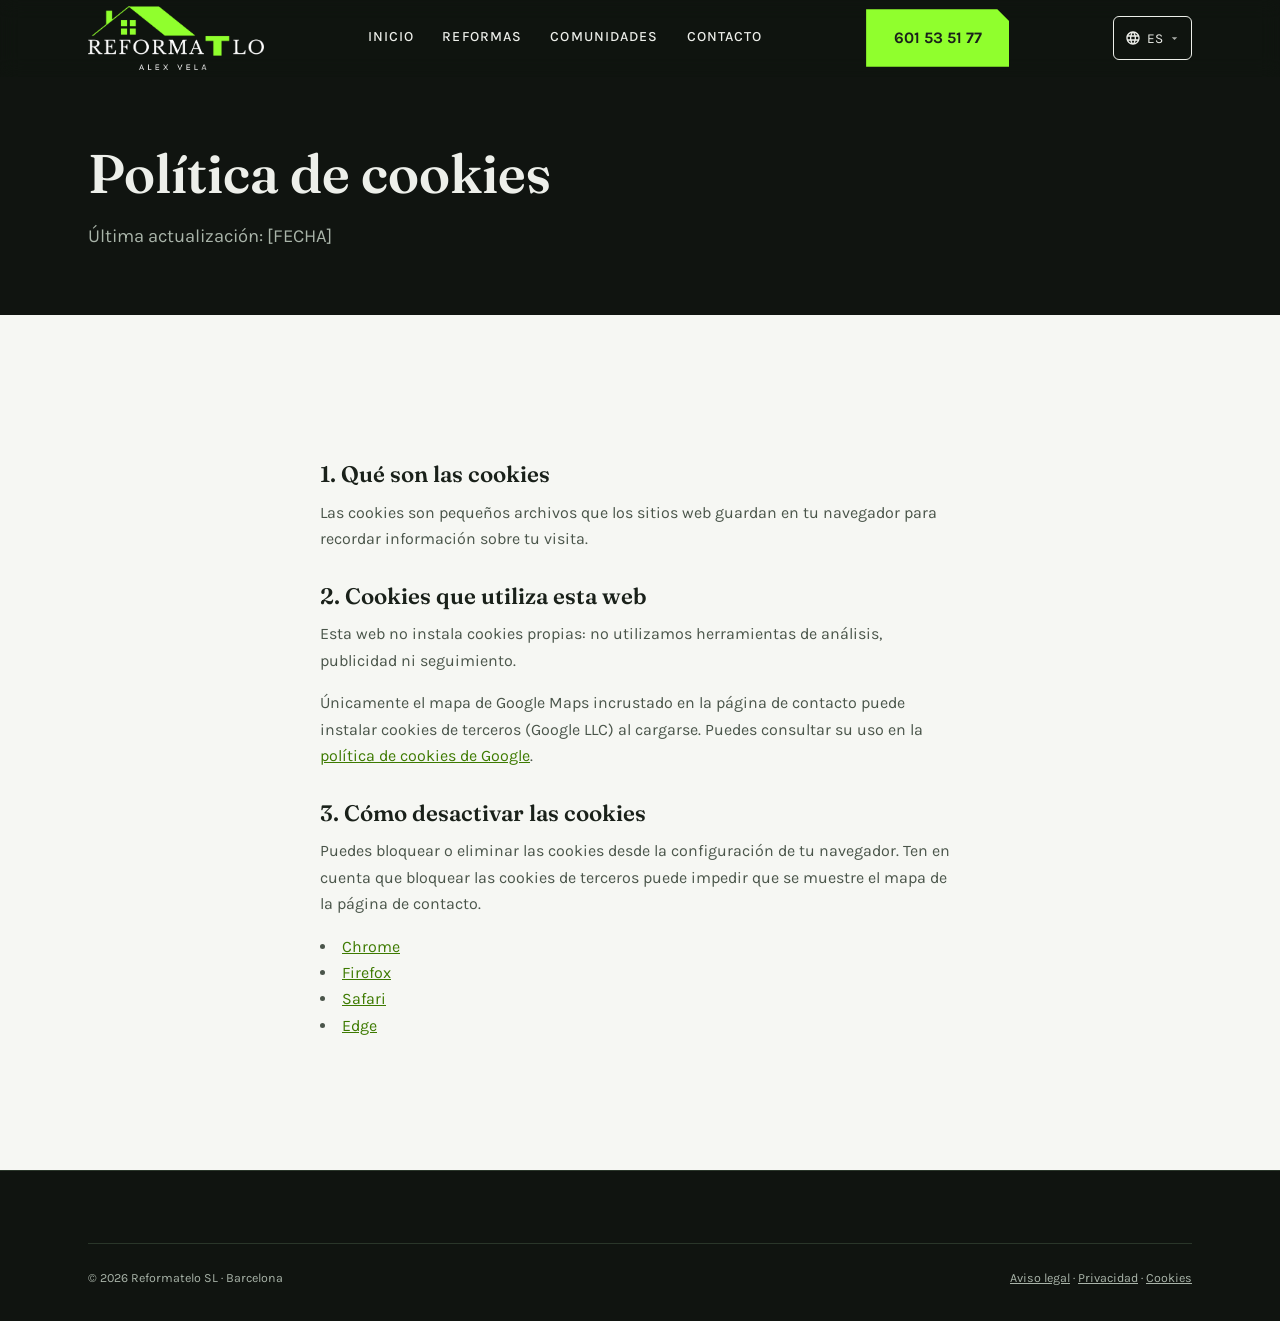
<file: politica-cookies.html>
<!DOCTYPE html>
<html lang="es">
<head>
  <meta charset="UTF-8">
  <meta name="viewport" content="width=device-width, initial-scale=1.0">
  <title>Política de cookies · Reformatelo</title>
  <meta name="description" content="Política de cookies de Reformatelo SL.">
  <meta name="robots" content="noindex, follow">
  <link rel="canonical" href="https://www.reformatelo.net/politica-cookies.html">
  <!-- Idiomes: la pàgina és en castellà (idioma base) i és el que indexa Google.
       Els altres idiomes els posa js/i18n.js sobre la mateixa pàgina; ?lang=xx
       existeix per passar un enllaç ja en un altre idioma. i18n.js va al <head>
       perquè ha d'arribar abans que es pinti res. -->
  <link rel="alternate" hreflang="es" href="https://www.reformatelo.net/politica-cookies.html">
  <link rel="alternate" hreflang="ca" href="https://www.reformatelo.net/politica-cookies.html?lang=ca">
  <link rel="alternate" hreflang="en" href="https://www.reformatelo.net/politica-cookies.html?lang=en">
  <link rel="alternate" hreflang="x-default" href="https://www.reformatelo.net/politica-cookies.html">

  <!-- ---------- Idiomas ----------------------------------------------
       Página noindex: sin hreflang (no es indexable). El desplegable y
       la traducción sí funcionan igual que en el resto de la web —
       ver la nota completa en index.html. -->
  <script src="js/i18n.js"></script>

  <link rel="icon" type="image/png" href="assets/favicon.png">
  <link rel="preconnect" href="https://fonts.googleapis.com">
  <link rel="preconnect" href="https://fonts.gstatic.com" crossorigin>
  <link href="https://fonts.googleapis.com/css2?family=Fraunces:ital,opsz,wght@0,9..144,600;0,9..144,700;1,9..144,600&family=Karla:wght@400;500;700&display=swap" rel="stylesheet">
  <link rel="stylesheet" href="css/styles.css">
</head>
<body>
  <a class="skip-link" href="#contingut">Saltar al contenido</a>

  <header class="site-nav scrolled">
    <div class="nav-inner container">
      <a class="nav-logo" href="index.html" aria-label="Reformatelo — inicio">
        <img src="assets/logo-reformatelo.png" alt="Reformatelo — Alex Vela" width="176" height="64" fetchpriority="high">
      </a>
      <nav class="nav-links" aria-label="Principal">
        <a href="index.html">Inicio</a>
        <a href="reformas.html">Reformas</a>
        <a href="comunidades.html">Comunidades</a>
        <a href="contacto.html">Contacto</a>
      </nav>
      <a class="btn btn-primari btn-nav nav-tel" href="tel:+34601535177">601 53 51 77</a>

      <!-- Desplegable de idioma: ver la nota completa en index.html. -->
      <div class="tria-idioma" data-idioma-tria>
        <button class="tria-idioma-boto" type="button" data-idioma-boto
                aria-expanded="false" aria-haspopup="true"
                aria-label="Idioma de la página">
          <svg viewBox="0 0 24 24" aria-hidden="true" focusable="false"><path d="M12 2C6.48 2 2 6.48 2 12s4.48 10 10 10 10-4.48 10-10S17.52 2 12 2Zm6.93 6h-2.95a15.65 15.65 0 0 0-1.38-3.56A8.03 8.03 0 0 1 18.92 8ZM12 4.04c.83 1.2 1.48 2.53 1.91 3.96h-3.82c.43-1.43 1.08-2.76 1.91-3.96ZM4.26 14a7.85 7.85 0 0 1 0-4h3.38a16.6 16.6 0 0 0-.14 2c0 .68.06 1.34.14 2Zm.82 2h2.95c.32 1.25.78 2.45 1.38 3.56A7.99 7.99 0 0 1 5.08 16Zm2.95-8H5.08a7.99 7.99 0 0 1 4.33-3.56A15.65 15.65 0 0 0 8.03 8ZM12 19.96c-.83-1.2-1.48-2.53-1.91-3.96h3.82c-.43 1.43-1.08 2.76-1.91 3.96ZM14.34 14H9.66c-.09-.66-.16-1.32-.16-2 0-.68.07-1.35.16-2h4.68c.09.65.16 1.32.16 2 0 .68-.07 1.34-.16 2Zm.25 5.56c.6-1.11 1.06-2.31 1.38-3.56h2.95a8.03 8.03 0 0 1-4.33 3.56ZM16.36 14c.08-.66.14-1.32.14-2 0-.68-.06-1.34-.14-2h3.38a7.85 7.85 0 0 1 0 4Z"/></svg>
          <span data-idioma-actual data-sense-traduir>ES</span>
          <svg class="tria-idioma-punta" viewBox="0 0 24 24" aria-hidden="true" focusable="false"><path d="M12 15 6 9h12z"/></svg>
        </button>
        <ul class="tria-idioma-menu" data-idioma-menu data-sense-traduir hidden>
          <li><button type="button" data-idioma-opcio="ca" lang="ca">Català</button></li>
          <li><button type="button" data-idioma-opcio="es" lang="es">Castellano</button></li>
          <li><button type="button" data-idioma-opcio="en" lang="en">English</button></li>
        </ul>
      </div>

      <button class="nav-hamburger" aria-label="Abrir el menú" aria-expanded="false" aria-controls="menu-mobil">
        <span></span><span></span><span></span>
      </button>
    </div>
  </header>

  <div class="mobile-menu" id="menu-mobil">
    <a href="index.html">Inicio</a>
    <a href="reformas.html">Reformas</a>
    <a href="comunidades.html">Comunidades</a>
    <a href="contacto.html">Contacto</a>
    <a class="btn btn-primari" href="tel:+34601535177">Llámanos · 601 53 51 77</a>

    <div class="tria-idioma-mobil" data-idioma-tria data-sense-traduir>
      <button type="button" data-idioma-opcio="ca" lang="ca">Català</button>
      <button type="button" data-idioma-opcio="es" lang="es">Castellano</button>
      <button type="button" data-idioma-opcio="en" lang="en">English</button>
    </div>
  </div>

  <main id="contingut">
    <section class="hero-compacte">
      <div class="container">
        <h1>Política de cookies</h1>
        <p>Última actualización: [FECHA]</p>
      </div>
    </section>

    <section class="seccio seccio-clara">
      <div class="container legal-cos">
        <h2>1. Qué son las cookies</h2>
        <p>Las cookies son pequeños archivos que los sitios web guardan en tu navegador para recordar información sobre tu visita.</p>

        <h2>2. Cookies que utiliza esta web</h2>
        <p>Esta web no instala cookies propias: no utilizamos herramientas de análisis, publicidad ni seguimiento.</p>
        <p>Únicamente el mapa de Google Maps incrustado en la página de contacto puede instalar cookies de terceros (Google LLC) al cargarse. Puedes consultar su uso en la <a href="https://policies.google.com/technologies/cookies" target="_blank" rel="noopener">política de cookies de Google</a>.</p>
        <!-- ATENCIÓ: si en publicar s'afegeix Google Analytics, píxels o similars,
             cal ampliar aquesta política I afegir un banner de consentiment. -->

        <h2>3. Cómo desactivar las cookies</h2>
        <p>Puedes bloquear o eliminar las cookies desde la configuración de tu navegador. Ten en cuenta que bloquear las cookies de terceros puede impedir que se muestre el mapa de la página de contacto.</p>
        <ul>
          <li><a href="https://support.google.com/chrome/answer/95647" target="_blank" rel="noopener">Chrome</a></li>
          <li><a href="https://support.mozilla.org/es/kb/impedir-que-los-sitios-web-guarden-sus-preferencia" target="_blank" rel="noopener">Firefox</a></li>
          <li><a href="https://support.apple.com/es-es/guide/safari/sfri11471/mac" target="_blank" rel="noopener">Safari</a></li>
          <li><a href="https://support.microsoft.com/es-es/microsoft-edge/eliminar-las-cookies-en-microsoft-edge-63947406-40ac-c3b8-57b9-2a946a29ae09" target="_blank" rel="noopener">Edge</a></li>
        </ul>
      </div>
    </section>
  </main>

  <footer class="site-footer">
    <div class="container">
      <div class="footer-baix">
        <span>© 2026 Reformatelo SL · Barcelona</span>
        <span>
          <a href="aviso-legal.html">Aviso legal</a> ·
          <a href="politica-privacidad.html">Privacidad</a> ·
          <a href="politica-cookies.html">Cookies</a>
        </span>
      </div>
    </div>
  </footer>

  <script src="js/traduccions.js"></script>
  <script src="js/main.js"></script>
</body>
</html>
</file>
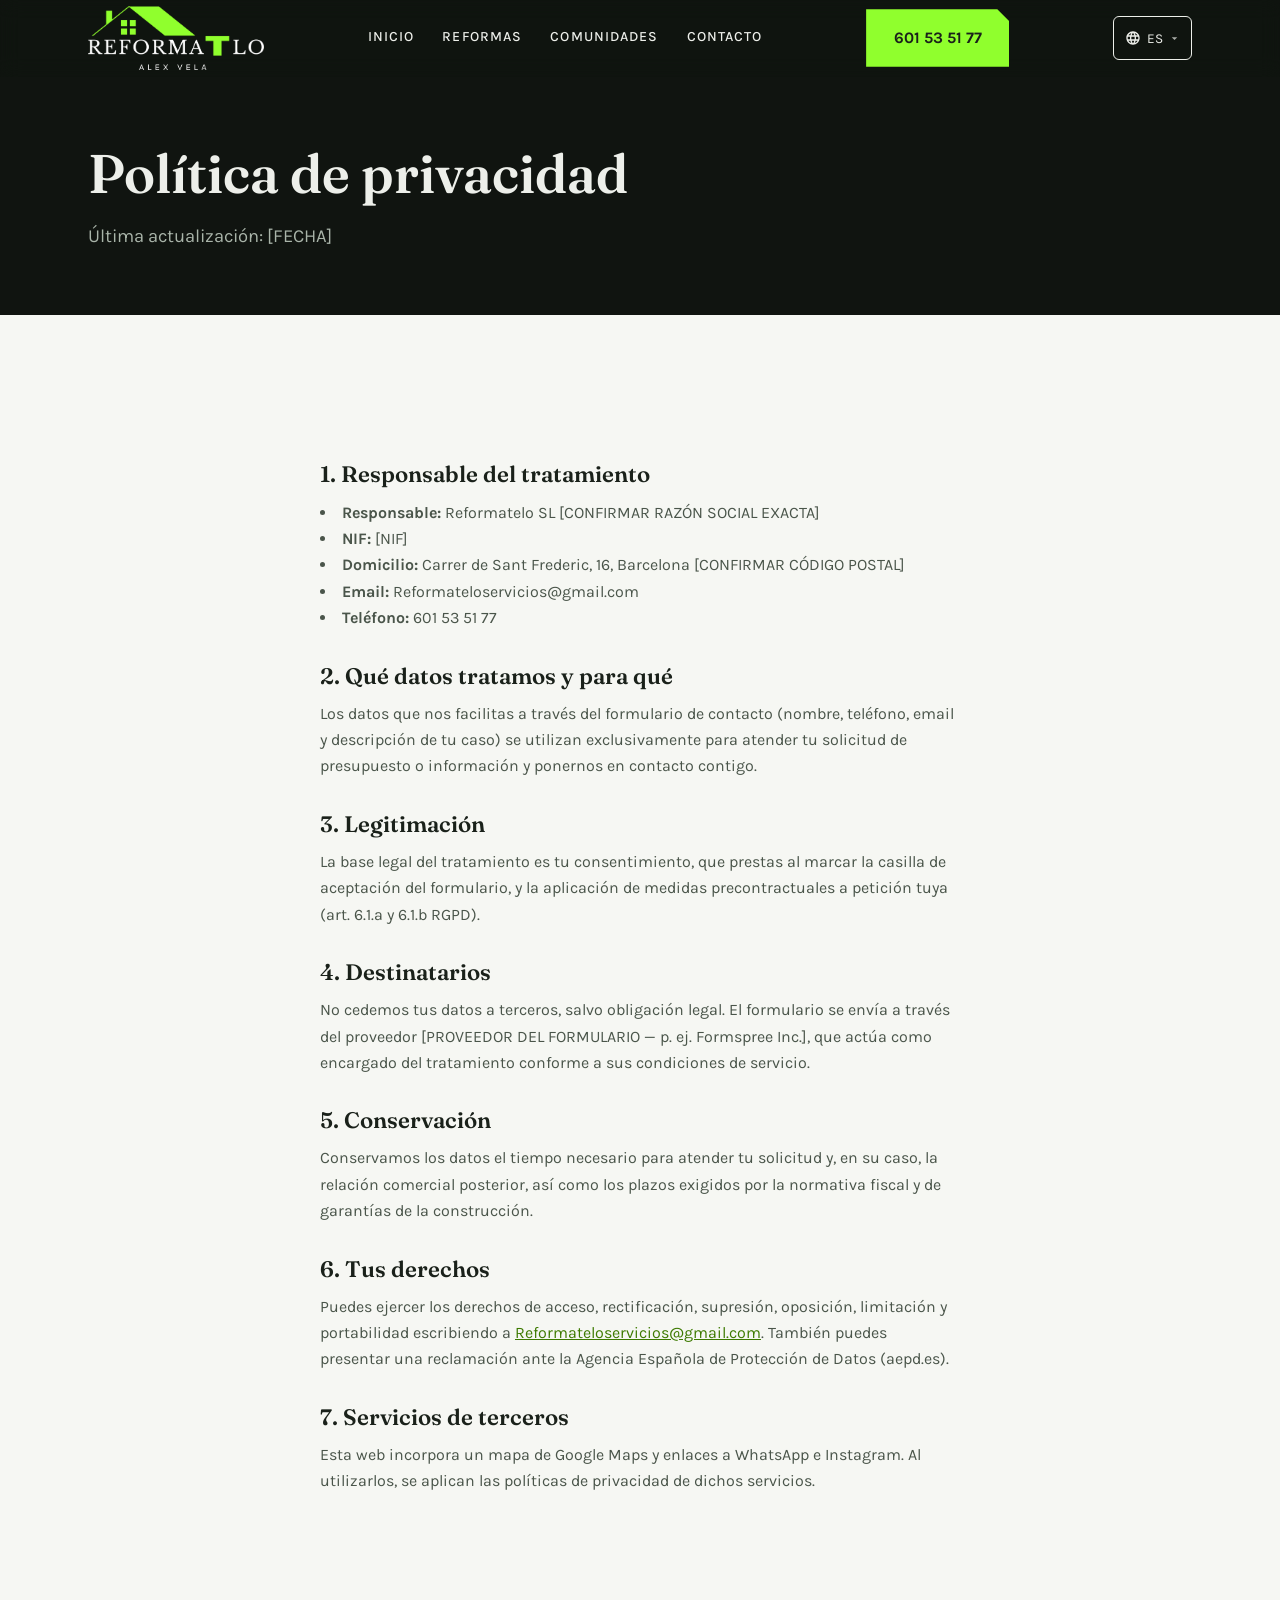
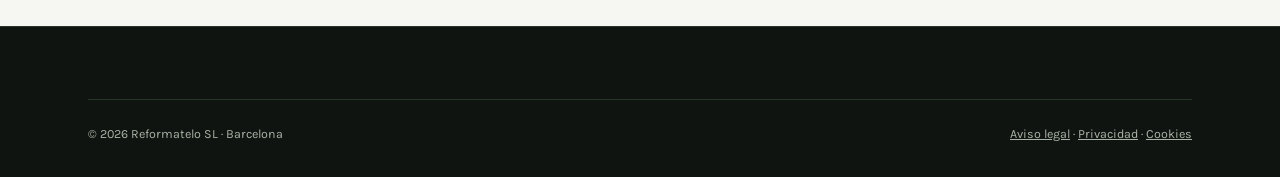
<file: politica-privacidad.html>
<!DOCTYPE html>
<html lang="es">
<head>
  <meta charset="UTF-8">
  <meta name="viewport" content="width=device-width, initial-scale=1.0">
  <title>Política de privacidad · Reformatelo</title>
  <meta name="description" content="Política de privacidad de Reformatelo SL.">
  <meta name="robots" content="noindex, follow">
  <link rel="canonical" href="https://www.reformatelo.net/politica-privacidad.html">
  <!-- Idiomes: la pàgina és en castellà (idioma base) i és el que indexa Google.
       Els altres idiomes els posa js/i18n.js sobre la mateixa pàgina; ?lang=xx
       existeix per passar un enllaç ja en un altre idioma. i18n.js va al <head>
       perquè ha d'arribar abans que es pinti res. -->
  <link rel="alternate" hreflang="es" href="https://www.reformatelo.net/politica-privacidad.html">
  <link rel="alternate" hreflang="ca" href="https://www.reformatelo.net/politica-privacidad.html?lang=ca">
  <link rel="alternate" hreflang="en" href="https://www.reformatelo.net/politica-privacidad.html?lang=en">
  <link rel="alternate" hreflang="x-default" href="https://www.reformatelo.net/politica-privacidad.html">

  <!-- ---------- Idiomas ----------------------------------------------
       Página noindex: sin hreflang (no es indexable). El desplegable y
       la traducción sí funcionan igual que en el resto de la web —
       ver la nota completa en index.html. -->
  <script src="js/i18n.js"></script>

  <link rel="icon" type="image/png" href="assets/favicon.png">
  <link rel="preconnect" href="https://fonts.googleapis.com">
  <link rel="preconnect" href="https://fonts.gstatic.com" crossorigin>
  <link href="https://fonts.googleapis.com/css2?family=Fraunces:ital,opsz,wght@0,9..144,600;0,9..144,700;1,9..144,600&family=Karla:wght@400;500;700&display=swap" rel="stylesheet">
  <link rel="stylesheet" href="css/styles.css">
</head>
<body>
  <a class="skip-link" href="#contingut">Saltar al contenido</a>

  <header class="site-nav scrolled">
    <div class="nav-inner container">
      <a class="nav-logo" href="index.html" aria-label="Reformatelo — inicio">
        <img src="assets/logo-reformatelo.png" alt="Reformatelo — Alex Vela" width="176" height="64" fetchpriority="high">
      </a>
      <nav class="nav-links" aria-label="Principal">
        <a href="index.html">Inicio</a>
        <a href="reformas.html">Reformas</a>
        <a href="comunidades.html">Comunidades</a>
        <a href="contacto.html">Contacto</a>
      </nav>
      <a class="btn btn-primari btn-nav nav-tel" href="tel:+34601535177">601 53 51 77</a>

      <!-- Desplegable de idioma: ver la nota completa en index.html. -->
      <div class="tria-idioma" data-idioma-tria>
        <button class="tria-idioma-boto" type="button" data-idioma-boto
                aria-expanded="false" aria-haspopup="true"
                aria-label="Idioma de la página">
          <svg viewBox="0 0 24 24" aria-hidden="true" focusable="false"><path d="M12 2C6.48 2 2 6.48 2 12s4.48 10 10 10 10-4.48 10-10S17.52 2 12 2Zm6.93 6h-2.95a15.65 15.65 0 0 0-1.38-3.56A8.03 8.03 0 0 1 18.92 8ZM12 4.04c.83 1.2 1.48 2.53 1.91 3.96h-3.82c.43-1.43 1.08-2.76 1.91-3.96ZM4.26 14a7.85 7.85 0 0 1 0-4h3.38a16.6 16.6 0 0 0-.14 2c0 .68.06 1.34.14 2Zm.82 2h2.95c.32 1.25.78 2.45 1.38 3.56A7.99 7.99 0 0 1 5.08 16Zm2.95-8H5.08a7.99 7.99 0 0 1 4.33-3.56A15.65 15.65 0 0 0 8.03 8ZM12 19.96c-.83-1.2-1.48-2.53-1.91-3.96h3.82c-.43 1.43-1.08 2.76-1.91 3.96ZM14.34 14H9.66c-.09-.66-.16-1.32-.16-2 0-.68.07-1.35.16-2h4.68c.09.65.16 1.32.16 2 0 .68-.07 1.34-.16 2Zm.25 5.56c.6-1.11 1.06-2.31 1.38-3.56h2.95a8.03 8.03 0 0 1-4.33 3.56ZM16.36 14c.08-.66.14-1.32.14-2 0-.68-.06-1.34-.14-2h3.38a7.85 7.85 0 0 1 0 4Z"/></svg>
          <span data-idioma-actual data-sense-traduir>ES</span>
          <svg class="tria-idioma-punta" viewBox="0 0 24 24" aria-hidden="true" focusable="false"><path d="M12 15 6 9h12z"/></svg>
        </button>
        <ul class="tria-idioma-menu" data-idioma-menu data-sense-traduir hidden>
          <li><button type="button" data-idioma-opcio="ca" lang="ca">Català</button></li>
          <li><button type="button" data-idioma-opcio="es" lang="es">Castellano</button></li>
          <li><button type="button" data-idioma-opcio="en" lang="en">English</button></li>
        </ul>
      </div>

      <button class="nav-hamburger" aria-label="Abrir el menú" aria-expanded="false" aria-controls="menu-mobil">
        <span></span><span></span><span></span>
      </button>
    </div>
  </header>

  <div class="mobile-menu" id="menu-mobil">
    <a href="index.html">Inicio</a>
    <a href="reformas.html">Reformas</a>
    <a href="comunidades.html">Comunidades</a>
    <a href="contacto.html">Contacto</a>
    <a class="btn btn-primari" href="tel:+34601535177">Llámanos · 601 53 51 77</a>

    <div class="tria-idioma-mobil" data-idioma-tria data-sense-traduir>
      <button type="button" data-idioma-opcio="ca" lang="ca">Català</button>
      <button type="button" data-idioma-opcio="es" lang="es">Castellano</button>
      <button type="button" data-idioma-opcio="en" lang="en">English</button>
    </div>
  </div>

  <main id="contingut">
    <section class="hero-compacte">
      <div class="container">
        <h1>Política de privacidad</h1>
        <p>Última actualización: [FECHA]</p>
      </div>
    </section>

    <section class="seccio seccio-clara">
      <div class="container legal-cos">
        <!-- ESQUELET LEGAL RGPD: omplir els camps [ENTRE CLAUDÀTORS] abans de publicar. -->
        <h2>1. Responsable del tratamiento</h2>
        <ul>
          <li><strong>Responsable:</strong> Reformatelo SL [CONFIRMAR RAZÓN SOCIAL EXACTA]</li>
          <li><strong>NIF:</strong> [NIF]</li>
          <li><strong>Domicilio:</strong> Carrer de Sant Frederic, 16, Barcelona [CONFIRMAR CÓDIGO POSTAL]</li>
          <li><strong>Email:</strong> Reformateloservicios@gmail.com</li>
          <li><strong>Teléfono:</strong> 601 53 51 77</li>
        </ul>

        <h2>2. Qué datos tratamos y para qué</h2>
        <p>Los datos que nos facilitas a través del formulario de contacto (nombre, teléfono, email y descripción de tu caso) se utilizan exclusivamente para atender tu solicitud de presupuesto o información y ponernos en contacto contigo.</p>

        <h2>3. Legitimación</h2>
        <p>La base legal del tratamiento es tu consentimiento, que prestas al marcar la casilla de aceptación del formulario, y la aplicación de medidas precontractuales a petición tuya (art. 6.1.a y 6.1.b RGPD).</p>

        <h2>4. Destinatarios</h2>
        <p>No cedemos tus datos a terceros, salvo obligación legal. El formulario se envía a través del proveedor [PROVEEDOR DEL FORMULARIO — p. ej. Formspree Inc.], que actúa como encargado del tratamiento conforme a sus condiciones de servicio.</p>

        <h2>5. Conservación</h2>
        <p>Conservamos los datos el tiempo necesario para atender tu solicitud y, en su caso, la relación comercial posterior, así como los plazos exigidos por la normativa fiscal y de garantías de la construcción.</p>

        <h2>6. Tus derechos</h2>
        <p>Puedes ejercer los derechos de acceso, rectificación, supresión, oposición, limitación y portabilidad escribiendo a <a href="mailto:Reformateloservicios@gmail.com">Reformateloservicios@gmail.com</a>. También puedes presentar una reclamación ante la Agencia Española de Protección de Datos (aepd.es).</p>

        <h2>7. Servicios de terceros</h2>
        <p>Esta web incorpora un mapa de Google Maps y enlaces a WhatsApp e Instagram. Al utilizarlos, se aplican las políticas de privacidad de dichos servicios.</p>
      </div>
    </section>
  </main>

  <footer class="site-footer">
    <div class="container">
      <div class="footer-baix">
        <span>© 2026 Reformatelo SL · Barcelona</span>
        <span>
          <a href="aviso-legal.html">Aviso legal</a> ·
          <a href="politica-privacidad.html">Privacidad</a> ·
          <a href="politica-cookies.html">Cookies</a>
        </span>
      </div>
    </div>
  </footer>

  <script src="js/traduccions.js"></script>
  <script src="js/main.js"></script>
</body>
</html>
</file>
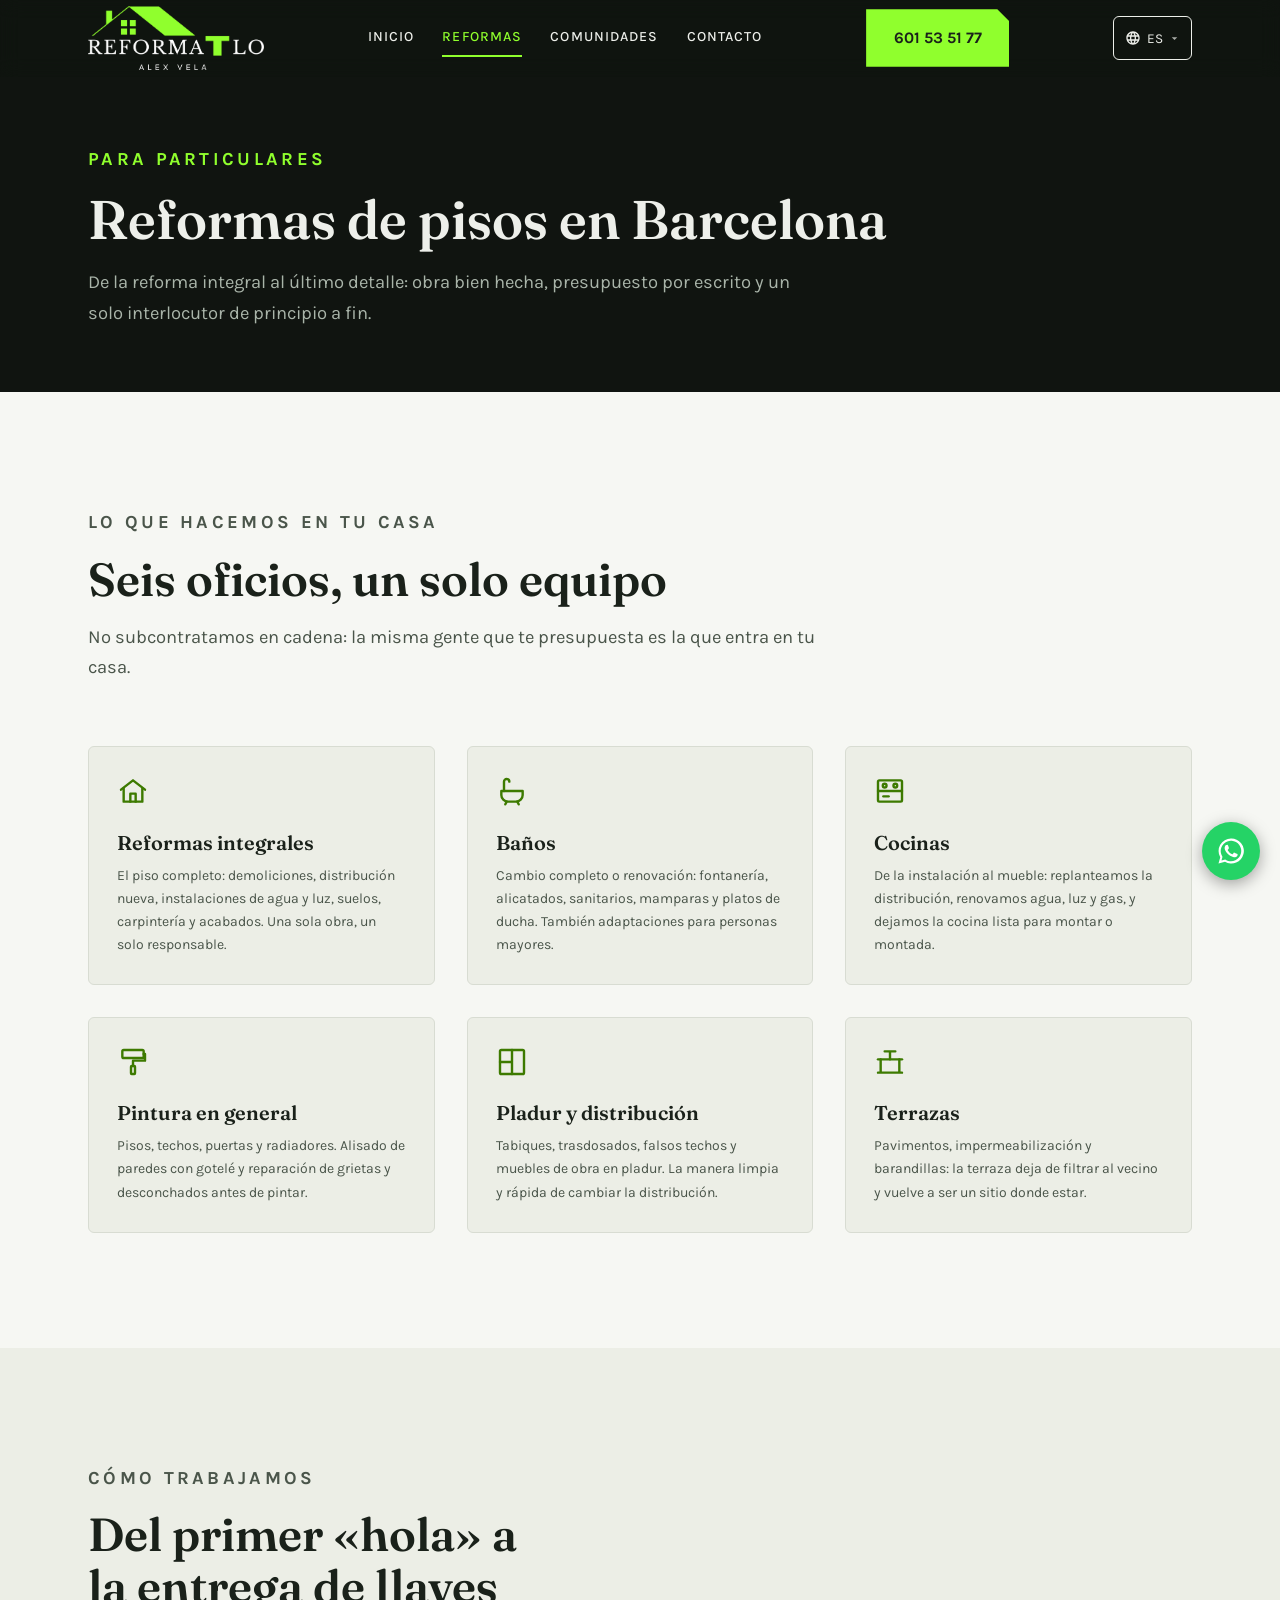
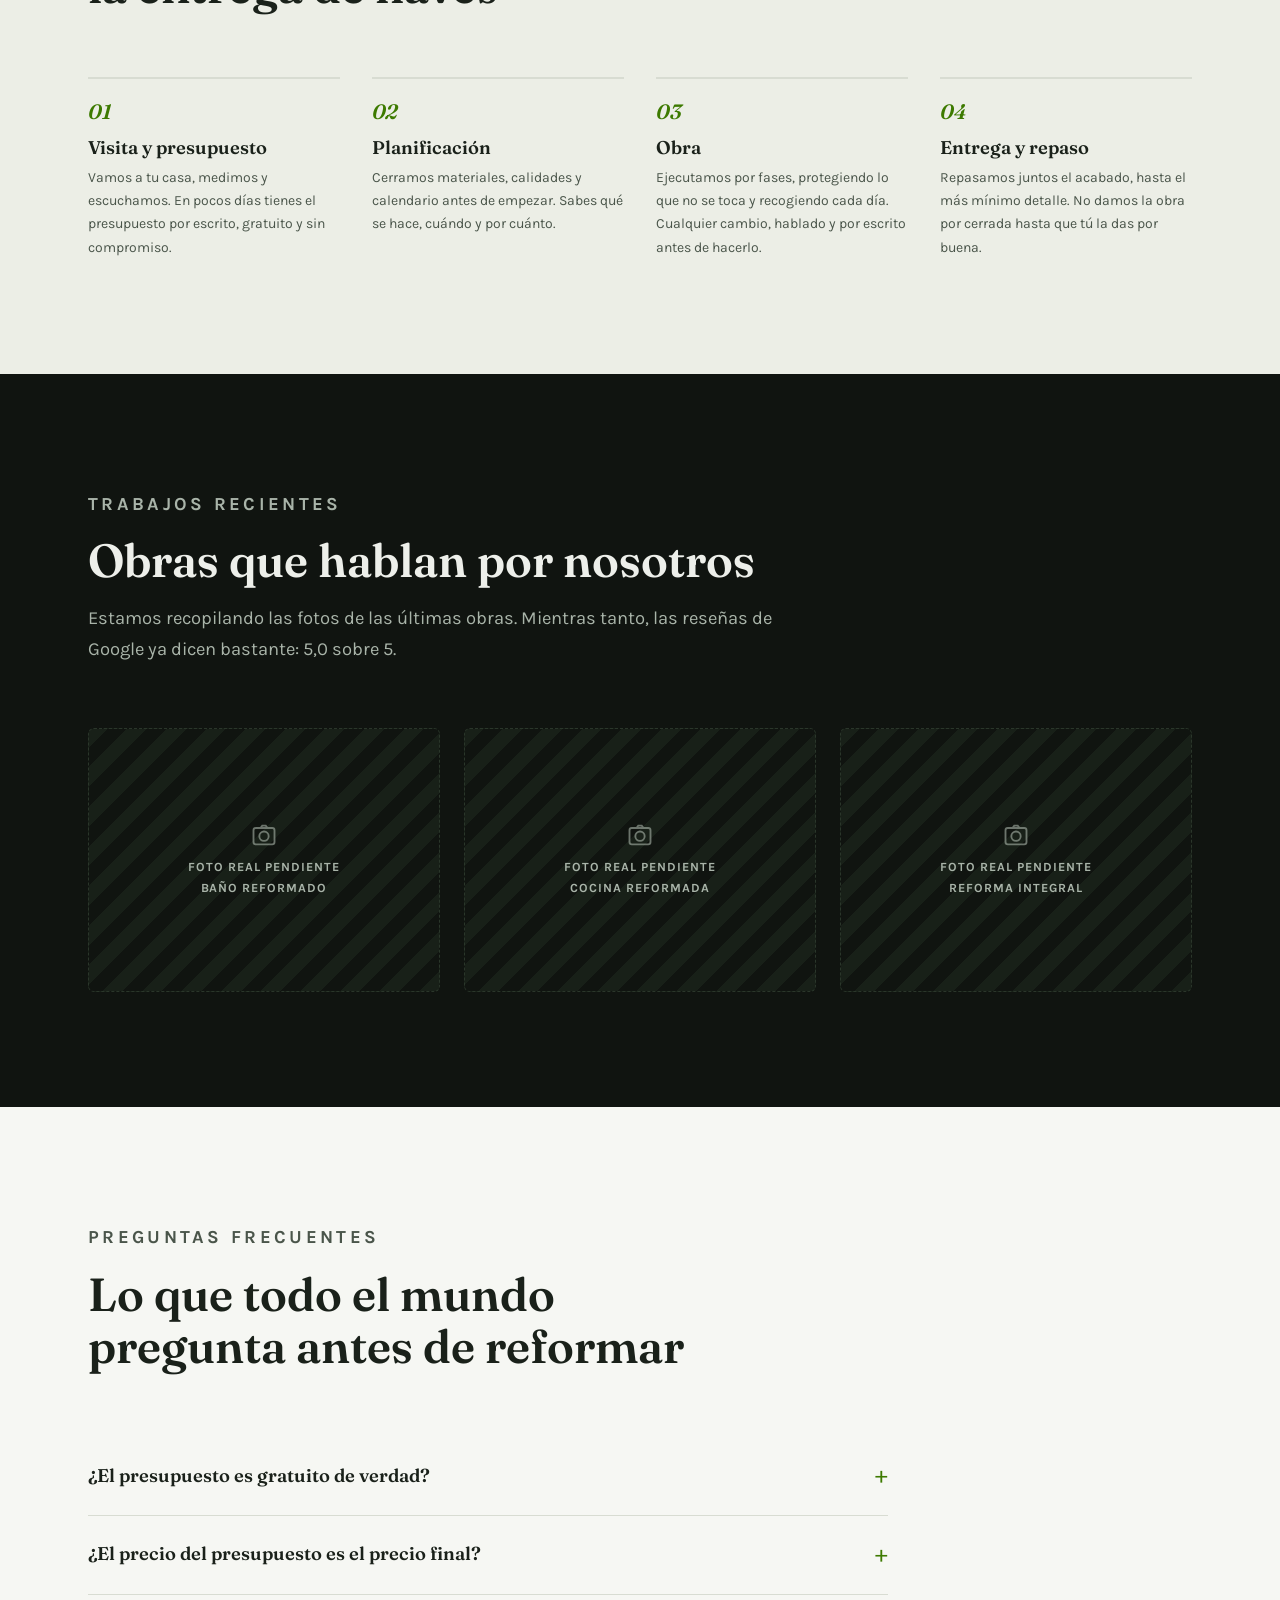
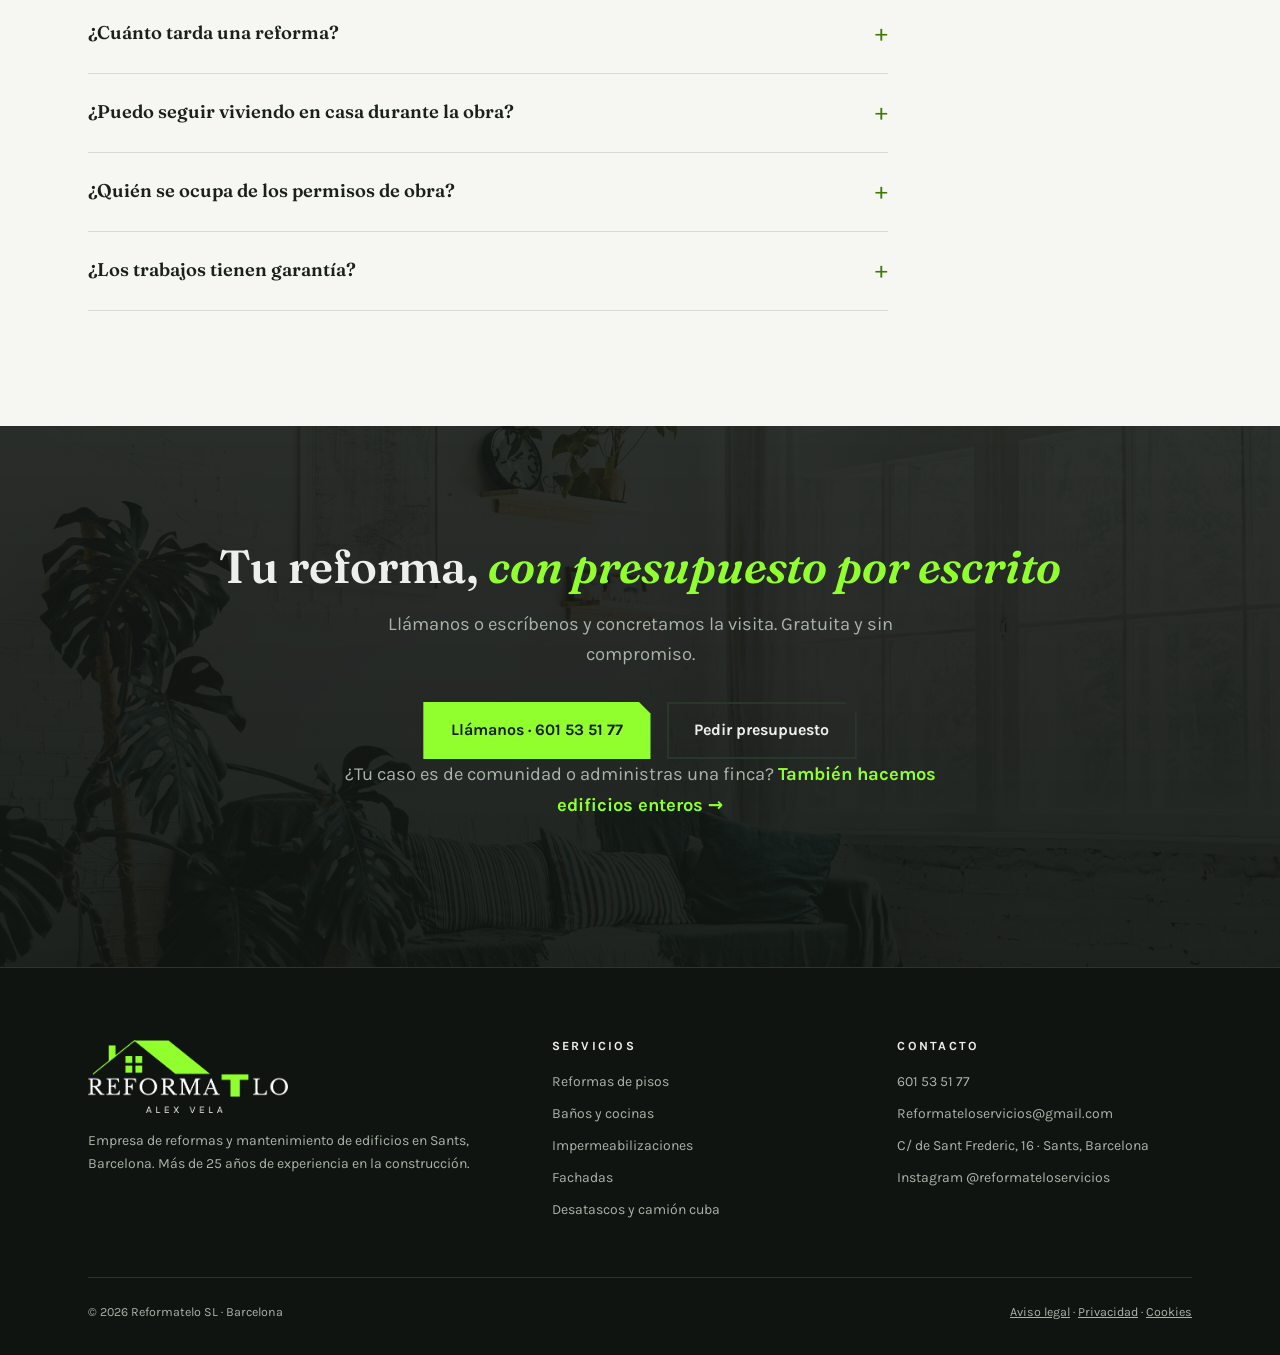
<file: reformas.html>
<!DOCTYPE html>
<html lang="es">
<head>
  <meta charset="UTF-8">
  <meta name="viewport" content="width=device-width, initial-scale=1.0">
  <title>Reformas de pisos en Barcelona · Reformatelo</title>
  <meta name="description" content="Reformas integrales de pisos, baños y cocinas en Barcelona. Pintura, pladur, cambios de distribución e instalaciones de agua y luz. Presupuesto gratuito y sin compromiso.">
  <link rel="canonical" href="https://www.reformatelo.net/reformas.html">

  <!-- ---------- Idiomas: ver la nota completa en index.html ---------- -->
  <link rel="alternate" hreflang="es" href="https://www.reformatelo.net/reformas.html">
  <link rel="alternate" hreflang="ca" href="https://www.reformatelo.net/reformas.html?lang=ca">
  <link rel="alternate" hreflang="en" href="https://www.reformatelo.net/reformas.html?lang=en">
  <link rel="alternate" hreflang="x-default" href="https://www.reformatelo.net/reformas.html">
  <script src="js/i18n.js"></script>

  <meta property="og:type" content="website">
  <meta property="og:title" content="Reformas de pisos en Barcelona · Reformatelo">
  <meta property="og:description" content="Reformas integrales, baños y cocinas con más de 25 años de oficio. Presupuesto gratuito y sin compromiso.">
  <meta property="og:url" content="https://www.reformatelo.net/reformas.html">
  <meta property="og:image" content="https://www.reformatelo.net/assets/logo-reformatelo.png">
  <meta property="og:locale" content="es_ES">
  <link rel="icon" type="image/png" href="assets/favicon.png">
  <link rel="preconnect" href="https://fonts.googleapis.com">
  <link rel="preconnect" href="https://fonts.gstatic.com" crossorigin>
  <link href="https://fonts.googleapis.com/css2?family=Fraunces:ital,opsz,wght@0,9..144,600;0,9..144,700;1,9..144,600&family=Karla:wght@400;500;700&display=swap" rel="stylesheet">
  <link rel="stylesheet" href="css/styles.css">
</head>
<body>
  <a class="skip-link" href="#contingut">Saltar al contenido</a>

  <header class="site-nav">
    <div class="nav-inner container">
      <a class="nav-logo" href="index.html" aria-label="Reformatelo — inicio">
        <img src="assets/logo-reformatelo.png" alt="Reformatelo — Alex Vela" width="176" height="64" fetchpriority="high">
      </a>
      <nav class="nav-links" aria-label="Principal">
        <a href="index.html">Inicio</a>
        <a href="reformas.html" aria-current="page">Reformas</a>
        <a href="comunidades.html">Comunidades</a>
        <a href="contacto.html">Contacto</a>
      </nav>
      <a class="btn btn-primari btn-nav nav-tel" href="tel:+34601535177">601 53 51 77</a>

      <!-- Desplegable de idioma: ver la nota completa en index.html. -->
      <div class="tria-idioma" data-idioma-tria>
        <button class="tria-idioma-boto" type="button" data-idioma-boto
                aria-expanded="false" aria-haspopup="true"
                aria-label="Idioma de la página">
          <svg viewBox="0 0 24 24" aria-hidden="true" focusable="false"><path d="M12 2C6.48 2 2 6.48 2 12s4.48 10 10 10 10-4.48 10-10S17.52 2 12 2Zm6.93 6h-2.95a15.65 15.65 0 0 0-1.38-3.56A8.03 8.03 0 0 1 18.92 8ZM12 4.04c.83 1.2 1.48 2.53 1.91 3.96h-3.82c.43-1.43 1.08-2.76 1.91-3.96ZM4.26 14a7.85 7.85 0 0 1 0-4h3.38a16.6 16.6 0 0 0-.14 2c0 .68.06 1.34.14 2Zm.82 2h2.95c.32 1.25.78 2.45 1.38 3.56A7.99 7.99 0 0 1 5.08 16Zm2.95-8H5.08a7.99 7.99 0 0 1 4.33-3.56A15.65 15.65 0 0 0 8.03 8ZM12 19.96c-.83-1.2-1.48-2.53-1.91-3.96h3.82c-.43 1.43-1.08 2.76-1.91 3.96ZM14.34 14H9.66c-.09-.66-.16-1.32-.16-2 0-.68.07-1.35.16-2h4.68c.09.65.16 1.32.16 2 0 .68-.07 1.34-.16 2Zm.25 5.56c.6-1.11 1.06-2.31 1.38-3.56h2.95a8.03 8.03 0 0 1-4.33 3.56ZM16.36 14c.08-.66.14-1.32.14-2 0-.68-.06-1.34-.14-2h3.38a7.85 7.85 0 0 1 0 4Z"/></svg>
          <span data-idioma-actual data-sense-traduir>ES</span>
          <svg class="tria-idioma-punta" viewBox="0 0 24 24" aria-hidden="true" focusable="false"><path d="M12 15 6 9h12z"/></svg>
        </button>
        <ul class="tria-idioma-menu" data-idioma-menu data-sense-traduir hidden>
          <li><button type="button" data-idioma-opcio="ca" lang="ca">Català</button></li>
          <li><button type="button" data-idioma-opcio="es" lang="es">Castellano</button></li>
          <li><button type="button" data-idioma-opcio="en" lang="en">English</button></li>
        </ul>
      </div>

      <button class="nav-hamburger" aria-label="Abrir el menú" aria-expanded="false" aria-controls="menu-mobil">
        <span></span><span></span><span></span>
      </button>
    </div>
  </header>

  <div class="mobile-menu" id="menu-mobil">
    <a href="index.html">Inicio</a>
    <a href="reformas.html">Reformas</a>
    <a href="comunidades.html">Comunidades</a>
    <a href="contacto.html">Contacto</a>
    <a class="btn btn-primari" href="tel:+34601535177">Llámanos · 601 53 51 77</a>

    <div class="tria-idioma-mobil" data-idioma-tria data-sense-traduir>
      <button type="button" data-idioma-opcio="ca" lang="ca">Català</button>
      <button type="button" data-idioma-opcio="es" lang="es">Castellano</button>
      <button type="button" data-idioma-opcio="en" lang="en">English</button>
    </div>
  </div>

  <main id="contingut">

    <section class="hero-compacte">
      <div class="container">
        <p class="eyebrow">Para particulares</p>
        <h1>Reformas de pisos en Barcelona</h1>
        <p>De la reforma integral al último detalle: obra bien hecha, presupuesto por escrito y un solo interlocutor de principio a fin.</p>
      </div>
    </section>

    <!-- ═══ Serveis per a particulars ═══ -->
    <section class="seccio seccio-clara">
      <div class="container">
        <div class="seccio-cap reveal">
          <p class="eyebrow">Lo que hacemos en tu casa</p>
          <h2>Seis oficios, un solo equipo</h2>
          <p>No subcontratamos en cadena: la misma gente que te presupuesta es la que entra en tu casa.</p>
        </div>
        <div class="serveis-grid">
          <article class="servei reveal" id="integrales">
            <svg width="32" height="32" viewBox="0 0 24 24" fill="none" stroke="currentColor" stroke-width="1.8" stroke-linecap="round" stroke-linejoin="round" aria-hidden="true"><path d="M3 11 12 4l9 7"/><path d="M5 10v10h14V10"/><path d="M10 20v-6h4v6"/></svg>
            <h3>Reformas integrales</h3>
            <p>El piso completo: demoliciones, distribución nueva, instalaciones de agua y luz, suelos, carpintería y acabados. Una sola obra, un solo responsable.</p>
          </article>
          <article class="servei reveal" id="banos">
            <svg width="32" height="32" viewBox="0 0 24 24" fill="none" stroke="currentColor" stroke-width="1.8" stroke-linecap="round" stroke-linejoin="round" aria-hidden="true"><path d="M4 12h16v3a5 5 0 0 1-5 5H9a5 5 0 0 1-5-5v-3z"/><path d="M6 12V5a2 2 0 0 1 4 0"/><path d="M8 20l-1 2M16 20l1 2"/></svg>
            <h3>Baños</h3>
            <p>Cambio completo o renovación: fontanería, alicatados, sanitarios, mamparas y platos de ducha. También adaptaciones para personas mayores.</p>
          </article>
          <article class="servei reveal" id="cocinas">
            <svg width="32" height="32" viewBox="0 0 24 24" fill="none" stroke="currentColor" stroke-width="1.8" stroke-linecap="round" stroke-linejoin="round" aria-hidden="true"><rect x="3" y="4" width="18" height="16" rx="1"/><path d="M3 12h18"/><circle cx="8" cy="8" r="1.4"/><circle cx="16" cy="8" r="1.4"/><path d="M7 16h4"/></svg>
            <h3>Cocinas</h3>
            <p>De la instalación al mueble: replanteamos la distribución, renovamos agua, luz y gas, y dejamos la cocina lista para montar o montada.</p>
          </article>
          <article class="servei reveal" id="pintura">
            <svg width="32" height="32" viewBox="0 0 24 24" fill="none" stroke="currentColor" stroke-width="1.8" stroke-linecap="round" stroke-linejoin="round" aria-hidden="true"><rect x="4" y="3" width="16" height="6" rx="1"/><path d="M20 6h1v5H12v4"/><rect x="10.5" y="15" width="3" height="6" rx="0.5"/></svg>
            <h3>Pintura en general</h3>
            <p>Pisos, techos, puertas y radiadores. Alisado de paredes con gotelé y reparación de grietas y desconchados antes de pintar.</p>
          </article>
          <article class="servei reveal" id="pladur">
            <svg width="32" height="32" viewBox="0 0 24 24" fill="none" stroke="currentColor" stroke-width="1.8" stroke-linecap="round" stroke-linejoin="round" aria-hidden="true"><rect x="3" y="3" width="18" height="18" rx="1"/><path d="M12 3v18M3 12h9"/></svg>
            <h3>Pladur y distribución</h3>
            <p>Tabiques, trasdosados, falsos techos y muebles de obra en pladur. La manera limpia y rápida de cambiar la distribución.</p>
          </article>
          <article class="servei reveal" id="terrazas">
            <svg width="32" height="32" viewBox="0 0 24 24" fill="none" stroke="currentColor" stroke-width="1.8" stroke-linecap="round" stroke-linejoin="round" aria-hidden="true"><path d="M3 10h18"/><path d="M5 10v10M19 10v10M3 20h18"/><path d="M12 10V4M8 4h8"/></svg>
            <h3>Terrazas</h3>
            <p>Pavimentos, impermeabilización y barandillas: la terraza deja de filtrar al vecino y vuelve a ser un sitio donde estar.</p>
          </article>
        </div>
      </div>
    </section>

    <!-- ═══ Procés ═══ -->
    <section class="seccio seccio-clara-2">
      <div class="container">
        <div class="seccio-cap reveal">
          <p class="eyebrow">Cómo trabajamos</p>
          <h2>Del primer «hola» a la entrega de llaves</h2>
        </div>
        <div class="proces-grid">
          <div class="pas reveal">
            <h3>Visita y presupuesto</h3>
            <p>Vamos a tu casa, medimos y escuchamos. En pocos días tienes el presupuesto por escrito, gratuito y sin compromiso.</p>
          </div>
          <div class="pas reveal">
            <h3>Planificación</h3>
            <p>Cerramos materiales, calidades y calendario antes de empezar. Sabes qué se hace, cuándo y por cuánto.</p>
          </div>
          <div class="pas reveal">
            <h3>Obra</h3>
            <p>Ejecutamos por fases, protegiendo lo que no se toca y recogiendo cada día. Cualquier cambio, hablado y por escrito antes de hacerlo.</p>
          </div>
          <div class="pas reveal">
            <h3>Entrega y repaso</h3>
            <p>Repasamos juntos el acabado, hasta el más mínimo detalle. No damos la obra por cerrada hasta que tú la das por buena.</p>
          </div>
        </div>
      </div>
    </section>

    <!-- ═══ Treballs (placeholders honestos) ═══ -->
    <section class="seccio seccio-fosca">
      <div class="container">
        <div class="seccio-cap reveal">
          <p class="eyebrow">Trabajos recientes</p>
          <h2>Obras que hablan por nosotros</h2>
          <p>Estamos recopilando las fotos de las últimas obras. Mientras tanto, las reseñas de Google ya dicen bastante: 5,0 sobre 5.</p>
        </div>
        <div class="fotos-grid">
          <!-- FOTO REAL PENDENT: bany reformat (abans/després si en tenen) -->
          <div class="foto-pendent reveal">
            <svg width="28" height="28" viewBox="0 0 24 24" fill="none" stroke="currentColor" stroke-width="1.6" aria-hidden="true"><rect x="3" y="6" width="18" height="14" rx="2"/><circle cx="12" cy="13" r="4"/><path d="M9 6l1.5-2h3L15 6"/></svg>
            <span>Foto real pendiente<br>Baño reformado</span>
          </div>
          <!-- FOTO REAL PENDENT: cuina reformada -->
          <div class="foto-pendent reveal">
            <svg width="28" height="28" viewBox="0 0 24 24" fill="none" stroke="currentColor" stroke-width="1.6" aria-hidden="true"><rect x="3" y="6" width="18" height="14" rx="2"/><circle cx="12" cy="13" r="4"/><path d="M9 6l1.5-2h3L15 6"/></svg>
            <span>Foto real pendiente<br>Cocina reformada</span>
          </div>
          <!-- FOTO REAL PENDENT: reforma integral (saló o distribució nova) -->
          <div class="foto-pendent reveal">
            <svg width="28" height="28" viewBox="0 0 24 24" fill="none" stroke="currentColor" stroke-width="1.6" aria-hidden="true"><rect x="3" y="6" width="18" height="14" rx="2"/><circle cx="12" cy="13" r="4"/><path d="M9 6l1.5-2h3L15 6"/></svg>
            <span>Foto real pendiente<br>Reforma integral</span>
          </div>
        </div>
      </div>
    </section>

    <!-- ═══ FAQ particulars ═══ -->
    <section class="seccio seccio-clara">
      <div class="container">
        <div class="seccio-cap reveal">
          <p class="eyebrow">Preguntas frecuentes</p>
          <h2>Lo que todo el mundo pregunta antes de reformar</h2>
        </div>
        <div class="faq-llista reveal">
          <details class="faq-item">
            <summary>¿El presupuesto es gratuito de verdad?</summary>
            <p>Sí. Visitamos tu casa, medimos y te damos el presupuesto por escrito sin coste y sin compromiso. Si no sigues adelante, no pasa nada y no debes nada.</p>
          </details>
          <details class="faq-item">
            <summary>¿El precio del presupuesto es el precio final?</summary>
            <p>El presupuesto va detallado por partidas y nos comprometemos con él. Solo cambia si tú pides cambios sobre lo acordado o si aparece algo imposible de ver antes de abrir (una tubería podrida, por ejemplo) — y en ese caso te lo explicamos y lo apruebas por escrito antes de tocar nada.</p>
          </details>
          <details class="faq-item">
            <summary>¿Cuánto tarda una reforma?</summary>
            <p>Como referencia orientativa: un baño, dos o tres semanas; una cocina, tres o cuatro; un piso integral, de dos a tres meses según metros y calidades. El plazo concreto de tu obra va por escrito en el presupuesto.</p>
          </details>
          <details class="faq-item">
            <summary>¿Puedo seguir viviendo en casa durante la obra?</summary>
            <p>En baños, cocinas y pintura, normalmente sí: trabajamos por fases, protegemos el resto de la casa y recogemos cada día. En reformas integrales suele compensar buscar alternativa unas semanas; te lo diremos con franqueza en la visita.</p>
          </details>
          <details class="faq-item">
            <summary>¿Quién se ocupa de los permisos de obra?</summary>
            <p>Nosotros. Preparamos la documentación para el permiso municipal que pida tu obra y te decimos desde el principio si tu caso necesita licencia o basta con un comunicado.</p>
          </details>
          <details class="faq-item">
            <summary>¿Los trabajos tienen garantía?</summary>
            <p>Sí: respondemos de nuestros trabajos conforme a las garantías legales de la construcción, y si algo no queda bien, volvemos y lo arreglamos. Llevamos más de 25 años en esto porque los clientes repiten.</p>
          </details>
        </div>
      </div>
    </section>

    <!-- ═══ CTA final ═══ -->
    <section class="seccio seccio-fosca cta-final">
      <div class="container reveal">
        <h2>Tu reforma, <em>con presupuesto por escrito</em></h2>
        <p>Llámanos o escríbenos y concretamos la visita. Gratuita y sin compromiso.</p>
        <div class="hero-cta">
          <a class="btn btn-primari" href="tel:+34601535177">Llámanos · 601 53 51 77</a>
          <a class="btn btn-contorn" href="contacto.html">Pedir presupuesto</a>
        </div>
        <p class="hero-nota">¿Tu caso es de comunidad o administras una finca? <a href="comunidades.html">También hacemos edificios enteros →</a></p>
      </div>
    </section>
  </main>

  <footer class="site-footer">
    <div class="container">
      <div class="footer-grid">
        <div class="footer-marca">
          <img src="assets/logo-reformatelo.png" alt="Reformatelo — Alex Vela" width="200" height="73" loading="lazy">
          <p>Empresa de reformas y mantenimiento de edificios en Sants, Barcelona. Más de 25 años de experiencia en la construcción.</p>
        </div>
        <div class="footer-col">
          <h3>Servicios</h3>
          <ul>
            <li><a href="reformas.html">Reformas de pisos</a></li>
            <li><a href="reformas.html#banos">Baños y cocinas</a></li>
            <li><a href="comunidades.html#impermeabilizacion">Impermeabilizaciones</a></li>
            <li><a href="comunidades.html#fachadas">Fachadas</a></li>
            <li><a href="comunidades.html#desatascos">Desatascos y camión cuba</a></li>
          </ul>
        </div>
        <div class="footer-col">
          <h3>Contacto</h3>
          <ul>
            <li><a href="tel:+34601535177">601 53 51 77</a></li>
            <li><a href="mailto:Reformateloservicios@gmail.com">Reformateloservicios@gmail.com</a></li>
            <li>C/ de Sant Frederic, 16 · Sants, Barcelona</li>
            <li><a href="https://www.instagram.com/reformateloservicios" target="_blank" rel="noopener">Instagram @reformateloservicios</a></li>
          </ul>
        </div>
      </div>
      <div class="footer-baix">
        <span>© 2026 Reformatelo SL · Barcelona</span>
        <span>
          <a href="aviso-legal.html">Aviso legal</a> ·
          <a href="politica-privacidad.html">Privacidad</a> ·
          <a href="politica-cookies.html">Cookies</a>
        </span>
      </div>
    </div>
  </footer>

  <a class="whatsapp-float" href="https://wa.me/34601535177" target="_blank" rel="noopener" aria-label="Escríbenos por WhatsApp">
    <svg width="30" height="30" viewBox="0 0 24 24" fill="currentColor" aria-hidden="true"><path d="M12 2a10 10 0 0 0-8.6 15L2 22l5.2-1.4A10 10 0 1 0 12 2zm0 18.2c-1.5 0-3-.4-4.3-1.2l-.3-.2-3 .8.8-3-.2-.3A8.2 8.2 0 1 1 12 20.2zm4.5-6.1c-.2-.1-1.5-.7-1.7-.8-.2-.1-.4-.1-.6.1-.2.2-.6.8-.8 1-.1.2-.3.2-.5.1a6.7 6.7 0 0 1-3.4-3c-.3-.4 0-.5.1-.7l.4-.5c.1-.2.2-.3.3-.5v-.5c0-.1-.5-1.3-.7-1.8-.2-.5-.4-.4-.6-.4h-.5c-.2 0-.5.1-.7.3-.2.3-.9.9-.9 2.2s.9 2.5 1 2.7c.1.2 1.8 2.8 4.4 3.9.6.3 1.1.4 1.5.6.6.2 1.2.2 1.6.1.5-.1 1.5-.6 1.7-1.2.2-.6.2-1.1.2-1.2l-.5-.4z"/></svg>
  </a>

  <script src="js/traduccions.js"></script>
  <script src="js/main.js"></script>
</body>
</html>
</file>
<file: css/styles.css>
/* ============================================================
   styles.css — REFORMATELO (Alex Vela) · Sants, Barcelona
   Paleta «asfalt i alta visibilitat»: el verd #90FF2D surt del
   logo; el negre asfalt, de l'ofici (tela asfàltica); els
   neutres clars, del guix/pladur. Vegeu PLA.md.
   ============================================================ */

:root {
  /* Colors */
  --asfalt: #101410;          /* fons dominant fosc */
  --asfalt-capa: #182018;     /* superfícies elevades sobre fosc */
  --asfalt-vora: #2A362A;     /* línies i vores sobre fosc */
  --llima: #90FF2D;           /* verd del logo — NOMÉS accents sobre fosc */
  --llima-hover: #A8FF57;
  --verd-text: #3D7A00;       /* variant fosca AA per a text sobre clar */
  --guix: #F6F7F3;            /* seccions clares (pladur) */
  --guix-capa: #ECEEE6;       /* targetes sobre clar */
  --guix-vora: #D8DCD2;
  --text-fosc: #1A211A;
  --text-fosc-suau: #4A554A;
  --text-clar: #EDEFEA;
  --text-clar-suau: #A9B4A9;
  --error: #D8504A;

  /* Tipografia */
  --font-display: 'Fraunces', Georgia, serif;
  --font-body: 'Karla', system-ui, sans-serif;
  --fs-hero: clamp(2.5rem, 6vw, 4.25rem);
  --fs-h2: clamp(1.9rem, 4vw, 2.9rem);
  --fs-h3: clamp(1.25rem, 2.2vw, 1.55rem);
  --fs-lg: 1.15rem;
  --fs-base: 1rem;
  --fs-sm: 0.875rem;
  --fs-xs: 0.78rem;
  --tracking-eyebrow: 0.18em;
  --tracking-label: 0.08em;

  /* Espai i forma */
  --seccio: clamp(4rem, 9vw, 7.5rem);
  --container: 1200px;
  --container-pad: clamp(1.25rem, 5vw, 3rem);
  --radius: 6px;
  --xamfra: 12px; /* cantonada tallada dels botons — eco de la teulada del logo */
}

/* ── Reset breu ── */
*, *::before, *::after { box-sizing: border-box; margin: 0; padding: 0; }
html { scroll-behavior: smooth; }
body {
  font-family: var(--font-body);
  font-size: var(--fs-base);
  line-height: 1.65;
  color: var(--text-fosc);
  background: var(--asfalt);
  -webkit-font-smoothing: antialiased;
}
img { max-width: 100%; height: auto; display: block; }
a { color: inherit; }
ul, ol { list-style-position: inside; }
h1, h2, h3 { font-family: var(--font-display); font-weight: 600; line-height: 1.12; text-wrap: balance; }

:focus-visible {
  outline: 3px solid var(--llima);
  outline-offset: 3px;
  border-radius: 2px;
}
.seccio-clara :focus-visible { outline-color: var(--verd-text); }

.container { max-width: var(--container); margin-inline: auto; padding-inline: var(--container-pad); }

.skip-link {
  position: absolute; left: -9999px; top: 0;
  background: var(--llima); color: var(--text-fosc);
  padding: 0.6rem 1rem; z-index: 200; font-weight: 700;
}
.skip-link:focus { left: 0; }

/* ── Seccions fosques / clares ── */
.seccio { padding-block: var(--seccio); }
.seccio-fosca { background: var(--asfalt); color: var(--text-clar); }
.seccio-clara { background: var(--guix); color: var(--text-fosc); }
.seccio-clara-2 { background: var(--guix-capa); color: var(--text-fosc); }

.eyebrow {
  display: inline-block;
  font-size: var(--fs-xs);
  font-weight: 700;
  letter-spacing: var(--tracking-eyebrow);
  text-transform: uppercase;
  margin-bottom: 1rem;
}
.seccio-fosca .eyebrow, .hero .eyebrow, .hero-compacte .eyebrow { color: var(--llima); }
.seccio-clara .eyebrow, .seccio-clara-2 .eyebrow { color: var(--verd-text); }

.seccio-cap { max-width: 46rem; margin-bottom: clamp(2.5rem, 5vw, 4rem); }
.seccio-cap h2 { font-size: var(--fs-h2); margin-bottom: 1rem; }
.seccio-cap p { font-size: var(--fs-lg); }
.seccio-fosca .seccio-cap p { color: var(--text-clar-suau); }
.seccio-clara .seccio-cap p, .seccio-clara-2 .seccio-cap p { color: var(--text-fosc-suau); }

/* ── Botons (xamfrà superior dret = angle de teulada) ── */
.btn {
  display: inline-flex; align-items: center; gap: 0.55rem;
  font-family: var(--font-body);
  font-weight: 700; font-size: var(--fs-base);
  padding: 0.85rem 1.6rem;
  border: 2px solid transparent;
  cursor: pointer; text-decoration: none;
  clip-path: polygon(0 0, calc(100% - var(--xamfra)) 0, 100% var(--xamfra), 100% 100%, 0 100%);
  transition: background-color 0.2s ease, color 0.2s ease, border-color 0.2s ease;
}
.btn-primari { background: var(--llima); color: var(--text-fosc); }
.btn-primari:hover { background: var(--llima-hover); }
.btn-contorn { background: transparent; color: var(--text-clar); border-color: var(--asfalt-vora); }
.btn-contorn:hover { border-color: var(--llima); color: var(--llima); }
.seccio-clara .btn-contorn, .seccio-clara-2 .btn-contorn { color: var(--text-fosc); border-color: var(--guix-vora); }
.seccio-clara .btn-contorn:hover, .seccio-clara-2 .btn-contorn:hover { border-color: var(--verd-text); color: var(--verd-text); }
.btn svg { flex-shrink: 0; }

/* ── Navegació ── */
.site-nav {
  position: fixed; inset-inline: 0; top: 0; z-index: 100;
  background: rgba(16, 20, 16, 0.55);
  backdrop-filter: blur(10px);
  -webkit-backdrop-filter: blur(10px);
  border-bottom: 1px solid transparent;
  transition: background-color 0.3s ease, border-color 0.3s ease;
}
.site-nav.scrolled { background: rgba(16, 20, 16, 0.92); border-bottom-color: var(--asfalt-vora); }
.nav-inner {
  display: flex; align-items: center; justify-content: space-between;
  gap: 1.5rem; min-height: 76px;
}
.nav-logo img { width: 176px; height: 64px; object-fit: contain; }
.nav-links { display: flex; gap: 1.75rem; align-items: center; }
.nav-links a {
  color: var(--text-clar); text-decoration: none;
  font-weight: 500; font-size: var(--fs-sm);
  letter-spacing: var(--tracking-label);
  text-transform: uppercase;
  padding-block: 0.4rem;
  border-bottom: 2px solid transparent;
  transition: color 0.2s ease, border-color 0.2s ease;
}
.nav-links a:hover { color: var(--llima); }
.nav-links a[aria-current="page"] { color: var(--llima); border-bottom-color: var(--llima); }
.nav-tel { white-space: nowrap; }

.nav-hamburger {
  display: none;
  background: none; border: 0; cursor: pointer;
  width: 44px; height: 44px;
  flex-direction: column; justify-content: center; align-items: center; gap: 6px;
}
.nav-hamburger span {
  display: block; width: 26px; height: 2px;
  background: var(--text-clar);
  transition: transform 0.25s ease, opacity 0.25s ease;
}
.nav-hamburger.active span:nth-child(1) { transform: translateY(8px) rotate(45deg); }
.nav-hamburger.active span:nth-child(2) { opacity: 0; }
.nav-hamburger.active span:nth-child(3) { transform: translateY(-8px) rotate(-45deg); }

.mobile-menu {
  position: fixed; inset: 0; z-index: 90;
  background: var(--asfalt);
  display: flex; flex-direction: column; justify-content: center; align-items: center; gap: 2rem;
  opacity: 0; visibility: hidden;
  transition: opacity 0.25s ease, visibility 0.25s ease;
}
.mobile-menu.open { opacity: 1; visibility: visible; }
.mobile-menu a {
  color: var(--text-clar); text-decoration: none;
  font-family: var(--font-display); font-size: 1.8rem; font-weight: 600;
}
.mobile-menu a:hover { color: var(--llima); }
.mobile-menu .btn { font-family: var(--font-body); font-size: 1.1rem; }

/* ── Hero (portada) ── */
.hero {
  position: relative;
  display: flex; align-items: center;
  min-height: 92vh;
  padding-block: 9rem 5rem;
  background:
    linear-gradient(90deg, rgba(16,20,16,0.94) 0%, rgba(16,20,16,0.82) 42%, rgba(16,20,16,0.52) 100%),
    url('../assets/stock-salon-calido.jpg') center/cover no-repeat,
    var(--asfalt);
  color: var(--text-clar);
  overflow: hidden;
}
.hero-inner { position: relative; z-index: 2; max-width: 52rem; }
.hero h1 { font-size: var(--fs-hero); margin-bottom: 1.4rem; }
.hero h1 em { font-style: italic; color: var(--llima); }
.hero-sub { font-size: var(--fs-lg); color: var(--text-clar-suau); max-width: 40rem; margin-bottom: 2.2rem; }
.hero-cta { display: flex; flex-wrap: wrap; gap: 1rem; align-items: center; }
.hero-nota { margin-top: 1.4rem; font-size: var(--fs-sm); color: var(--text-clar-suau); }
.hero-nota strong { color: var(--text-clar); }
.hero-nota a { color: var(--llima); font-weight: 700; text-decoration: none; }
.hero-nota a:hover { text-decoration: underline; }

/* Teulada del logo dibuixada al fons del hero (decorativa) */
.hero-teulada {
  position: absolute; right: -6%; bottom: -8%;
  width: min(46vw, 640px); height: auto;
  z-index: 1; opacity: 0.38;
  pointer-events: none;
}
.hero-teulada path {
  fill: none; stroke: var(--llima); stroke-width: 3;
  stroke-linecap: round; stroke-linejoin: round;
}
.hero-teulada .teulada-traç {
  stroke-dasharray: 1600;
  stroke-dashoffset: 1600;
  animation: dibuixa 2.2s ease-out 0.3s forwards;
}
@keyframes dibuixa { to { stroke-dashoffset: 0; } }

/* Hero compacte (pàgines interiors) */
.hero-compacte {
  padding-block: 9rem 4rem;
  background: var(--asfalt); color: var(--text-clar);
}
.hero-compacte h1 { font-size: clamp(2.2rem, 4.5vw, 3.4rem); margin-bottom: 1rem; }
.hero-compacte p { font-size: var(--fs-lg); color: var(--text-clar-suau); max-width: 44rem; }

/* ── Tria de camí (portada): particular vs comunitat ── */
.camins { display: grid; grid-template-columns: 1fr 1fr; gap: clamp(1.5rem, 3vw, 2.5rem); }
.cami {
  --cami-pad: clamp(1.75rem, 3.5vw, 2.75rem);
  display: flex; flex-direction: column;
  background: var(--guix-capa);
  border: 1px solid var(--guix-vora);
  border-radius: var(--radius);
  padding: var(--cami-pad);
  overflow: hidden;
  text-decoration: none;
  transition: border-color 0.2s ease, transform 0.2s ease;
}
.cami-img {
  display: block;
  width: calc(100% + var(--cami-pad) * 2);
  height: clamp(150px, 20vw, 210px);
  object-fit: cover; object-position: center;
  margin: calc(var(--cami-pad) * -1) calc(var(--cami-pad) * -1) 1.6rem;
}
.cami:hover { border-color: var(--verd-text); transform: translateY(-4px); }
.cami .eyebrow { margin-bottom: 0.6rem; }
.cami h3 { font-size: var(--fs-h3); margin-bottom: 0.8rem; }
.cami p { color: var(--text-fosc-suau); margin-bottom: 1.2rem; }
.cami ul { list-style: none; margin-bottom: 1.6rem; }
.cami li { padding-left: 1.4rem; position: relative; margin-bottom: 0.45rem; color: var(--text-fosc-suau); }
.cami li::before {
  content: ""; position: absolute; left: 0; top: 0.62em;
  width: 0.7em; height: 2px; background: var(--verd-text);
}
.cami-enllac {
  margin-top: auto; font-weight: 700; color: var(--verd-text);
  display: inline-flex; align-items: center; gap: 0.4rem;
}
.cami:hover .cami-enllac { text-decoration: underline; }

/* ── L'edifici (element signatura) ── */
.edifici-grid {
  display: grid; grid-template-columns: minmax(0, 1.1fr) minmax(0, 1fr);
  gap: clamp(2rem, 5vw, 4rem); align-items: center;
}
.edifici-figura svg { width: 100%; height: auto; }
.edifici-figura .traç {
  fill: none; stroke: #4A5C4A; stroke-width: 2;
  stroke-linecap: round; stroke-linejoin: round;
}
.edifici-figura .terra-linia { stroke: var(--asfalt-vora); stroke-width: 2; }
.edifici-part { cursor: pointer; }
.edifici-part .traç { transition: stroke 0.25s ease; }
.edifici-part .zona { fill: transparent; transition: fill 0.25s ease; }
.edifici-part.activa .traç { stroke: var(--llima); }
.edifici-part.activa .zona { fill: rgba(144, 255, 45, 0.08); }

.edifici-controls { display: flex; flex-direction: column; gap: 0.5rem; margin-bottom: 1.75rem; }
.edifici-boto {
  display: flex; align-items: baseline; gap: 0.8rem;
  background: none; border: 1px solid var(--asfalt-vora);
  border-radius: var(--radius);
  color: var(--text-clar);
  font-family: var(--font-body); font-size: var(--fs-base); font-weight: 500;
  text-align: left; padding: 0.7rem 1rem;
  cursor: pointer;
  transition: border-color 0.2s ease, background-color 0.2s ease;
}
.edifici-boto:hover { border-color: var(--llima); }
.edifici-boto[aria-pressed="true"] { border-color: var(--llima); background: rgba(144, 255, 45, 0.07); }
.edifici-boto .num {
  font-family: var(--font-display); font-style: italic;
  color: var(--text-clar-suau); font-size: var(--fs-sm);
}
.edifici-boto[aria-pressed="true"] .num { color: var(--llima); }

.edifici-panell {
  border-left: 2px solid var(--llima);
  padding-left: 1.25rem;
  min-height: 7.5rem;
}
.edifici-panell h3 { font-size: var(--fs-h3); margin-bottom: 0.5rem; }
.edifici-panell p { color: var(--text-clar-suau); margin-bottom: 0.8rem; }
.edifici-panell a { color: var(--llima); font-weight: 700; text-decoration: none; }
.edifici-panell a:hover { text-decoration: underline; }

/* ── Targetes de servei ── */
.serveis-grid { display: grid; grid-template-columns: repeat(3, 1fr); gap: clamp(1.25rem, 2.5vw, 2rem); }
.servei {
  background: var(--guix);
  border: 1px solid var(--guix-vora);
  border-radius: var(--radius);
  padding: 1.75rem;
  scroll-margin-top: 100px;
}
.seccio-clara .servei { background: var(--guix-capa); }
.servei svg { color: var(--verd-text); margin-bottom: 1rem; }
.servei h3 { font-size: 1.25rem; margin-bottom: 0.6rem; }
.servei p { color: var(--text-fosc-suau); font-size: var(--fs-sm); }

/* ── Valors / per què nosaltres ── */
.valors-grid { display: grid; grid-template-columns: repeat(4, 1fr); gap: clamp(1.25rem, 2.5vw, 2rem); }
.valor h3 { font-size: 1.2rem; margin-bottom: 0.55rem; }
.valor p { color: var(--text-fosc-suau); font-size: var(--fs-sm); }
.valor .valor-num {
  font-family: var(--font-display); font-style: italic; font-weight: 600;
  color: var(--verd-text); font-size: 1.1rem;
  display: block; margin-bottom: 0.5rem;
}

/* ── Estadístiques ── */
.stats-franja {
  display: flex; flex-wrap: wrap; justify-content: center;
  gap: clamp(2rem, 6vw, 5rem);
  padding-block: clamp(2.5rem, 5vw, 4rem);
  border-block: 1px solid var(--asfalt-vora);
}
.stat { text-align: center; }
.stat-number {
  font-family: var(--font-display); font-weight: 700;
  font-size: clamp(2.4rem, 5vw, 3.6rem);
  color: var(--llima); line-height: 1;
}
.stat-label {
  display: block; margin-top: 0.5rem;
  font-size: var(--fs-xs); font-weight: 700;
  letter-spacing: var(--tracking-eyebrow); text-transform: uppercase;
  color: var(--text-clar-suau);
}

/* ── Procés ── */
.proces-grid { display: grid; grid-template-columns: repeat(4, 1fr); gap: clamp(1.25rem, 2.5vw, 2rem); counter-reset: pas; }
.pas { position: relative; padding-top: 1rem; border-top: 2px solid var(--guix-vora); }
.pas::before {
  counter-increment: pas; content: counter(pas, decimal-leading-zero);
  font-family: var(--font-display); font-style: italic; font-weight: 600;
  color: var(--verd-text); font-size: 1.3rem;
  display: block; margin-bottom: 0.5rem;
}
.pas h3 { font-size: 1.15rem; margin-bottom: 0.5rem; }
.pas p { color: var(--text-fosc-suau); font-size: var(--fs-sm); }

/* ── Placeholder de fotos (maqueta honesta) ── */
.fotos-grid { display: grid; grid-template-columns: repeat(3, 1fr); gap: clamp(1rem, 2vw, 1.5rem); }
.foto-pendent {
  aspect-ratio: 4 / 3;
  border: 1px dashed var(--asfalt-vora);
  border-radius: var(--radius);
  background: repeating-linear-gradient(-45deg, var(--asfalt-capa) 0 14px, var(--asfalt) 14px 28px);
  display: flex; flex-direction: column; justify-content: center; align-items: center; gap: 0.5rem;
  color: var(--text-clar-suau); font-size: var(--fs-xs);
  letter-spacing: var(--tracking-label); text-transform: uppercase; font-weight: 700;
  text-align: center; padding: 1rem;
}
.foto-pendent svg { opacity: 0.6; }

/* ── Fotos reals d'obra (provinents de l'Instagram del client) ── */
.foto-obra {
  position: relative;
  aspect-ratio: 4 / 3;
  border-radius: var(--radius);
  overflow: hidden;
  margin: 0;
}
.foto-obra img {
  width: 100%; height: 100%;
  object-fit: cover; object-position: center;
  display: block;
}
.foto-obra--terrat img { object-position: center 42%; }
.foto-obra figcaption {
  position: absolute; inset-inline: 0; bottom: 0;
  padding: 2rem 1rem 0.8rem;
  background: linear-gradient(transparent, rgba(10, 13, 10, 0.82));
  color: var(--text-clar); font-size: var(--fs-xs);
  font-weight: 700; letter-spacing: var(--tracking-label); text-transform: uppercase;
}

/* «Per què nosaltres» amb foto d'equip al costat */
.perque-grid {
  display: grid; grid-template-columns: 2fr 3fr;
  gap: clamp(1.5rem, 4vw, 3.5rem); align-items: center;
}
.perque-grid .foto-obra { aspect-ratio: 4 / 5; height: 100%; }
.perque-grid .valors-grid { grid-template-columns: repeat(2, 1fr); }

/* ── FAQ ── */
.faq-llista { max-width: 50rem; }
.faq-item {
  border-bottom: 1px solid var(--guix-vora);
}
.faq-item summary {
  list-style: none;
  display: flex; justify-content: space-between; align-items: center; gap: 1rem;
  padding-block: 1.2rem;
  cursor: pointer;
  font-family: var(--font-display); font-weight: 600; font-size: 1.15rem;
}
.faq-item summary::-webkit-details-marker { display: none; }
.faq-item summary::after {
  content: "+";
  font-family: var(--font-body); font-weight: 400; font-size: 1.5rem;
  color: var(--verd-text); flex-shrink: 0;
  transition: transform 0.2s ease;
}
.faq-item[open] summary::after { transform: rotate(45deg); }
.faq-item p { padding-bottom: 1.3rem; color: var(--text-fosc-suau); max-width: 44rem; }

/* ── CTA final ── */
.cta-final {
  text-align: center;
  position: relative;
  background:
    linear-gradient(rgba(16,20,16,0.86), rgba(16,20,16,0.92)),
    url('../assets/stock-salon-luminoso.jpg') center/cover no-repeat,
    var(--asfalt);
}
.cta-final h2 { font-size: var(--fs-h2); margin-bottom: 1rem; }
.cta-final h2 em { font-style: italic; color: var(--llima); }
.cta-final p { color: var(--text-clar-suau); font-size: var(--fs-lg); max-width: 38rem; margin: 0 auto 2rem; }
.cta-final .hero-cta { justify-content: center; }

/* ── Franja solidària ── */
.solidari {
  display: flex; align-items: center; justify-content: center; gap: 0.75rem;
  padding-block: 1.4rem;
  background: var(--guix-capa);
  border-top: 1px solid var(--guix-vora);
  font-size: var(--fs-sm); color: var(--text-fosc-suau);
  text-align: center; padding-inline: var(--container-pad);
}
.solidari svg { color: var(--verd-text); flex-shrink: 0; }

/* ── Formulari de contacte ── */
.hero-contacte { padding-block: 8rem 2.5rem; } /* hero curt: formulari per sobre del fold */
.seccio-contacte { padding-top: 3rem; }
.field-error { color: var(--error); font-size: var(--fs-xs); display: block; margin-top: 4px; }
.form-field input:user-invalid, .form-field textarea:user-invalid { border-color: var(--error); }

.contacte-grid {
  display: grid; grid-template-columns: minmax(0, 1.15fr) minmax(0, 1fr);
  gap: clamp(2rem, 5vw, 4rem);
  align-items: start;
}
.form-field { margin-bottom: 1.2rem; }
.form-field label {
  display: block; font-weight: 700; font-size: var(--fs-sm);
  margin-bottom: 0.35rem;
}
.form-field input,
.form-field select,
.form-field textarea {
  width: 100%;
  font-family: var(--font-body); font-size: 1rem; /* ≥16px: evita zoom iOS */
  color: var(--text-fosc);
  background: var(--guix);
  border: 1px solid var(--guix-vora);
  border-radius: var(--radius);
  padding: 0.75rem 0.9rem;
  transition: border-color 0.2s ease;
}
.form-field input:hover, .form-field select:hover, .form-field textarea:hover { border-color: var(--text-fosc-suau); }
.form-field textarea { resize: vertical; min-height: 7rem; }
.form-dues { display: grid; grid-template-columns: 1fr 1fr; gap: 1rem; }
.form-privacitat { display: flex; align-items: flex-start; gap: 0.6rem; font-size: var(--fs-sm); color: var(--text-fosc-suau); margin-bottom: 1.4rem; }
.form-privacitat input { width: 1.1rem; height: 1.1rem; margin-top: 0.2rem; flex-shrink: 0; }
.form-privacitat a { color: var(--verd-text); }
.form-success {
  display: none;
  background: var(--guix-capa); border: 1px solid var(--verd-text);
  border-radius: var(--radius); padding: 2rem; text-align: center;
}
.form-success.visible { display: block; }
.form-success h3 { color: var(--verd-text); margin-bottom: 0.5rem; }

.contacte-dades h2 { font-size: var(--fs-h3); margin-bottom: 1.2rem; }
.dada { display: flex; gap: 0.9rem; align-items: flex-start; margin-bottom: 1.3rem; }
.dada svg { color: var(--verd-text); flex-shrink: 0; margin-top: 0.2rem; }
.dada a { color: var(--text-fosc); }
.dada .dada-titol { font-weight: 700; display: block; font-size: var(--fs-sm); }
.mapa-wrap {
  margin-top: 1.5rem;
  border-radius: var(--radius); overflow: hidden;
  border: 1px solid var(--guix-vora);
}
.mapa-wrap iframe { display: block; width: 100%; height: 300px; border: 0; }
.contacte-dades .foto-obra { margin-top: 1.5rem; }

/* ── Footer ── */
.site-footer {
  background: var(--asfalt); color: var(--text-clar-suau);
  padding-block: clamp(3rem, 6vw, 4.5rem) 2rem;
  border-top: 1px solid var(--asfalt-vora);
}
.footer-grid {
  display: grid; grid-template-columns: 1.4fr 1fr 1fr; gap: clamp(2rem, 4vw, 3.5rem);
  margin-bottom: 3rem;
}
.footer-marca img { width: 200px; height: 73px; object-fit: contain; margin-bottom: 1rem; }
.footer-marca p { font-size: var(--fs-sm); max-width: 26rem; }
.footer-col h3 {
  font-family: var(--font-body); font-size: var(--fs-xs); font-weight: 700;
  letter-spacing: var(--tracking-eyebrow); text-transform: uppercase;
  color: var(--text-clar); margin-bottom: 1rem;
}
.footer-col ul { list-style: none; }
.footer-col li { margin-bottom: 0.55rem; font-size: var(--fs-sm); }
.footer-col a { color: var(--text-clar-suau); text-decoration: none; }
.footer-col a:hover { color: var(--llima); }
.footer-baix {
  border-top: 1px solid var(--asfalt-vora);
  padding-top: 1.5rem;
  display: flex; flex-wrap: wrap; justify-content: space-between; gap: 1rem;
  font-size: var(--fs-xs);
}
.footer-baix a { color: var(--text-clar-suau); }
.footer-baix a:hover { color: var(--llima); }

/* ── Botó flotant de WhatsApp (únic element pulsant permès) ── */
.whatsapp-float {
  position: fixed; right: 1.25rem; bottom: 1.25rem; z-index: 80;
  width: 58px; height: 58px;
  display: flex; align-items: center; justify-content: center;
  background: #25D366; color: #fff;
  border-radius: 50%;
  box-shadow: 0 4px 16px rgba(0, 0, 0, 0.35);
  animation: puls 2.6s ease-in-out infinite;
}
.whatsapp-float:hover { background: #1EBE5A; }
@keyframes puls {
  0%, 100% { box-shadow: 0 4px 16px rgba(0, 0, 0, 0.35), 0 0 0 0 rgba(37, 211, 102, 0.45); }
  50% { box-shadow: 0 4px 16px rgba(0, 0, 0, 0.35), 0 0 0 12px rgba(37, 211, 102, 0); }
}

/* ── Scroll reveal (d'un sol tret — mai es torna a amagar) ── */
.reveal { opacity: 0; transform: translateY(24px); transition: opacity 0.6s ease, transform 0.6s ease; }
.reveal.visible { opacity: 1; transform: none; }

/* ── Pàgines legals ── */
.legal-cos { max-width: 46rem; }
.legal-cos h2 { font-size: 1.4rem; margin: 2rem 0 0.75rem; }
.legal-cos p, .legal-cos ul { margin-bottom: 1rem; color: var(--text-fosc-suau); }
.legal-cos a { color: var(--verd-text); }

/* ============================================================
   Responsive
   ============================================================ */
@media (max-width: 900px) {
  .serveis-grid, .fotos-grid { grid-template-columns: repeat(2, 1fr); }
  .valors-grid, .proces-grid { grid-template-columns: repeat(2, 1fr); }
  .perque-grid { grid-template-columns: 1fr; }
  .perque-grid .foto-obra { aspect-ratio: 16 / 9; height: auto; }
  .edifici-grid { grid-template-columns: 1fr; }
  .edifici-figura { max-width: 26rem; margin-inline: auto; }
  .contacte-grid { grid-template-columns: 1fr; }
  .footer-grid { grid-template-columns: 1fr 1fr; }
}

@media (max-width: 768px) {
  .nav-links, .nav-tel { display: none; }
  .nav-hamburger { display: flex; }
  .camins { grid-template-columns: 1fr; }
  .hero { min-height: auto; padding-top: 8rem; }
  .hero-teulada { position: static; width: 100%; max-width: 26rem; margin-top: 2.5rem; opacity: 0.85; }
  .hero { display: block; }
}

@media (max-width: 520px) {
  .serveis-grid, .fotos-grid, .valors-grid, .proces-grid, .form-dues { grid-template-columns: 1fr; }
  .footer-grid { grid-template-columns: 1fr; }
  .btn { width: 100%; justify-content: center; }
  .hero-cta { flex-direction: column; align-items: stretch; }
}

/* ============================================================
   prefers-reduced-motion: mata tot el moviment
   ============================================================ */
@media (prefers-reduced-motion: reduce) {
  html { scroll-behavior: auto; }
  *, *::before, *::after {
    animation-duration: 0.01ms !important; /* sobreescriu keyframes: cas permès */
    animation-iteration-count: 1 !important;
    transition-duration: 0.01ms !important;
  }
  .hero-teulada .teulada-traç { stroke-dasharray: none; stroke-dashoffset: 0; animation: none; }
  .whatsapp-float { animation: none; }
  .reveal { opacity: 1; transform: none; }
}

/* ── Tria d'idioma (plantilla: recursos-comuns/tria-idioma.css) ──────
   L'afegeix `i18n-prepara.mjs insereix` al final del CSS de la web.
   L'aspecte NO és comú: les sis variables de sota s'han de lligar als
   tokens d'aquella web (colors, radi, tipografia), perquè el desplegable
   sembli seu i no enganxat. Només el comportament és igual a totes. */
:root {
  --tria-text: var(--text-clar);      /* text i vora del botó               */
  --tria-fons-menu: var(--guix);      /* fons del menú desplegat            */
  --tria-text-menu: var(--text-fosc); /* barra fosca, menú clar: text fosc  */
  --tria-hover: var(--asfalt-vora);
  --tria-actiu: var(--verd-text);     /* idioma triat: el llima no es llegeix sobre guix */
  --tria-radi: var(--radius);
  --tria-font: var(--font-body);
}

/* Tapa el mig segon en què la pàgina encara és en l'idioma base i el
   diccionari no ha arribat (js/i18n.js hi posa i treu la classe). */
.i18n-pendent body { opacity: 0; }

.tria-idioma { display: none; }
.te-js .tria-idioma { position: relative; display: block; flex: none; }

.tria-idioma-boto {
  display: inline-flex;
  align-items: center;
  gap: 0.35rem;
  min-height: 44px;
  padding: 0.5rem 0.7rem;
  background: transparent;
  border: 1px solid var(--tria-text);
  border-radius: var(--tria-radi);
  color: var(--tria-text);
  font-family: var(--tria-font);
  font-size: 0.85rem;
  letter-spacing: 0.02em;
  cursor: pointer;
}
.tria-idioma-boto:hover,
.tria-idioma-boto[aria-expanded='true'] { background: var(--tria-hover); }
.tria-idioma-boto svg { width: 16px; height: 16px; fill: currentColor; flex: none; }
.tria-idioma-punta { width: 11px !important; height: 11px !important; opacity: 0.7; }
.tria-idioma-boto[aria-expanded='true'] .tria-idioma-punta { transform: rotate(180deg); }

.tria-idioma-menu {
  position: absolute;
  top: calc(100% + 8px);
  right: 0;
  z-index: 110;
  min-width: 150px;
  margin: 0;
  padding: 0.4rem;
  list-style: none;
  background: var(--tria-fons-menu);
  color: var(--tria-text-menu);
  border: 1px solid var(--tria-text-menu);
  border-radius: var(--tria-radi);
  box-shadow: 0 12px 28px rgba(0, 0, 0, 0.18);
}
.tria-idioma-menu li + li { margin-top: 2px; }
.tria-idioma-menu button {
  display: flex;
  align-items: center;
  width: 100%;
  min-height: 44px;
  padding: 0.5rem 0.7rem;
  background: none;
  border: 0;
  border-radius: 4px;
  color: inherit;
  font-family: var(--tria-font);
  font-size: 0.94rem;
  text-align: left;
  cursor: pointer;
}
.tria-idioma-menu button:hover { background: var(--tria-hover); }
.tria-idioma-menu button[aria-current='true'] { font-weight: 600; color: var(--tria-actiu); }
.tria-idioma-menu button[aria-current='true']::after { content: '✓'; margin-left: auto; }
</file>
